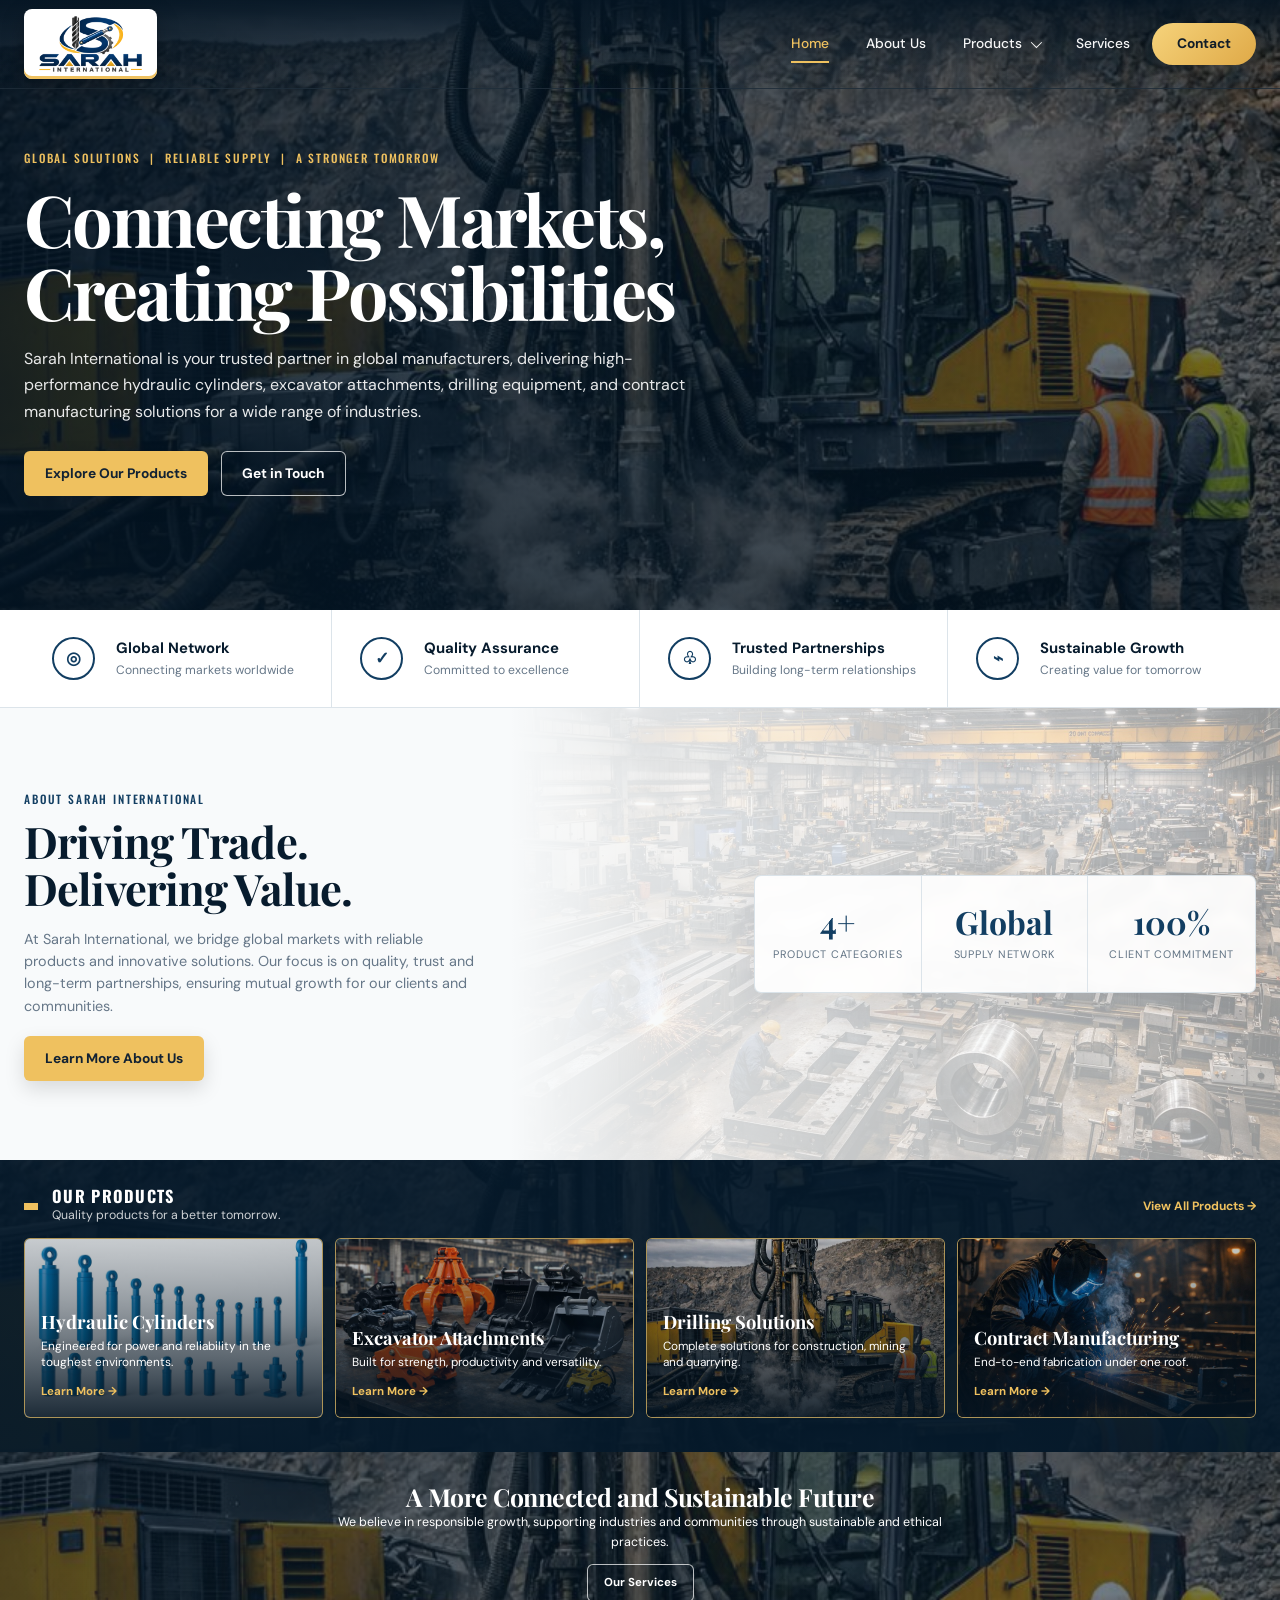
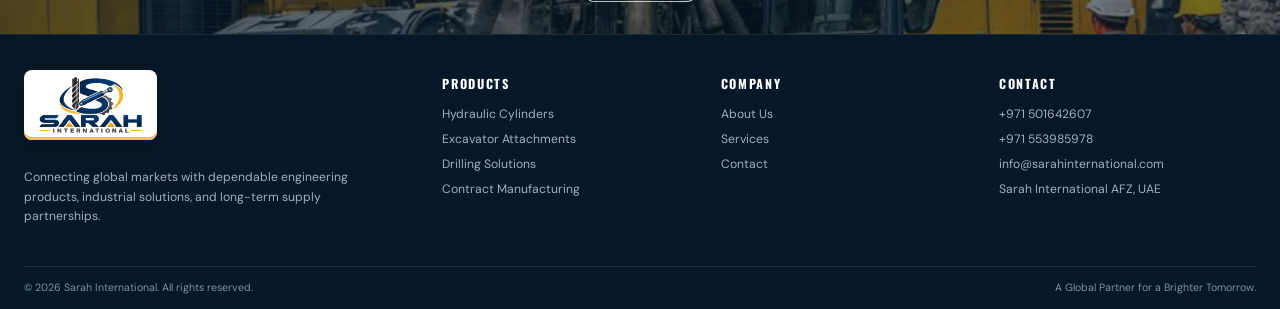
<file: index.html>
<!DOCTYPE html>
<html lang="en">
<head>
<meta charset="UTF-8">
<meta name="viewport" content="width=device-width, initial-scale=1.0">
<title>Sarah International | Global Industrial & Engineering Solutions</title>
<meta name="description" content="Sarah International connects global markets with dependable engineering products, industrial solutions, and reliable supply partnerships.">
<link rel="icon" href="images/favicon.png" type="image/png">
<link rel="stylesheet" href="css/styles.css">
</head>
<body class="page-home">
<header class="site-header">
  <div class="container">
    <a href="index.html" class="brand" aria-label="Sarah International home">
      <img class="brand-logo" src="images/logo.webp" width="720" height="392" alt="Sarah International">
    </a>
    <button class="nav-toggle" aria-label="Toggle navigation" aria-expanded="false"><span></span></button>
    <nav class="main-nav" aria-label="Primary">
      <ul>
        <li><a href="index.html" aria-current="page">Home</a></li>
        <li><a href="about.html">About Us</a></li>
        <li class="has-dropdown">
          <button type="button" class="products-link" aria-haspopup="true" aria-expanded="false">Products</button>
          <div class="products-dropdown" role="menu">
            <a href="hydraulic-cylinders.html" role="menuitem">Hydraulic Cylinders</a>
            <a href="excavator-attachments.html" role="menuitem">Excavator Attachments</a>
            <a href="drilling-solutions.html" role="menuitem">Drilling Solutions</a>
            <a href="contract-manufacturing.html" role="menuitem">Contract Manufacturing</a>
          </div>
        </li>
        <li><a href="services.html">Services</a></li>
        <li><a href="contact.html" class="nav-contact">Contact</a></li>
      </ul>
    </nav>
  </div>
</header>
<main>
  <section class="hero">
    <div class="hero-media">
      <img src="images/07_Surface_Drilling_Rig_Quarry.jpg" alt="Industrial drilling equipment operating at a quarry">
    </div>
    <div class="container hero-grid">
      <div class="hero-copy">
        <span class="hero-eyebrow">GLOBAL SOLUTIONS &nbsp;|&nbsp; RELIABLE SUPPLY &nbsp;|&nbsp; A STRONGER TOMORROW</span>
        <h1>Connecting Markets,<br>Creating Possibilities</h1>
        <p class="lede">Sarah International is your trusted partner in global manufacturers, delivering high-performance hydraulic cylinders, excavator attachments, drilling equipment, and contract manufacturing solutions for a wide range of industries.</p>
        <div class="hero-actions">
          <a href="#products" class="btn btn-primary">Explore Our Products</a>
          <a href="contact.html" class="btn btn-outline-light">Get in Touch</a>
        </div>
      </div>
    </div>
  </section>

  <section class="value-band">
    <div class="container value-grid">
      <div class="value-item reveal"><div class="value-icon">◎</div><div><h4>Global Network</h4><p>Connecting markets worldwide</p></div></div>
      <div class="value-item reveal"><div class="value-icon">✓</div><div><h4>Quality Assurance</h4><p>Committed to excellence</p></div></div>
      <div class="value-item reveal"><div class="value-icon">♧</div><div><h4>Trusted Partnerships</h4><p>Building long-term relationships</p></div></div>
      <div class="value-item reveal"><div class="value-icon">⌁</div><div><h4>Sustainable Growth</h4><p>Creating value for tomorrow</p></div></div>
    </div>
  </section>

  <section class="section about-home">
    <div class="container about-layout">
      <div class="about-copy reveal">
        <span class="kicker">About Sarah International</span>
        <h2>Driving Trade.<br>Delivering Value.</h2>
        <p>At Sarah International, we bridge global markets with reliable products and innovative solutions. Our focus is on quality, trust and long-term partnerships, ensuring mutual growth for our clients and communities.</p>
        <a class="btn btn-primary" href="about.html">Learn More About Us</a>
      </div>
      <div class="stats-card reveal">
        <div><strong>4+</strong><span>Product Categories</span></div>
        <div><strong>Global</strong><span>Supply Network</span></div>
        <div><strong>100%</strong><span>Client Commitment</span></div>
      </div>
    </div>
  </section>

  <section id="products" class="products-section">
    <div class="container">
      <div class="products-head">
        <div class="products-title"><div><h2>Our Products</h2><p>Quality products for a better tomorrow.</p></div></div>
        <a class="view-all" href="hydraulic-cylinders.html">View All Products <span aria-hidden="true">→</span></a>
      </div>
      <div class="product-card-grid">
        <article class="product-card">
          <img src="images/01_Hydraulic_Cylinders_Product_Range.jpg" alt="Hydraulic cylinders product range" loading="lazy">
          <div class="product-card-content"><h3>Hydraulic Cylinders</h3><p>Engineered for power and reliability in the toughest environments.</p><a href="hydraulic-cylinders.html">Learn More <span aria-hidden="true">→</span></a></div>
        </article>
        <article class="product-card">
          <img src="images/08_Excavator_Attachments_and_Buckets.jpg" alt="Excavator attachments and buckets" loading="lazy">
          <div class="product-card-content"><h3>Excavator Attachments</h3><p>Built for strength, productivity and versatility.</p><a href="excavator-attachments.html">Learn More <span aria-hidden="true">→</span></a></div>
        </article>
        <article class="product-card">
          <img src="images/07_Surface_Drilling_Rig_Quarry.jpg" alt="Surface drilling rig at a quarry" loading="lazy">
          <div class="product-card-content"><h3>Drilling Solutions</h3><p>Complete solutions for construction, mining and quarrying.</p><a href="drilling-solutions.html">Learn More <span aria-hidden="true">→</span></a></div>
        </article>
        <article class="product-card">
          <img src="images/09_Heavy_Fabrication_Welding.jpg" alt="Heavy fabrication and welding" loading="lazy">
          <div class="product-card-content"><h3>Contract Manufacturing</h3><p>End-to-end fabrication under one roof.</p><a href="contract-manufacturing.html">Learn More <span aria-hidden="true">→</span></a></div>
        </article>
      </div>
    </div>
  </section>

  <section class="cta-banner">
    <div class="container">
      <h2>A More Connected and Sustainable Future</h2>
      <p>We believe in responsible growth, supporting industries and communities through sustainable and ethical practices.</p>
      <a href="services.html" class="btn btn-outline-light">Our Services</a>
    </div>
  </section>
</main>
<footer class="site-footer">
  <div class="container">
    <div class="footer-grid">
      <div class="footer-brand">
        <a href="index.html" class="brand"><img class="brand-logo" src="images/logo.webp" width="720" height="392" alt="Sarah International"></a>
        <p>Connecting global markets with dependable engineering products, industrial solutions, and long-term supply partnerships.</p>
      </div>
      <div class="footer-col">
        <h5>Products</h5>
        <ul>
          <li><a href="hydraulic-cylinders.html">Hydraulic Cylinders</a></li>
          <li><a href="excavator-attachments.html">Excavator Attachments</a></li>
          <li><a href="drilling-solutions.html">Drilling Solutions</a></li>
          <li><a href="contract-manufacturing.html">Contract Manufacturing</a></li>
        </ul>
      </div>
      <div class="footer-col">
        <h5>Company</h5>
        <ul>
          <li><a href="about.html">About Us</a></li>
          <li><a href="services.html">Services</a></li>
          <li><a href="contact.html">Contact</a></li>
        </ul>
      </div>
      <div class="footer-col">
        <h5>Contact</h5>
        <ul>
          <li>+971 501642607</li>
          <li>+971 553985978</li>
          <li>info@sarahinternational.com</li>
          <li>Sarah International AFZ, UAE </li>
        </ul>
      </div>
    </div>
    <div class="footer-bottom">
      <span>&copy; <span id="year"></span> Sarah International. All rights reserved.</span>
      <span>A Global Partner for a Brighter Tomorrow.</span>
    </div>
  </div>
</footer>
<script src="js/main.js"></script>
</body>
</html>
</file>
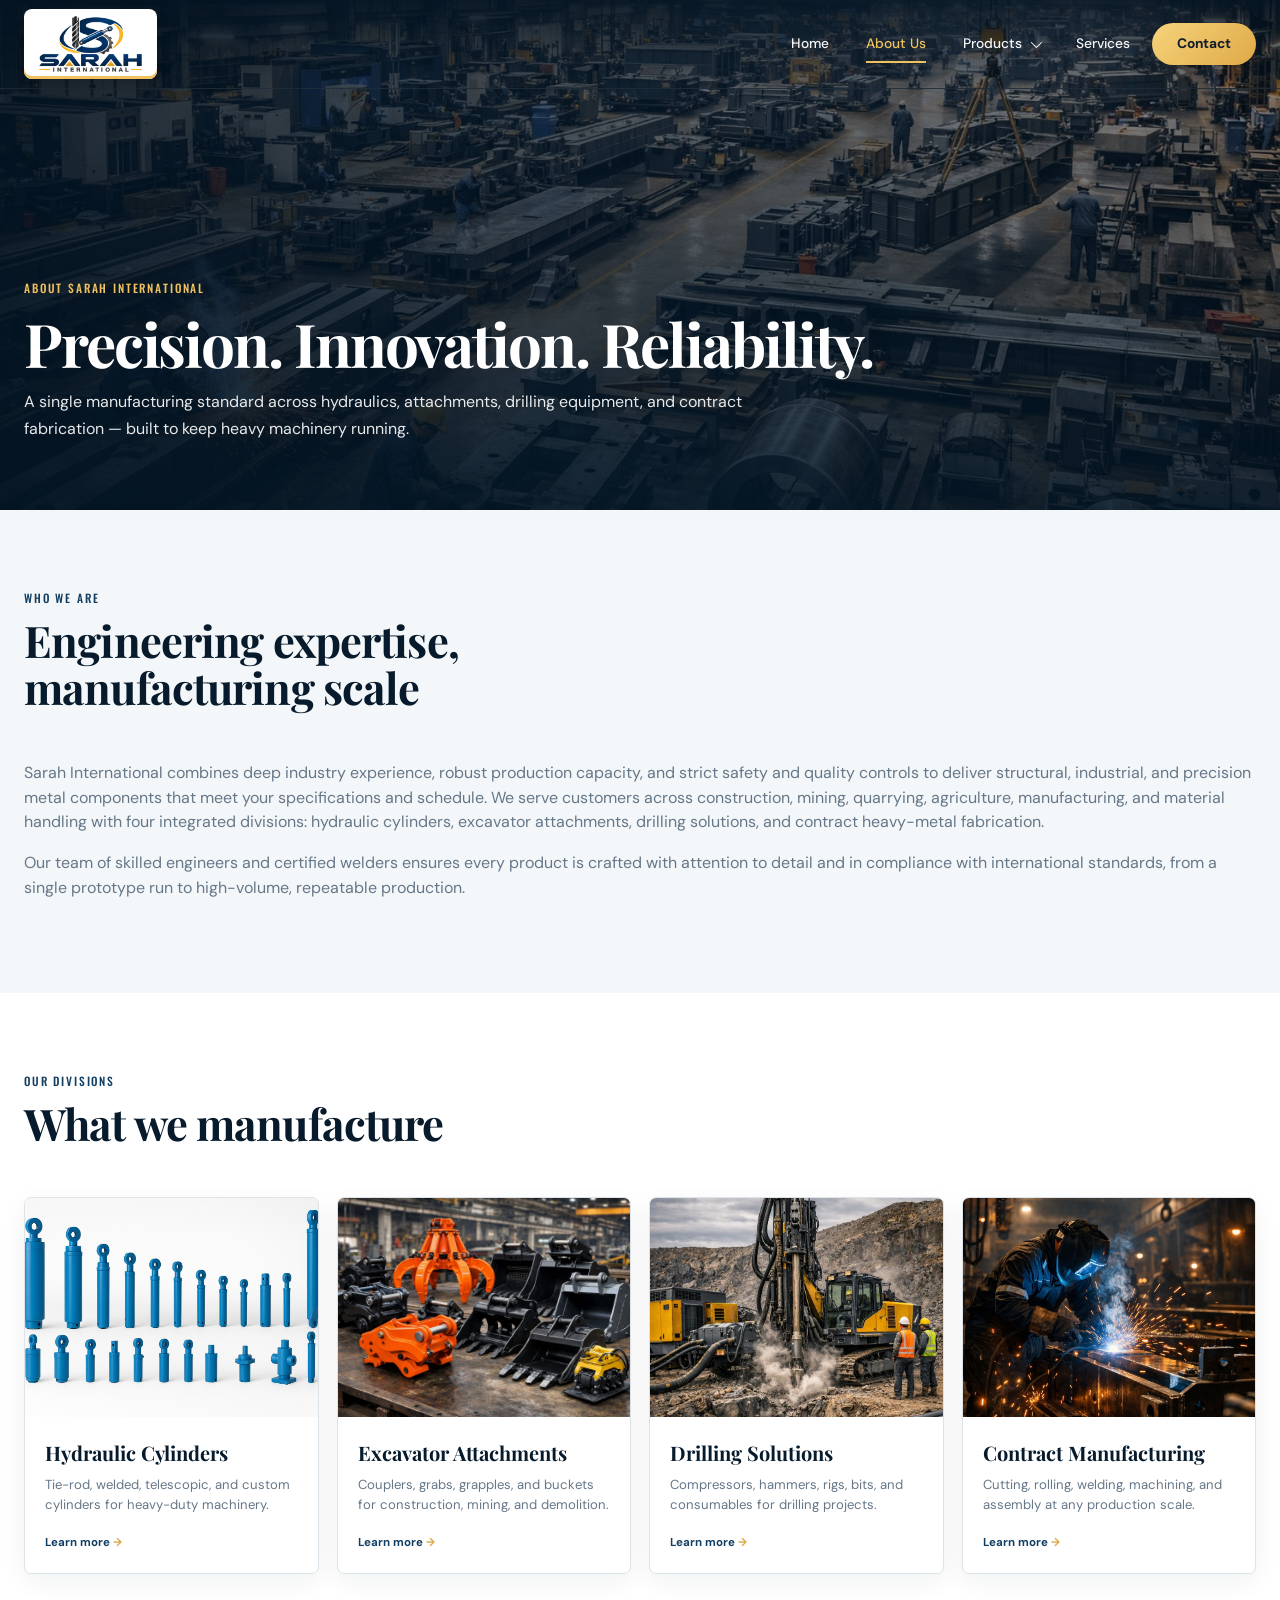
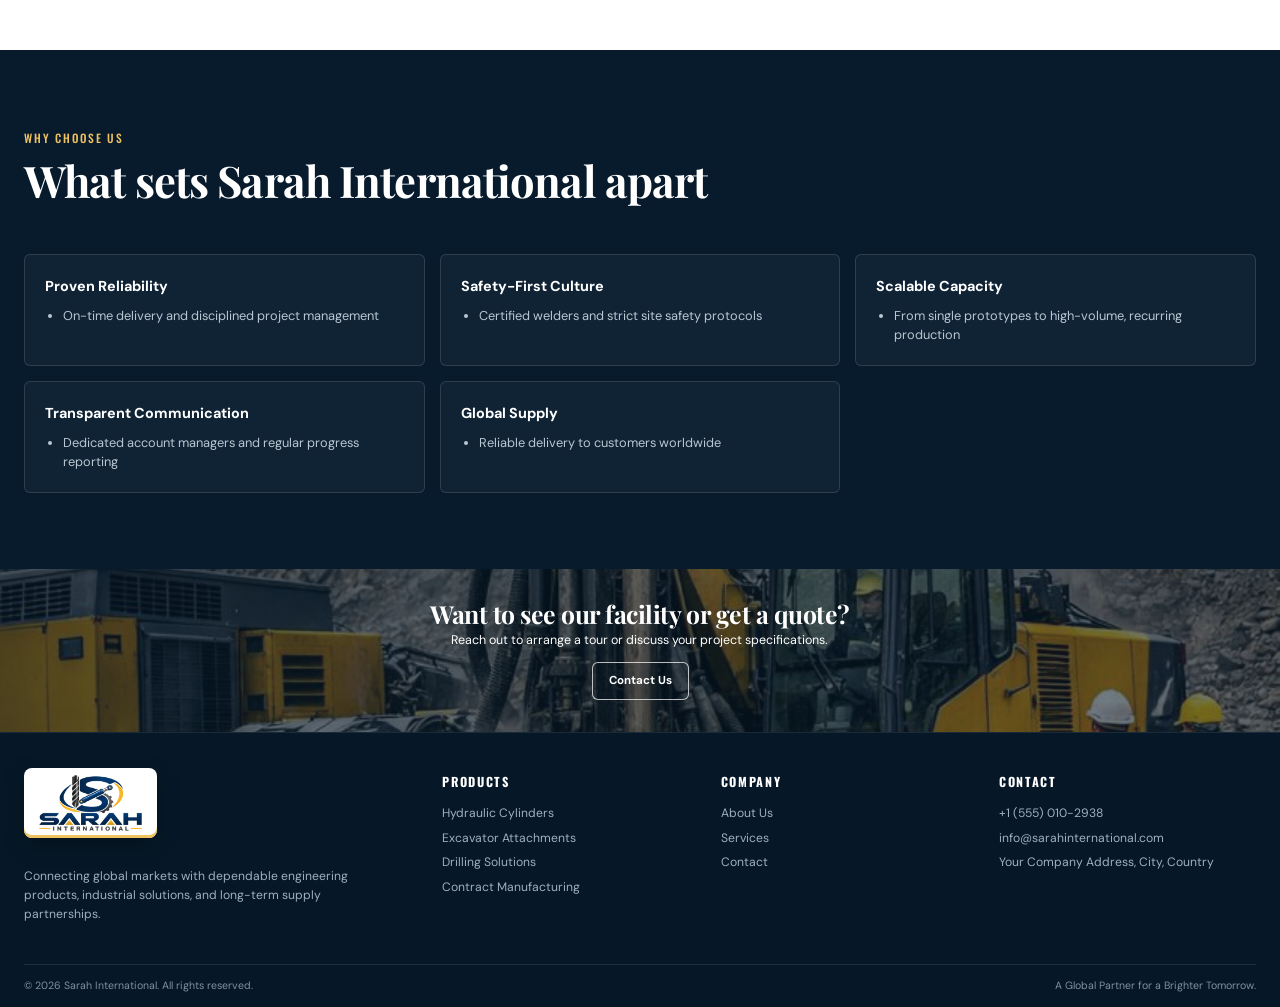
<file: about.html>
<!DOCTYPE html>
<html lang="en">
<head>
<meta charset="UTF-8">
<meta name="viewport" content="width=device-width, initial-scale=1.0">
<title>About Us | Sarah International</title>
<meta name="description" content="Sarah International is a heavy equipment manufacturer spanning hydraulic cylinders, excavator attachments, drilling solutions, and contract metal fabrication.">
<link rel="icon" href="images/favicon.png" type="image/png">
<link rel="stylesheet" href="css/styles.css">
</head>
<body class="page-about">

<header class="site-header">
  <div class="container">
    <a href="index.html" class="brand" aria-label="Sarah International home">
      <img class="brand-logo" src="images/logo.webp" width="720" height="392" alt="Sarah International">
    </a>
    <button class="nav-toggle" aria-label="Toggle navigation" aria-expanded="false"><span></span></button>
    <nav class="main-nav" aria-label="Primary">
      <ul>
        <li><a href="index.html">Home</a></li>
        <li><a href="about.html" aria-current="page">About Us</a></li>
        <li class="has-dropdown">
          <button type="button" class="products-link" aria-haspopup="true" aria-expanded="false">Products</button>
          <div class="products-dropdown" role="menu">
            <a href="hydraulic-cylinders.html" role="menuitem">Hydraulic Cylinders</a>
            <a href="excavator-attachments.html" role="menuitem">Excavator Attachments</a>
            <a href="drilling-solutions.html" role="menuitem">Drilling Solutions</a>
            <a href="contract-manufacturing.html" role="menuitem">Contract Manufacturing</a>
          </div>
        </li>
        <li><a href="services.html">Services</a></li>
        <li><a href="contact.html" class="nav-contact">Contact</a></li>
      </ul>
    </nav>
  </div>
</header>

<main>

  <section class="page-header">
    <div class="container">
      <span class="hero-eyebrow">About Sarah International</span>
      <h1>Precision. Innovation. Reliability.</h1>
      <p class="lede">A single manufacturing standard across hydraulics, attachments, drilling equipment, and contract fabrication &mdash; built to keep heavy machinery running.</p>
    </div>
  </section>

  <section class="section section-alt">
    <div class="container">
      <div class="section-head">
        <div>
          <span class="kicker">Who We Are</span>
          <h2>Engineering expertise, manufacturing scale</h2>
        </div>
      </div>
      <p>Sarah International combines deep industry experience, robust production capacity, and strict safety and quality controls to deliver structural, industrial, and precision metal components that meet your specifications and schedule. We serve customers across construction, mining, quarrying, agriculture, manufacturing, and material handling with four integrated divisions: hydraulic cylinders, excavator attachments, drilling solutions, and contract heavy-metal fabrication.</p>
      <p>Our team of skilled engineers and certified welders ensures every product is crafted with attention to detail and in compliance with international standards, from a single prototype run to high-volume, repeatable production.</p>
    </div>
  </section>

  <section class="section">
    <div class="container">
      <div class="section-head">
        <div>
          <span class="kicker">Our Divisions</span>
          <h2>What we manufacture</h2>
        </div>
      </div>
      <div class="card-grid">
        <article class="division-card">
          <div class="thumb"><img src="images/01_Hydraulic_Cylinders_Product_Range.jpg" alt="Hydraulic cylinders"></div>
          <div class="body">
            <h3>Hydraulic Cylinders</h3>
            <p>Tie-rod, welded, telescopic, and custom cylinders for heavy-duty machinery.</p>
            <a class="card-link" href="hydraulic-cylinders.html">Learn more</a>
          </div>
        </article>
        <article class="division-card">
          <div class="thumb"><img src="images/08_Excavator_Attachments_and_Buckets.jpg" alt="Excavator attachments"></div>
          <div class="body">
            <h3>Excavator Attachments</h3>
            <p>Couplers, grabs, grapples, and buckets for construction, mining, and demolition.</p>
            <a class="card-link" href="excavator-attachments.html">Learn more</a>
          </div>
        </article>
        <article class="division-card">
          <div class="thumb"><img src="images/07_Surface_Drilling_Rig_Quarry.jpg" alt="Drilling rig"></div>
          <div class="body">
            <h3>Drilling Solutions</h3>
            <p>Compressors, hammers, rigs, bits, and consumables for drilling projects.</p>
            <a class="card-link" href="drilling-solutions.html">Learn more</a>
          </div>
        </article>
        <article class="division-card">
          <div class="thumb"><img src="images/09_Heavy_Fabrication_Welding.jpg" alt="Fabrication shop floor"></div>
          <div class="body">
            <h3>Contract Manufacturing</h3>
            <p>Cutting, rolling, welding, machining, and assembly at any production scale.</p>
            <a class="card-link" href="contract-manufacturing.html">Learn more</a>
          </div>
        </article>
      </div>
    </div>
  </section>

  <section id="commitment" class="section section-dark">
    <div class="container">
      <div class="section-head">
        <div>
          <span class="kicker">Why Choose Us</span>
          <h2>What sets Sarah International apart</h2>
        </div>
      </div>
      <div class="bullet-grid">
        <div class="bullet-block">
          <h4>Proven Reliability</h4>
          <ul><li>On-time delivery and disciplined project management</li></ul>
        </div>
        <div class="bullet-block">
          <h4>Safety-First Culture</h4>
          <ul><li>Certified welders and strict site safety protocols</li></ul>
        </div>
        <div class="bullet-block">
          <h4>Scalable Capacity</h4>
          <ul><li>From single prototypes to high-volume, recurring production</li></ul>
        </div>
        <div class="bullet-block">
          <h4>Transparent Communication</h4>
          <ul><li>Dedicated account managers and regular progress reporting</li></ul>
        </div>
        <div class="bullet-block">
          <h4>Global Supply</h4>
          <ul><li>Reliable delivery to customers worldwide</li></ul>
        </div>
      </div>
    </div>
  </section>

  <section class="cta-banner">
    <div class="container">
      <div>
        <h2>Want to see our facility or get a quote?</h2>
        <p>Reach out to arrange a tour or discuss your project specifications.</p>
      </div>
      <a href="contact.html" class="btn btn-outline-light">Contact Us</a>
    </div>
  </section>

</main>

<footer class="site-footer">
  <div class="container">
    <div class="footer-grid">
      <div class="footer-brand">
        <a href="index.html" class="brand"><img class="brand-logo" src="images/logo.webp" width="720" height="392" alt="Sarah International"></a>
        <p>Connecting global markets with dependable engineering products, industrial solutions, and long-term supply partnerships.</p>
      </div>
      <div class="footer-col">
        <h5>Products</h5>
        <ul>
          <li><a href="hydraulic-cylinders.html">Hydraulic Cylinders</a></li>
          <li><a href="excavator-attachments.html">Excavator Attachments</a></li>
          <li><a href="drilling-solutions.html">Drilling Solutions</a></li>
          <li><a href="contract-manufacturing.html">Contract Manufacturing</a></li>
        </ul>
      </div>
      <div class="footer-col">
        <h5>Company</h5>
        <ul>
          <li><a href="about.html">About Us</a></li>
          <li><a href="services.html">Services</a></li>
          <li><a href="contact.html">Contact</a></li>
        </ul>
      </div>
      <div class="footer-col">
        <h5>Contact</h5>
        <ul>
          <li>+1 (555) 010-2938</li>
          <li>info@sarahinternational.com</li>
          <li>Your Company Address, City, Country</li>
        </ul>
      </div>
    </div>
    <div class="footer-bottom">
      <span>&copy; <span id="year"></span> Sarah International. All rights reserved.</span>
      <span>A Global Partner for a Brighter Tomorrow.</span>
    </div>
  </div>
</footer>
<script src="js/main.js"></script>
</body>
</html>
</file>
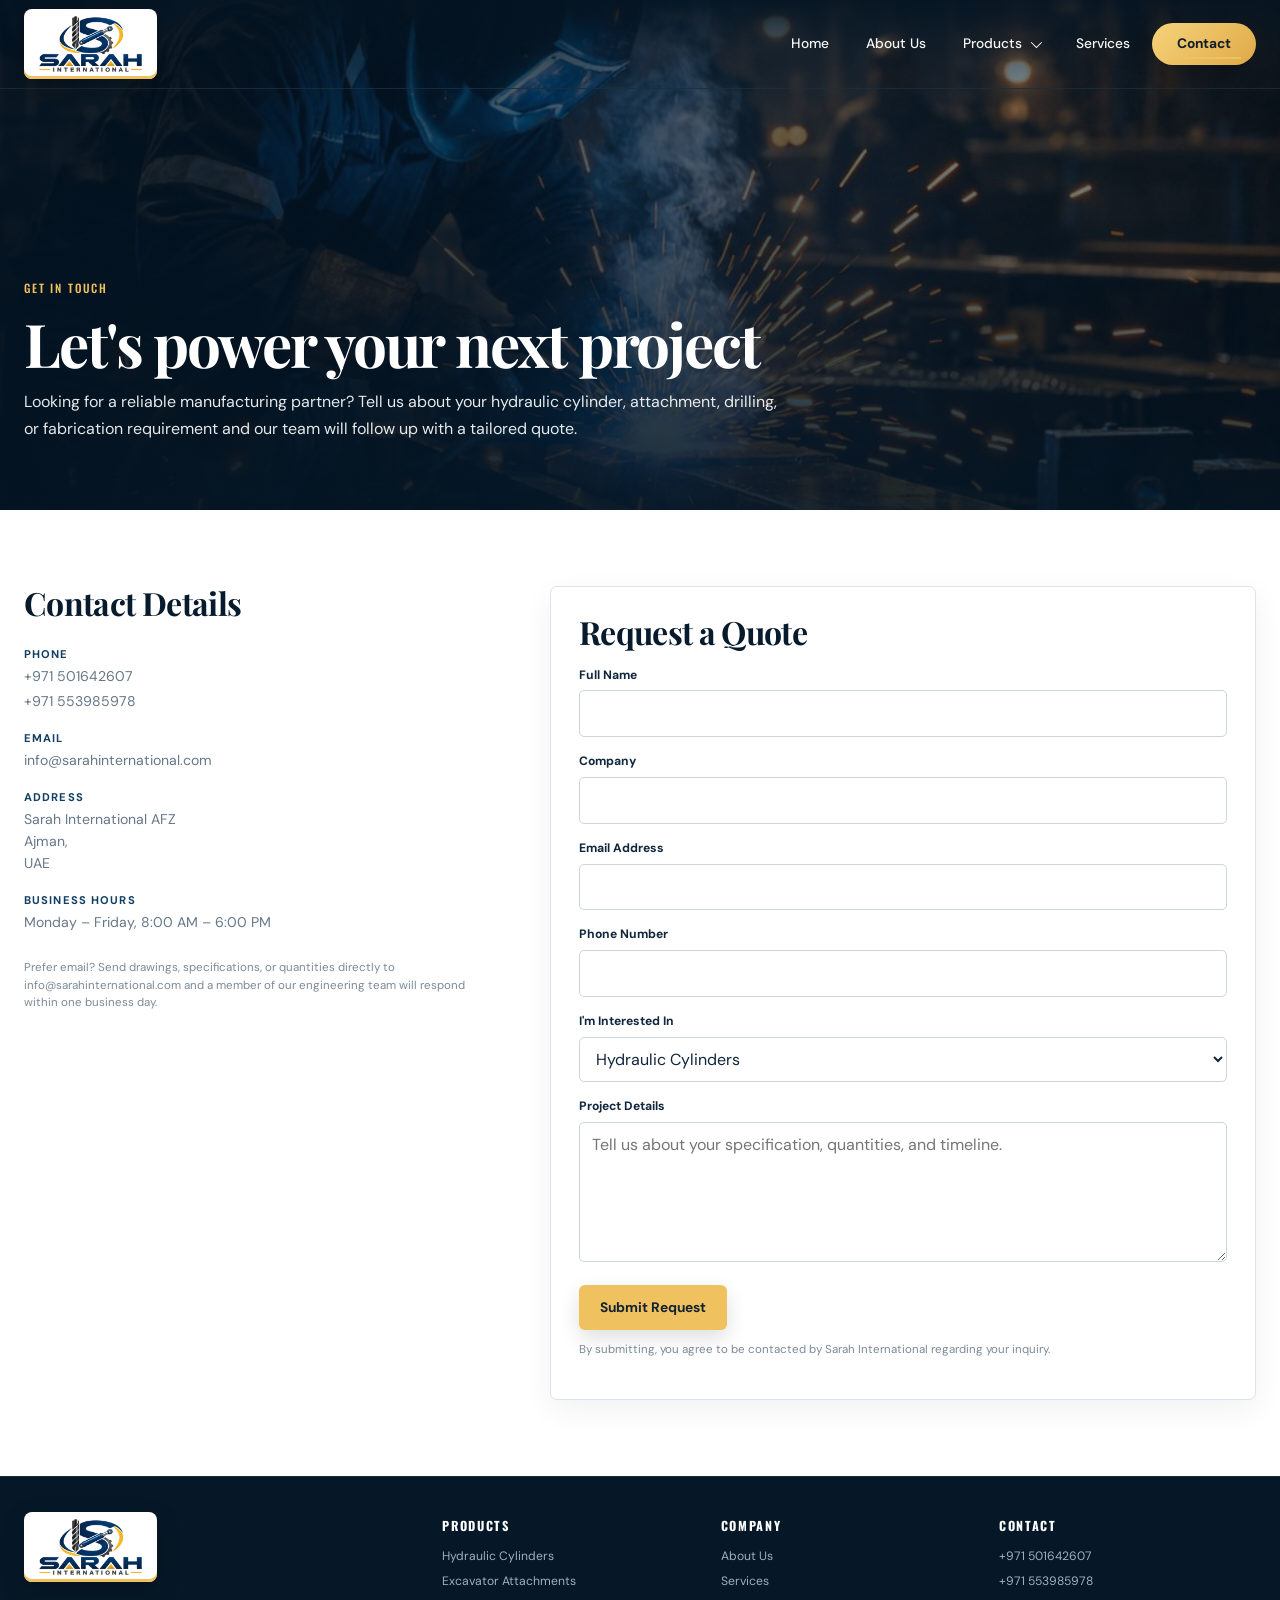
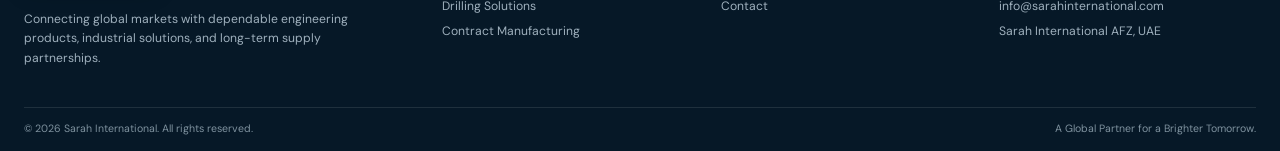
<file: contact.html>
<!DOCTYPE html>
<html lang="en">
<head>
<meta charset="UTF-8">
<meta name="viewport" content="width=device-width, initial-scale=1.0">
<title>Contact Us | Sarah International</title>
<meta name="description" content="Get a quote from Sarah International for hydraulic cylinders, excavator attachments, drilling solutions, or contract heavy-metal fabrication.">
<link rel="icon" href="images/favicon.png" type="image/png">
<link rel="stylesheet" href="css/styles.css">
</head>
<body class="page-contact">

<header class="site-header">
  <div class="container">
    <a href="index.html" class="brand" aria-label="Sarah International home">
      <img class="brand-logo" src="images/logo.webp" width="720" height="392" alt="Sarah International">
    </a>
    <button class="nav-toggle" aria-label="Toggle navigation" aria-expanded="false"><span></span></button>
    <nav class="main-nav" aria-label="Primary">
      <ul>
        <li><a href="index.html">Home</a></li>
        <li><a href="about.html">About Us</a></li>
        <li class="has-dropdown">
          <button type="button" class="products-link" aria-haspopup="true" aria-expanded="false">Products</button>
          <div class="products-dropdown" role="menu">
            <a href="hydraulic-cylinders.html" role="menuitem">Hydraulic Cylinders</a>
            <a href="excavator-attachments.html" role="menuitem">Excavator Attachments</a>
            <a href="drilling-solutions.html" role="menuitem">Drilling Solutions</a>
            <a href="contract-manufacturing.html" role="menuitem">Contract Manufacturing</a>
          </div>
        </li>
        <li><a href="services.html">Services</a></li>
        <li><a href="contact.html" class="nav-contact" aria-current="page">Contact</a></li>
      </ul>
    </nav>
  </div>
</header>

<main>

  <section class="page-header">
    <div class="container">
      <span class="hero-eyebrow">Get In Touch</span>
      <h1>Let's power your next project</h1>
      <p class="lede">Looking for a reliable manufacturing partner? Tell us about your hydraulic cylinder, attachment, drilling, or fabrication requirement and our team will follow up with a tailored quote.</p>
    </div>
  </section>

  <section class="section">
    <div class="container">
      <div class="contact-grid">

        <div class="contact-info">
          <h2>Contact Details</h2>
          <dl>
            <dt>Phone</dt>
            <dd>+971 501642607</dd>
            <dd>+971 553985978</dd>

            <dt>Email</dt>
            <dd>info@sarahinternational.com</dd>

            <dt>Address</dt>
            <dd>Sarah International AFZ<br>Ajman,<br>UAE</dd>

            <dt>Business Hours</dt>
            <dd>Monday &ndash; Friday, 8:00 AM &ndash; 6:00 PM</dd>
          </dl>
          <p class="form-note">Prefer email? Send drawings, specifications, or quantities directly to info@sarahinternational.com and a member of our engineering team will respond within one business day.</p>
        </div>

        <div class="contact-form">
          <h2>Request a Quote</h2>
          <!--
            This is a static form for GitHub Pages (no backend included).
            Wire it up to a form service such as Formspree, Getform, or
            Netlify Forms by setting the `action` attribute, or replace
            the <form> with your own backend endpoint.
          -->
          <form action="https://formspree.io/f/your-form-id" method="POST">
            <div class="form-field">
              <label for="name">Full Name</label>
              <input type="text" id="name" name="name" required>
            </div>
            <div class="form-field">
              <label for="company">Company</label>
              <input type="text" id="company" name="company">
            </div>
            <div class="form-field">
              <label for="email">Email Address</label>
              <input type="email" id="email" name="email" required>
            </div>
            <div class="form-field">
              <label for="phone">Phone Number</label>
              <input type="tel" id="phone" name="phone">
            </div>
            <div class="form-field">
              <label for="division">I'm Interested In</label>
              <select id="division" name="division">
                <option value="Hydraulic Cylinders">Hydraulic Cylinders</option>
                <option value="Excavator Attachments">Excavator Attachments</option>
                <option value="Drilling Solutions">Drilling Solutions</option>
                <option value="Contract Manufacturing">Contract Manufacturing</option>
                <option value="Other">Other / Not Sure</option>
              </select>
            </div>
            <div class="form-field">
              <label for="message">Project Details</label>
              <textarea id="message" name="message" placeholder="Tell us about your specification, quantities, and timeline." required></textarea>
            </div>
            <button type="submit" class="btn btn-primary">Submit Request</button>
            <p class="form-note">By submitting, you agree to be contacted by Sarah International regarding your inquiry.</p>
          </form>
        </div>

      </div>
    </div>
  </section>

</main>

<footer class="site-footer">
  <div class="container">
    <div class="footer-grid">
      <div class="footer-brand">
        <a href="index.html" class="brand"><img class="brand-logo" src="images/logo.webp" width="720" height="392" alt="Sarah International"></a>
        <p>Connecting global markets with dependable engineering products, industrial solutions, and long-term supply partnerships.</p>
      </div>
      <div class="footer-col">
        <h5>Products</h5>
        <ul>
          <li><a href="hydraulic-cylinders.html">Hydraulic Cylinders</a></li>
          <li><a href="excavator-attachments.html">Excavator Attachments</a></li>
          <li><a href="drilling-solutions.html">Drilling Solutions</a></li>
          <li><a href="contract-manufacturing.html">Contract Manufacturing</a></li>
        </ul>
      </div>
      <div class="footer-col">
        <h5>Company</h5>
        <ul>
          <li><a href="about.html">About Us</a></li>
          <li><a href="services.html">Services</a></li>
          <li><a href="contact.html">Contact</a></li>
        </ul>
      </div>
      <div class="footer-col">
        <h5>Contact</h5>
        <ul>
          <li>+971 501642607</li>
          <li>+971 553985978</li>
          <li>info@sarahinternational.com</li>
          <li>Sarah International AFZ, UAE </li>
        </ul>
      </div>
    </div>
    <div class="footer-bottom">
      <span>&copy; <span id="year"></span> Sarah International. All rights reserved.</span>
      <span>A Global Partner for a Brighter Tomorrow.</span>
    </div>
  </div>
</footer>
<script src="js/main.js"></script>
</body>
</html>
</file>
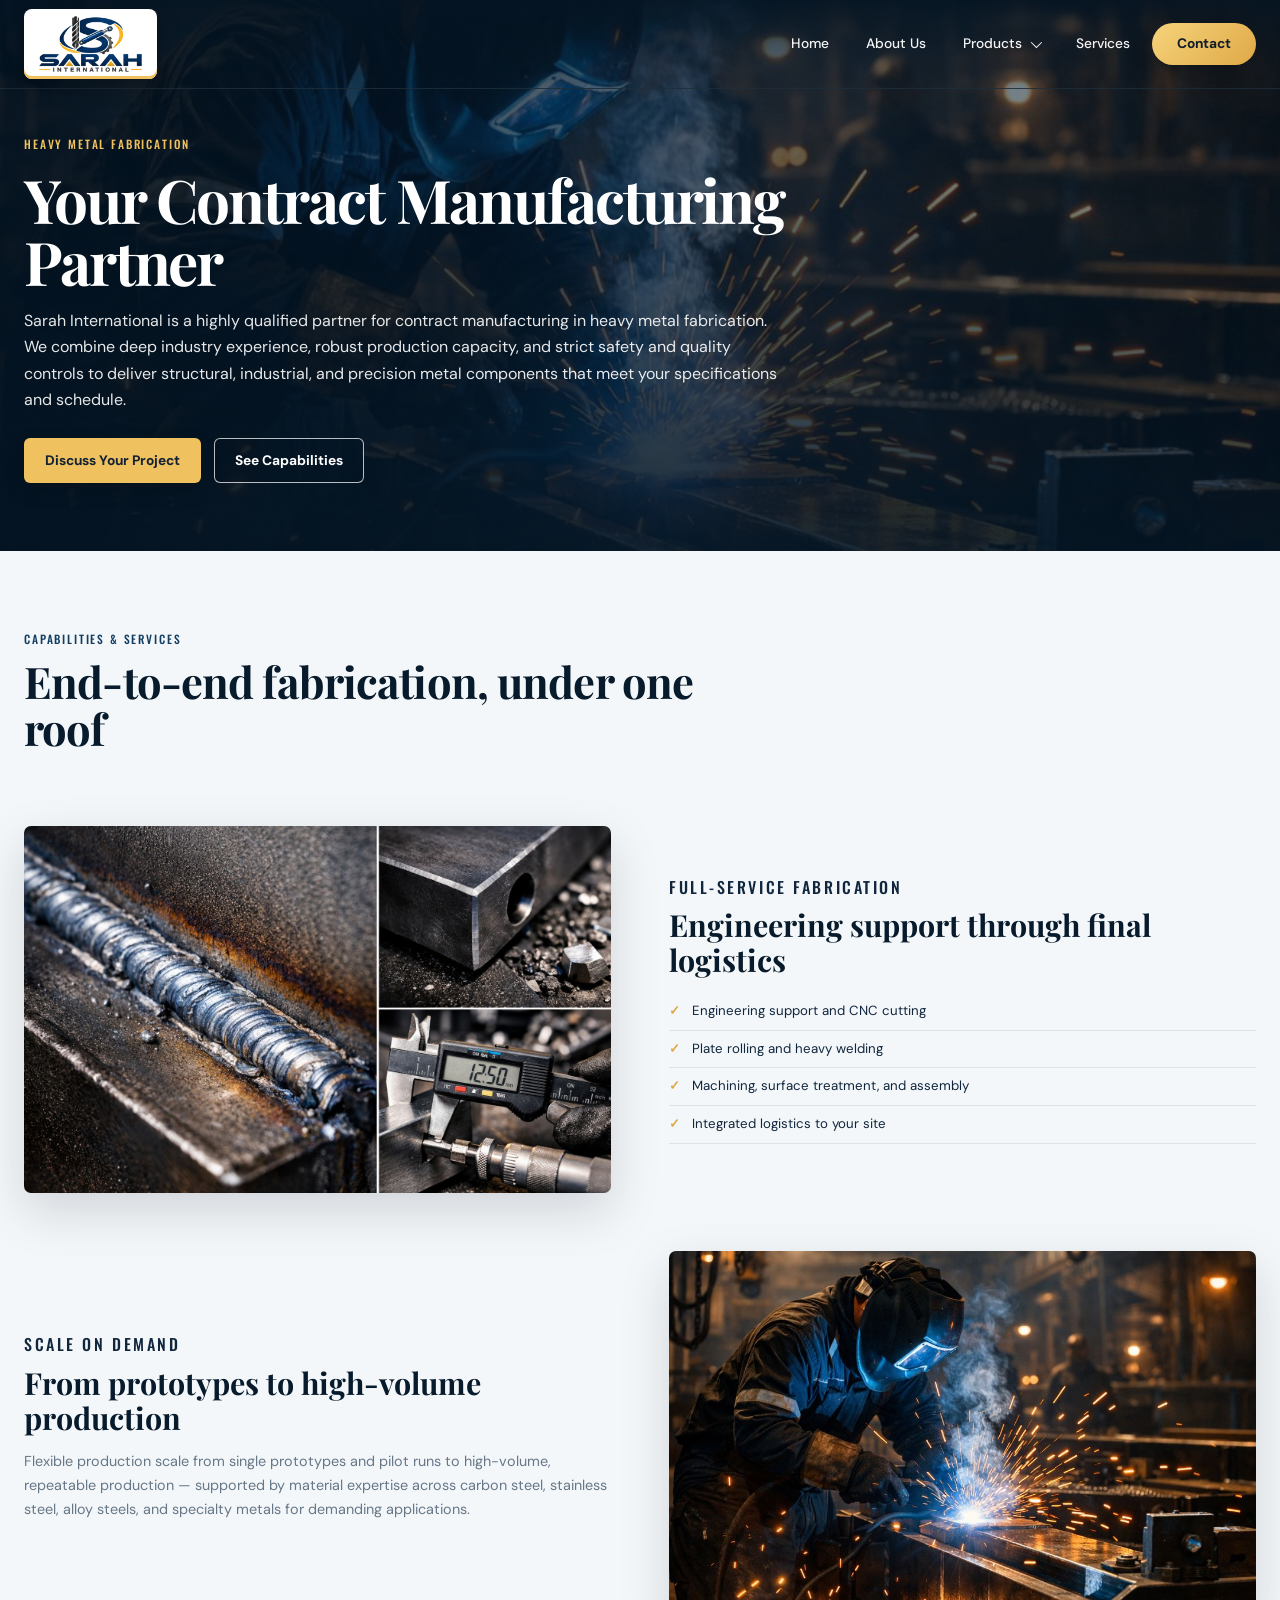
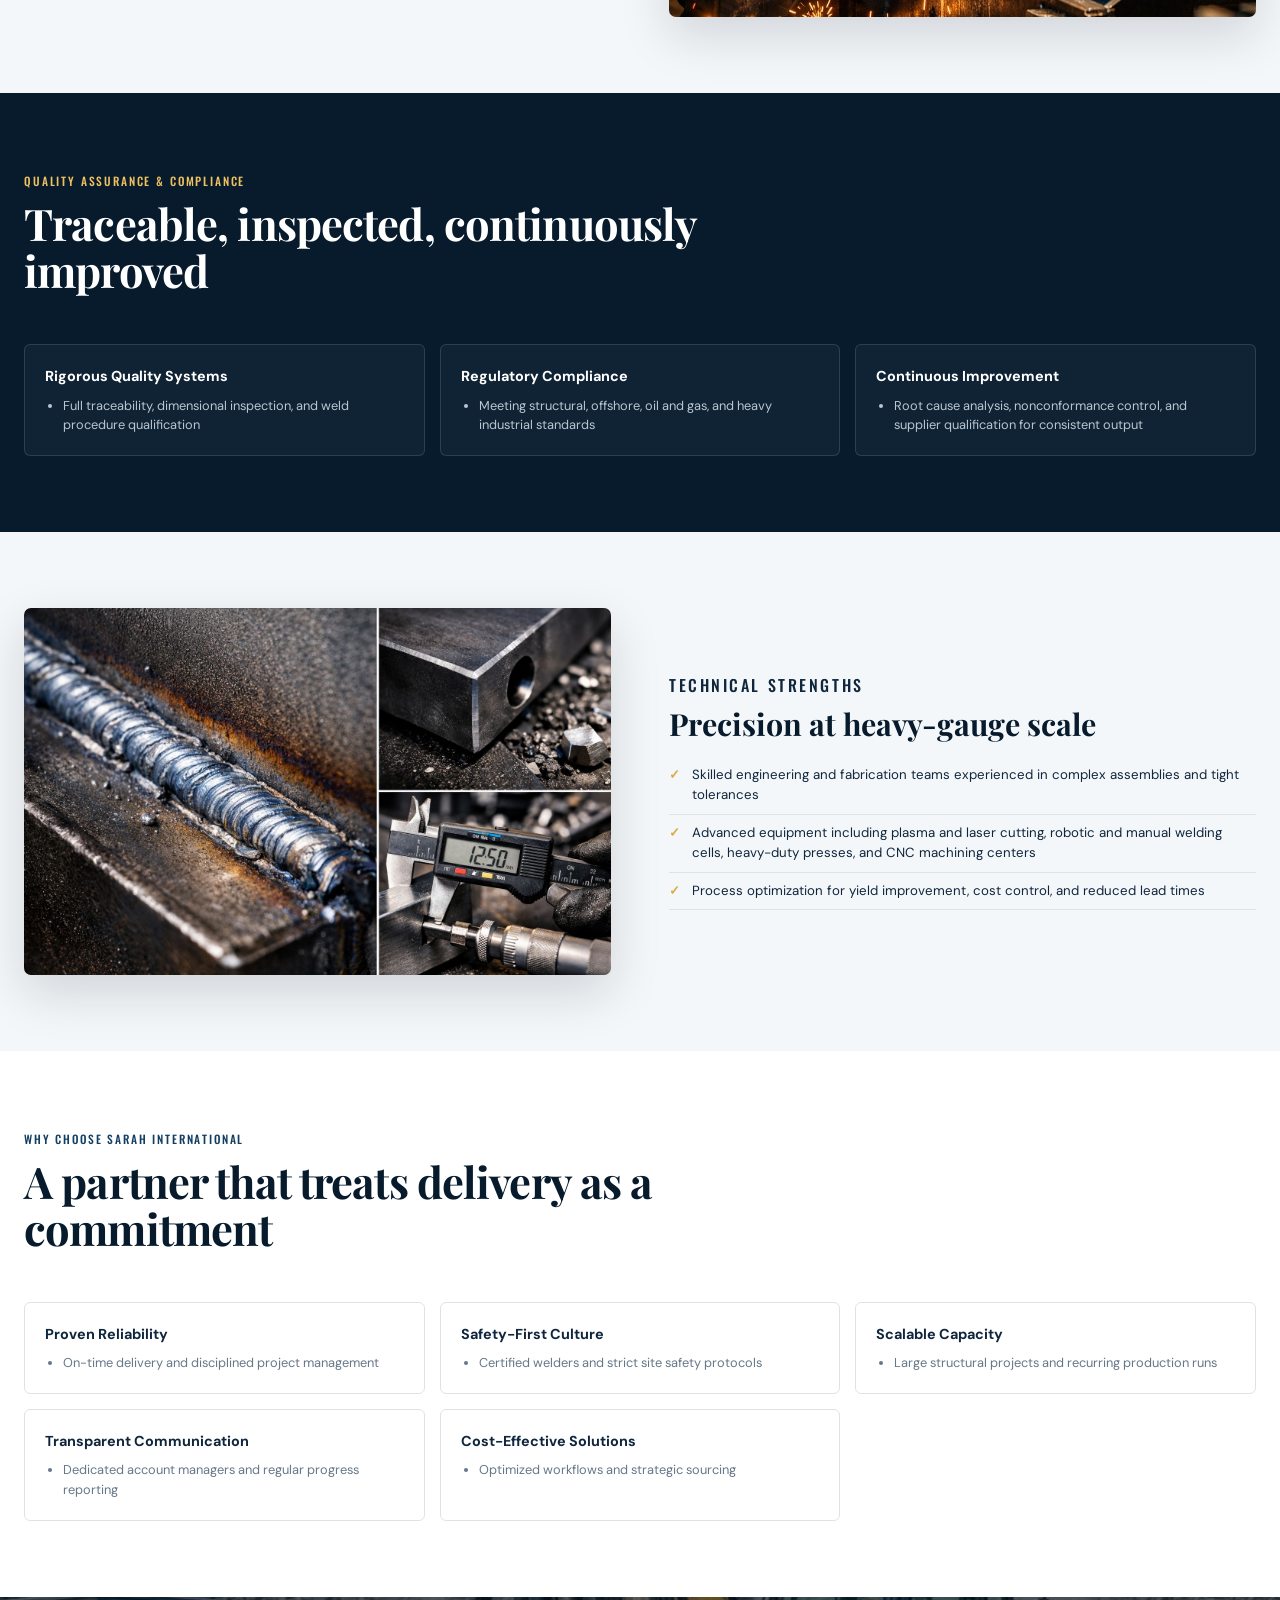
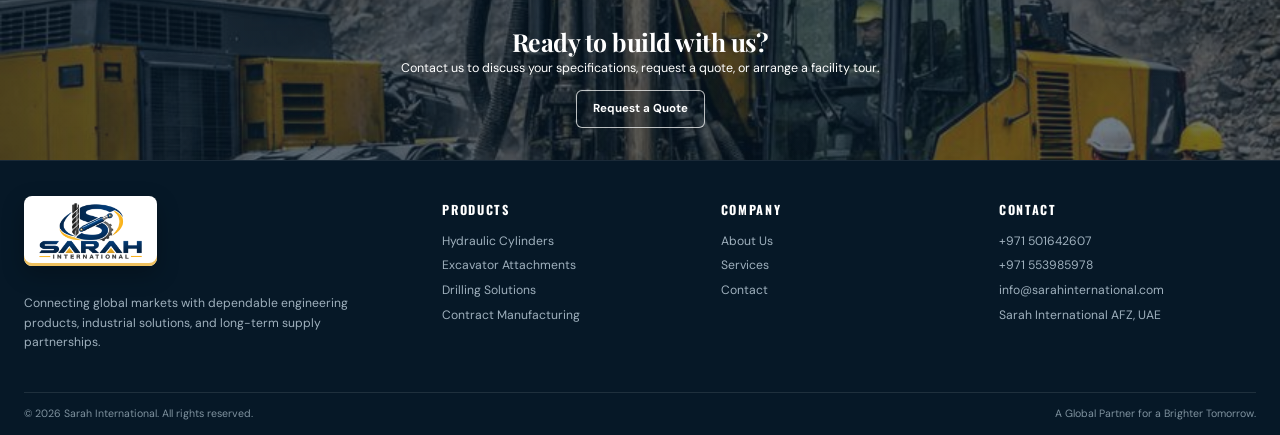
<file: contract-manufacturing.html>
<!DOCTYPE html>
<html lang="en">
<head>
<meta charset="UTF-8">
<meta name="viewport" content="width=device-width, initial-scale=1.0">
<title>Contract Manufacturing | Sarah International</title>
<meta name="description" content="Contract manufacturing partner for heavy metal fabrication — CNC cutting, plate rolling, heavy welding, machining, surface treatment, assembly, and logistics.">
<link rel="icon" href="images/favicon.png" type="image/png">
<link rel="stylesheet" href="css/styles.css">
</head>
<body class="page-contract">

<header class="site-header">
  <div class="container">
    <a href="index.html" class="brand" aria-label="Sarah International home">
      <img class="brand-logo" src="images/logo.webp" width="720" height="392" alt="Sarah International">
    </a>
    <button class="nav-toggle" aria-label="Toggle navigation" aria-expanded="false"><span></span></button>
    <nav class="main-nav" aria-label="Primary">
      <ul>
        <li><a href="index.html">Home</a></li>
        <li><a href="about.html">About Us</a></li>
        <li class="has-dropdown">
          <button type="button" class="products-link" aria-haspopup="true" aria-expanded="false">Products</button>
          <div class="products-dropdown" role="menu">
            <a href="hydraulic-cylinders.html" role="menuitem">Hydraulic Cylinders</a>
            <a href="excavator-attachments.html" role="menuitem">Excavator Attachments</a>
            <a href="drilling-solutions.html" role="menuitem">Drilling Solutions</a>
            <a href="contract-manufacturing.html" role="menuitem">Contract Manufacturing</a>
          </div>
        </li>
        <li><a href="services.html">Services</a></li>
        <li><a href="contact.html" class="nav-contact">Contact</a></li>
      </ul>
    </nav>
  </div>
</header>

<main>

  <section class="page-header">
    <div class="container">
      <span class="hero-eyebrow">Heavy Metal Fabrication</span>
      <h1>Your Contract Manufacturing Partner</h1>
      <p class="lede">Sarah International is a highly qualified partner for contract manufacturing in heavy metal fabrication. We combine deep industry experience, robust production capacity, and strict safety and quality controls to deliver structural, industrial, and precision metal components that meet your specifications and schedule.</p>
      <div class="hero-actions">
        <a href="contact.html" class="btn btn-primary">Discuss Your Project</a>
        <a href="#capabilities" class="btn btn-outline-light">See Capabilities</a>
      </div>
    </div>
  </section>

  <section id="capabilities" class="section section-alt">
    <div class="container">
      <div class="section-head">
        <div>
          <span class="kicker">Capabilities &amp; Services</span>
          <h2>End-to-end fabrication, under one roof</h2>
        </div>
      </div>

      <div class="feature-row">
        <div class="row-media">
          <img src="images/05_Welding_and_Dimensional_Inspection.jpg" alt="Welder fabricating a heavy steel assembly with visible sparks">
        </div>
        <div class="row-copy">
          <span class="cap">Full-Service Fabrication</span>
          <h3>Engineering support through final logistics</h3>
          <ul class="spec-list">
            <li>Engineering support and CNC cutting</li>
            <li>Plate rolling and heavy welding</li>
            <li>Machining, surface treatment, and assembly</li>
            <li>Integrated logistics to your site</li>
          </ul>
        </div>
      </div>

      <div class="feature-row reverse">
        <div class="row-media">
          <img src="images/09_Heavy_Fabrication_Welding.jpg" alt="Fabrication shop floor with large steel components staged for production">
        </div>
        <div class="row-copy">
          <span class="cap">Scale on Demand</span>
          <h3>From prototypes to high-volume production</h3>
          <p>Flexible production scale from single prototypes and pilot runs to high-volume, repeatable production &mdash; supported by material expertise across carbon steel, stainless steel, alloy steels, and specialty metals for demanding applications.</p>
        </div>
      </div>
    </div>
  </section>

  <section class="section section-dark">
    <div class="container">
      <div class="section-head">
        <div>
          <span class="kicker">Quality Assurance &amp; Compliance</span>
          <h2>Traceable, inspected, continuously improved</h2>
        </div>
      </div>
      <div class="bullet-grid">
        <div class="bullet-block">
          <h4>Rigorous Quality Systems</h4>
          <ul><li>Full traceability, dimensional inspection, and weld procedure qualification</li></ul>
        </div>
        <div class="bullet-block">
          <h4>Regulatory Compliance</h4>
          <ul><li>Meeting structural, offshore, oil and gas, and heavy industrial standards</li></ul>
        </div>
        <div class="bullet-block">
          <h4>Continuous Improvement</h4>
          <ul><li>Root cause analysis, nonconformance control, and supplier qualification for consistent output</li></ul>
        </div>
      </div>
    </div>
  </section>

  <section class="section section-alt">
    <div class="container">
      <div class="feature-row" style="border-top:none;padding-top:0;">
        <div class="row-media">
          <img src="images/05_Welding_and_Dimensional_Inspection.jpg" alt="Weld seam, precision-cut steel corner, and caliper measurement of steel thickness">
        </div>
        <div class="row-copy">
          <span class="cap">Technical Strengths</span>
          <h3>Precision at heavy-gauge scale</h3>
          <ul class="spec-list">
            <li>Skilled engineering and fabrication teams experienced in complex assemblies and tight tolerances</li>
            <li>Advanced equipment including plasma and laser cutting, robotic and manual welding cells, heavy-duty presses, and CNC machining centers</li>
            <li>Process optimization for yield improvement, cost control, and reduced lead times</li>
          </ul>
        </div>
      </div>
    </div>
  </section>

  <section class="section">
    <div class="container">
      <div class="section-head">
        <div>
          <span class="kicker">Why Choose Sarah International</span>
          <h2>A partner that treats delivery as a commitment</h2>
        </div>
      </div>
      <div class="bullet-grid">
        <div class="bullet-block">
          <h4>Proven Reliability</h4>
          <ul><li>On-time delivery and disciplined project management</li></ul>
        </div>
        <div class="bullet-block">
          <h4>Safety-First Culture</h4>
          <ul><li>Certified welders and strict site safety protocols</li></ul>
        </div>
        <div class="bullet-block">
          <h4>Scalable Capacity</h4>
          <ul><li>Large structural projects and recurring production runs</li></ul>
        </div>
        <div class="bullet-block">
          <h4>Transparent Communication</h4>
          <ul><li>Dedicated account managers and regular progress reporting</li></ul>
        </div>
        <div class="bullet-block">
          <h4>Cost-Effective Solutions</h4>
          <ul><li>Optimized workflows and strategic sourcing</li></ul>
        </div>
      </div>
    </div>
  </section>

  <section class="cta-banner">
    <div class="container">
      <div>
        <h2>Ready to build with us?</h2>
        <p>Contact us to discuss your specifications, request a quote, or arrange a facility tour.</p>
      </div>
      <a href="contact.html" class="btn btn-outline-light">Request a Quote</a>
    </div>
  </section>

</main>

<footer class="site-footer">
  <div class="container">
    <div class="footer-grid">
      <div class="footer-brand">
        <a href="index.html" class="brand"><img class="brand-logo" src="images/logo.webp" width="720" height="392" alt="Sarah International"></a>
        <p>Connecting global markets with dependable engineering products, industrial solutions, and long-term supply partnerships.</p>
      </div>
      <div class="footer-col">
        <h5>Products</h5>
        <ul>
          <li><a href="hydraulic-cylinders.html">Hydraulic Cylinders</a></li>
          <li><a href="excavator-attachments.html">Excavator Attachments</a></li>
          <li><a href="drilling-solutions.html">Drilling Solutions</a></li>
          <li><a href="contract-manufacturing.html">Contract Manufacturing</a></li>
        </ul>
      </div>
      <div class="footer-col">
        <h5>Company</h5>
        <ul>
          <li><a href="about.html">About Us</a></li>
          <li><a href="services.html">Services</a></li>
          <li><a href="contact.html">Contact</a></li>
        </ul>
      </div>
      <div class="footer-col">
        <h5>Contact</h5>
        <ul>
          <li>+971 501642607</li>
          <li>+971 553985978</li>
          <li>info@sarahinternational.com</li>
          <li>Sarah International AFZ, UAE </li>
        </ul>
      </div>
    </div>
    <div class="footer-bottom">
      <span>&copy; <span id="year"></span> Sarah International. All rights reserved.</span>
      <span>A Global Partner for a Brighter Tomorrow.</span>
    </div>
  </div>
</footer>
<script src="js/main.js"></script>
</body>
</html>
</file>
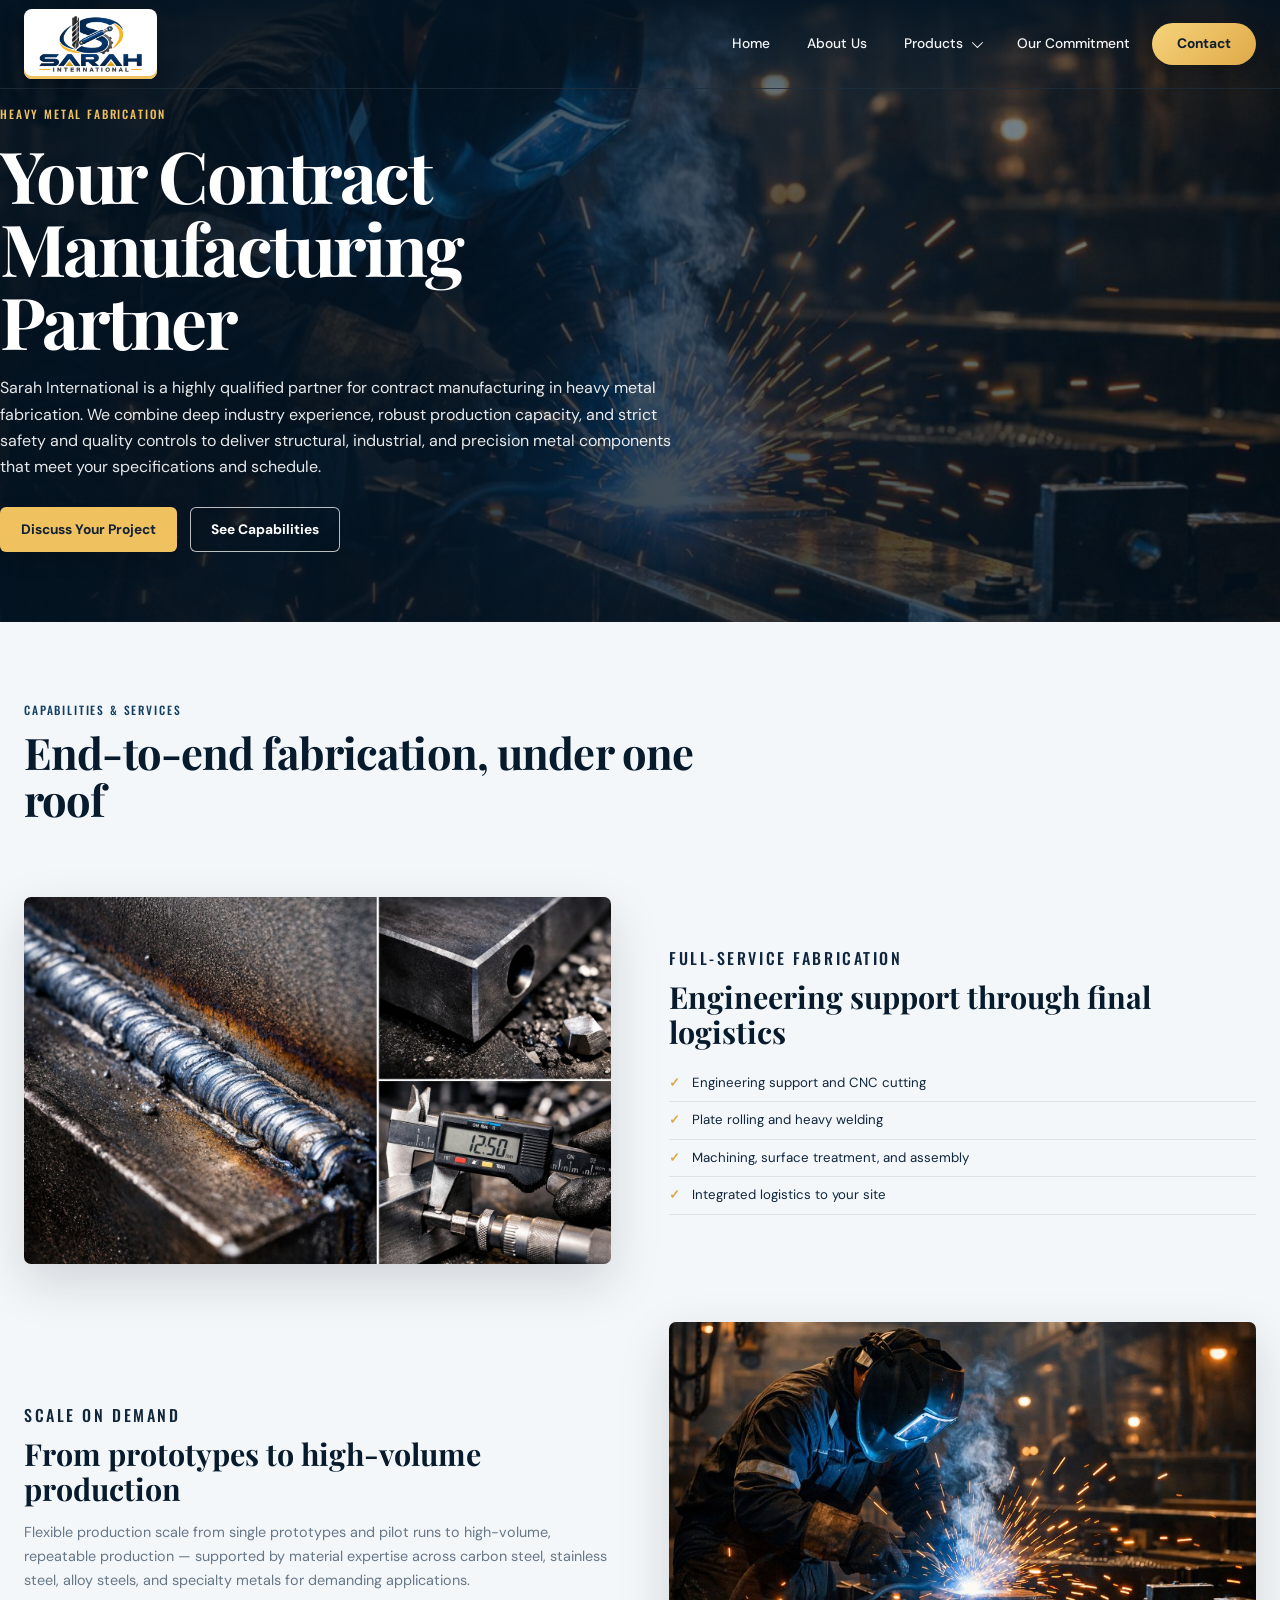
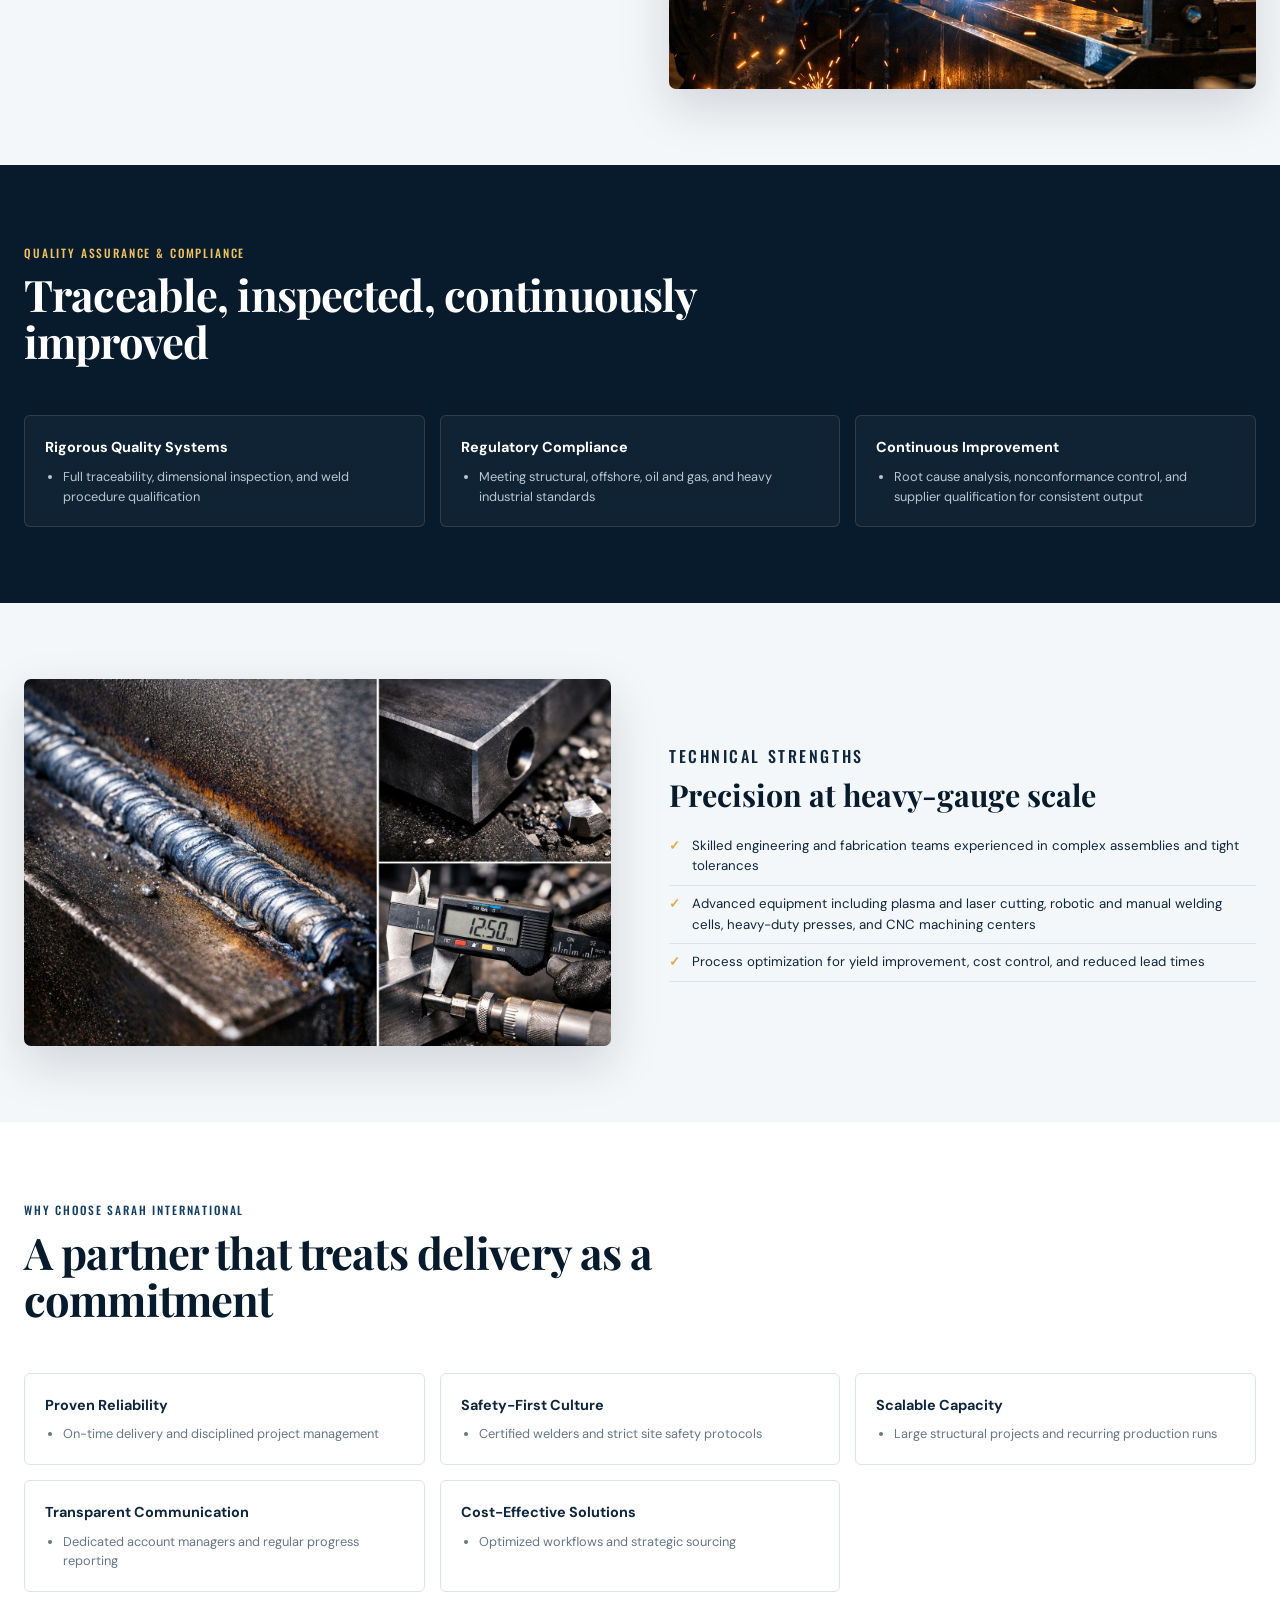
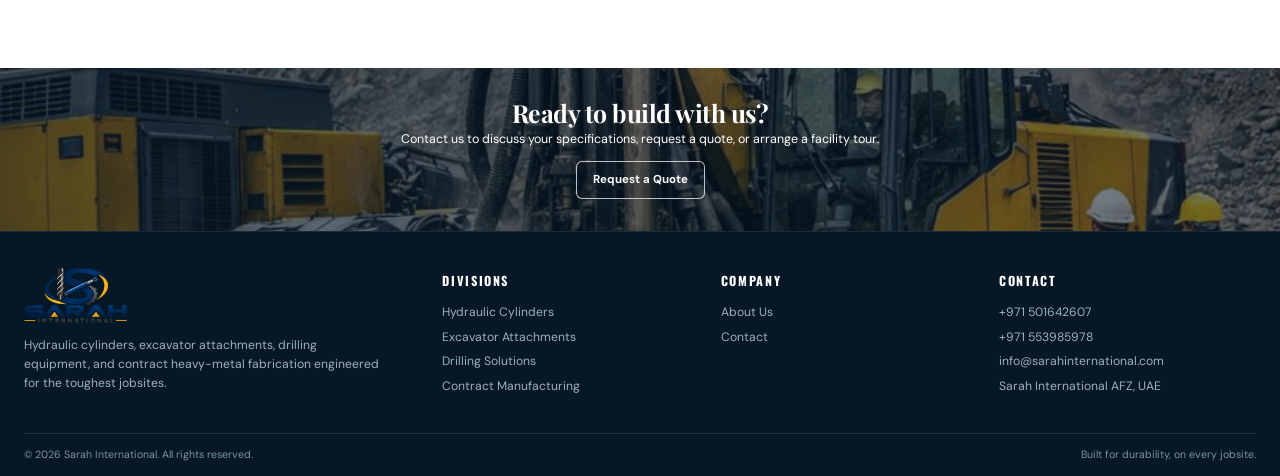
<file: contract-manufacturing_2.html>
<!DOCTYPE html>
<html lang="en">
<head>
<meta charset="UTF-8">
<meta name="viewport" content="width=device-width, initial-scale=1.0">
<title>Contract Manufacturing | Sarah International</title>
<meta name="description" content="Contract manufacturing partner for heavy metal fabrication — CNC cutting, plate rolling, heavy welding, machining, surface treatment, assembly, and logistics.">
<link rel="icon" href="images/favicon.png" type="image/png">
<link rel="stylesheet" href="css/styles.css">
</head>
<body>

<header class="site-header">
  <div class="container">
    <a href="index.html" class="brand" aria-label="Sarah International home">
      <img class="brand-logo" src="images/logo.webp" width="720" height="392" alt="Sarah International">
    </a>
    <button class="nav-toggle" aria-label="Toggle navigation" aria-expanded="false"><span></span></button>
    <nav class="main-nav" aria-label="Primary">
      <ul>
        <li><a href="index.html">Home</a></li>
        <li><a href="about.html">About Us</a></li>
        <li class="has-dropdown">
          <a href="#" class="products-link" aria-haspopup="true">Products</a>
          <div class="products-dropdown">
            <a href="hydraulic-cylinders.html">Hydraulic Cylinders</a>
            <a href="excavator-attachments.html">Excavator Attachments</a>
            <a href="drilling-solutions.html">Drilling Solutions</a>
            <a href="contract-manufacturing.html">Contract Manufacturing</a>
          </div>
        </li>
        <li><a href="about.html#commitment">Our Commitment</a></li>
        <li><a href="contact.html" class="nav-contact">Contact</a></li>
      </ul>
    </nav>
  </div>
</header>

<main>

  <section class="hero">
    <div class="hero-grid">
      <div class="hero-copy">
        <span class="hero-eyebrow">Heavy Metal Fabrication</span>
        <h1>Your Contract Manufacturing Partner</h1>
        <p class="lede">Sarah International is a highly qualified partner for contract manufacturing in heavy metal fabrication. We combine deep industry experience, robust production capacity, and strict safety and quality controls to deliver structural, industrial, and precision metal components that meet your specifications and schedule.</p>
        <div class="hero-actions">
          <a href="contact.html" class="btn btn-primary">Discuss Your Project</a>
          <a href="#capabilities" class="btn btn-outline-light">See Capabilities</a>
        </div>
      </div>
      <div class="hero-media">
        <img src="images/09_Heavy_Fabrication_Welding.jpg" alt="Wide view of a heavy metal fabrication shop floor with cranes and steel structures">
        <div class="frame-marks"><i></i></div>
      </div>
    </div>
  </section>

  <section id="capabilities" class="section section-alt">
    <div class="container">
      <div class="section-head">
        <div>
          <span class="kicker">Capabilities &amp; Services</span>
          <h2>End-to-end fabrication, under one roof</h2>
        </div>
      </div>

      <div class="feature-row">
        <div class="row-media">
          <img src="images/05_Welding_and_Dimensional_Inspection.jpg" alt="Welder fabricating a heavy steel assembly with visible sparks">
        </div>
        <div class="row-copy">
          <span class="cap">Full-Service Fabrication</span>
          <h3>Engineering support through final logistics</h3>
          <ul class="spec-list">
            <li>Engineering support and CNC cutting</li>
            <li>Plate rolling and heavy welding</li>
            <li>Machining, surface treatment, and assembly</li>
            <li>Integrated logistics to your site</li>
          </ul>
        </div>
      </div>

      <div class="feature-row reverse">
        <div class="row-media">
          <img src="images/09_Heavy_Fabrication_Welding.jpg" alt="Fabrication shop floor with large steel components staged for production">
        </div>
        <div class="row-copy">
          <span class="cap">Scale on Demand</span>
          <h3>From prototypes to high-volume production</h3>
          <p>Flexible production scale from single prototypes and pilot runs to high-volume, repeatable production &mdash; supported by material expertise across carbon steel, stainless steel, alloy steels, and specialty metals for demanding applications.</p>
        </div>
      </div>
    </div>
  </section>

  <section class="section section-dark">
    <div class="container">
      <div class="section-head">
        <div>
          <span class="kicker">Quality Assurance &amp; Compliance</span>
          <h2>Traceable, inspected, continuously improved</h2>
        </div>
      </div>
      <div class="bullet-grid">
        <div class="bullet-block">
          <h4>Rigorous Quality Systems</h4>
          <ul><li>Full traceability, dimensional inspection, and weld procedure qualification</li></ul>
        </div>
        <div class="bullet-block">
          <h4>Regulatory Compliance</h4>
          <ul><li>Meeting structural, offshore, oil and gas, and heavy industrial standards</li></ul>
        </div>
        <div class="bullet-block">
          <h4>Continuous Improvement</h4>
          <ul><li>Root cause analysis, nonconformance control, and supplier qualification for consistent output</li></ul>
        </div>
      </div>
    </div>
  </section>

  <section class="section section-alt">
    <div class="container">
      <div class="feature-row" style="border-top:none;padding-top:0;">
        <div class="row-media">
          <img src="images/05_Welding_and_Dimensional_Inspection.jpg" alt="Weld seam, precision-cut steel corner, and caliper measurement of steel thickness">
        </div>
        <div class="row-copy">
          <span class="cap">Technical Strengths</span>
          <h3>Precision at heavy-gauge scale</h3>
          <ul class="spec-list">
            <li>Skilled engineering and fabrication teams experienced in complex assemblies and tight tolerances</li>
            <li>Advanced equipment including plasma and laser cutting, robotic and manual welding cells, heavy-duty presses, and CNC machining centers</li>
            <li>Process optimization for yield improvement, cost control, and reduced lead times</li>
          </ul>
        </div>
      </div>
    </div>
  </section>

  <section class="section">
    <div class="container">
      <div class="section-head">
        <div>
          <span class="kicker">Why Choose Sarah International</span>
          <h2>A partner that treats delivery as a commitment</h2>
        </div>
      </div>
      <div class="bullet-grid">
        <div class="bullet-block">
          <h4>Proven Reliability</h4>
          <ul><li>On-time delivery and disciplined project management</li></ul>
        </div>
        <div class="bullet-block">
          <h4>Safety-First Culture</h4>
          <ul><li>Certified welders and strict site safety protocols</li></ul>
        </div>
        <div class="bullet-block">
          <h4>Scalable Capacity</h4>
          <ul><li>Large structural projects and recurring production runs</li></ul>
        </div>
        <div class="bullet-block">
          <h4>Transparent Communication</h4>
          <ul><li>Dedicated account managers and regular progress reporting</li></ul>
        </div>
        <div class="bullet-block">
          <h4>Cost-Effective Solutions</h4>
          <ul><li>Optimized workflows and strategic sourcing</li></ul>
        </div>
      </div>
    </div>
  </section>

  <section class="cta-banner">
    <div class="container">
      <div>
        <h2>Ready to build with us?</h2>
        <p>Contact us to discuss your specifications, request a quote, or arrange a facility tour.</p>
      </div>
      <a href="contact.html" class="btn btn-outline-light">Request a Quote</a>
    </div>
  </section>

</main>

<footer class="site-footer">
  <div class="container">
    <div class="footer-grid">
      <div class="footer-brand">
        <img class="brand-logo" src="images/logo.webp" width="720" height="392" alt="Sarah International">
        <p>Hydraulic cylinders, excavator attachments, drilling equipment, and contract heavy-metal fabrication engineered for the toughest jobsites.</p>
      </div>
      <div class="footer-col">
        <h5>Divisions</h5>
        <ul>
          <li><a href="hydraulic-cylinders.html">Hydraulic Cylinders</a></li>
          <li><a href="excavator-attachments.html">Excavator Attachments</a></li>
          <li><a href="drilling-solutions.html">Drilling Solutions</a></li>
          <li><a href="contract-manufacturing.html">Contract Manufacturing</a></li>
        </ul>
      </div>
      <div class="footer-col">
        <h5>Company</h5>
        <ul>
          <li><a href="about.html">About Us</a></li>
          <li><a href="contact.html">Contact</a></li>
        </ul>
      </div>
      <div class="footer-col">
        <h5>Contact</h5>
        <ul>
          <li>+971 501642607</li>
          <li>+971 553985978</li>
          <li>info@sarahinternational.com</li>
          <li>Sarah International AFZ, UAE </li>
        </ul>
      </div>
    </div>
    <div class="footer-bottom">
      <span>&copy; <span id="year"></span> Sarah International. All rights reserved.</span>
      <span>Built for durability, on every jobsite.</span>
    </div>
  </div>
</footer>

<script src="js/main.js"></script>
</body>
</html>
</file>
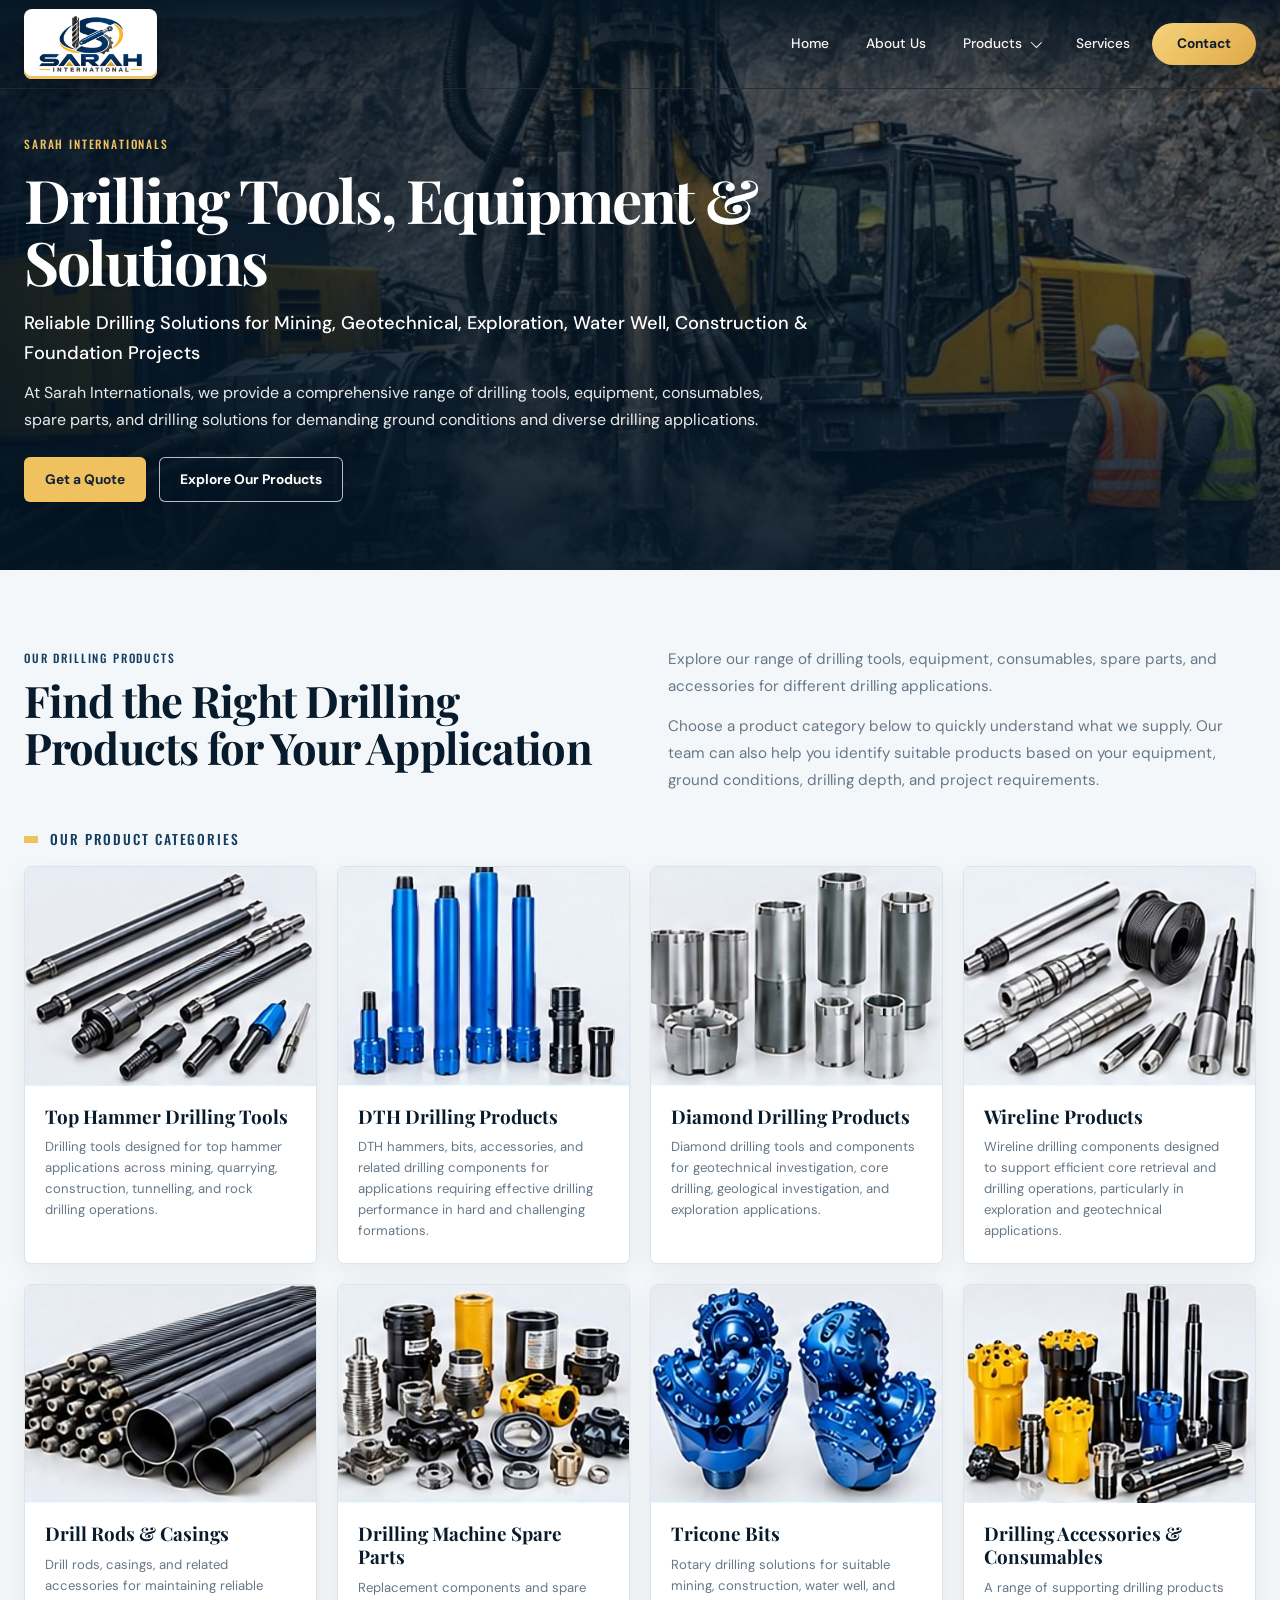
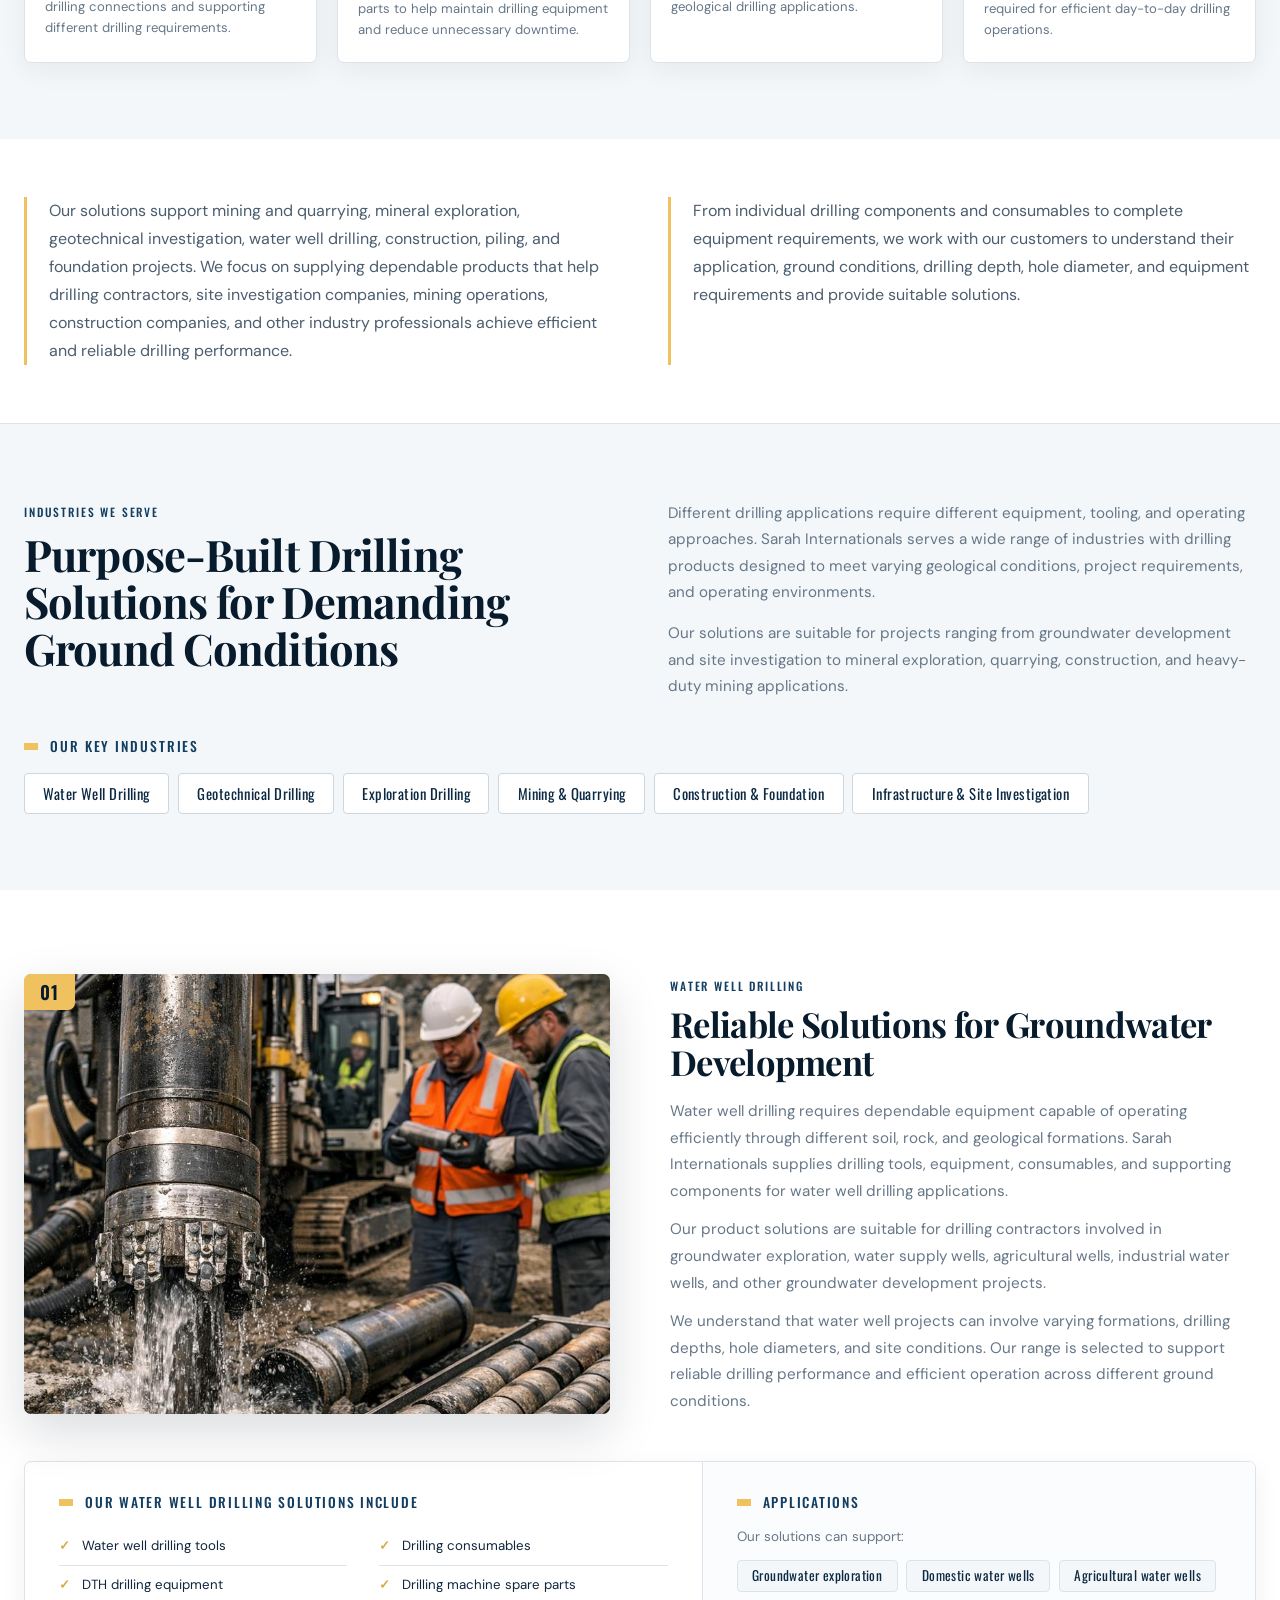
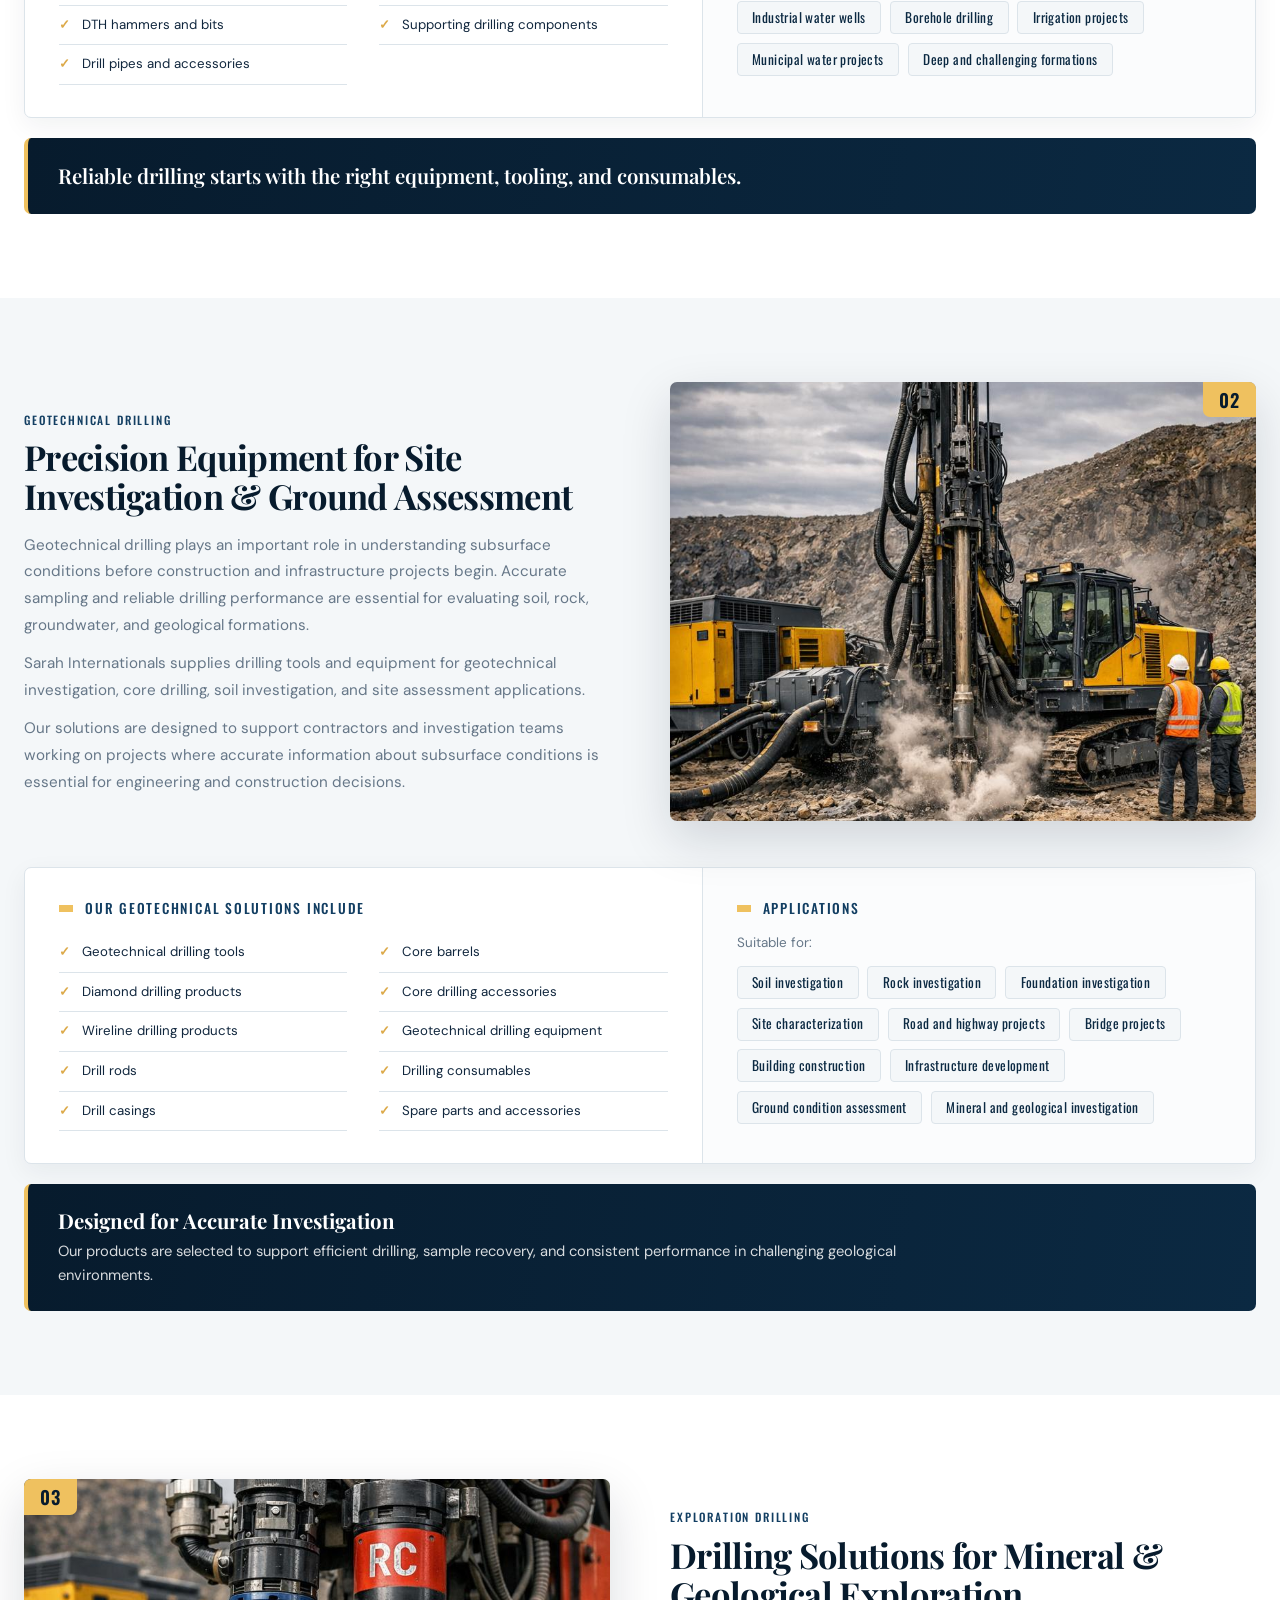
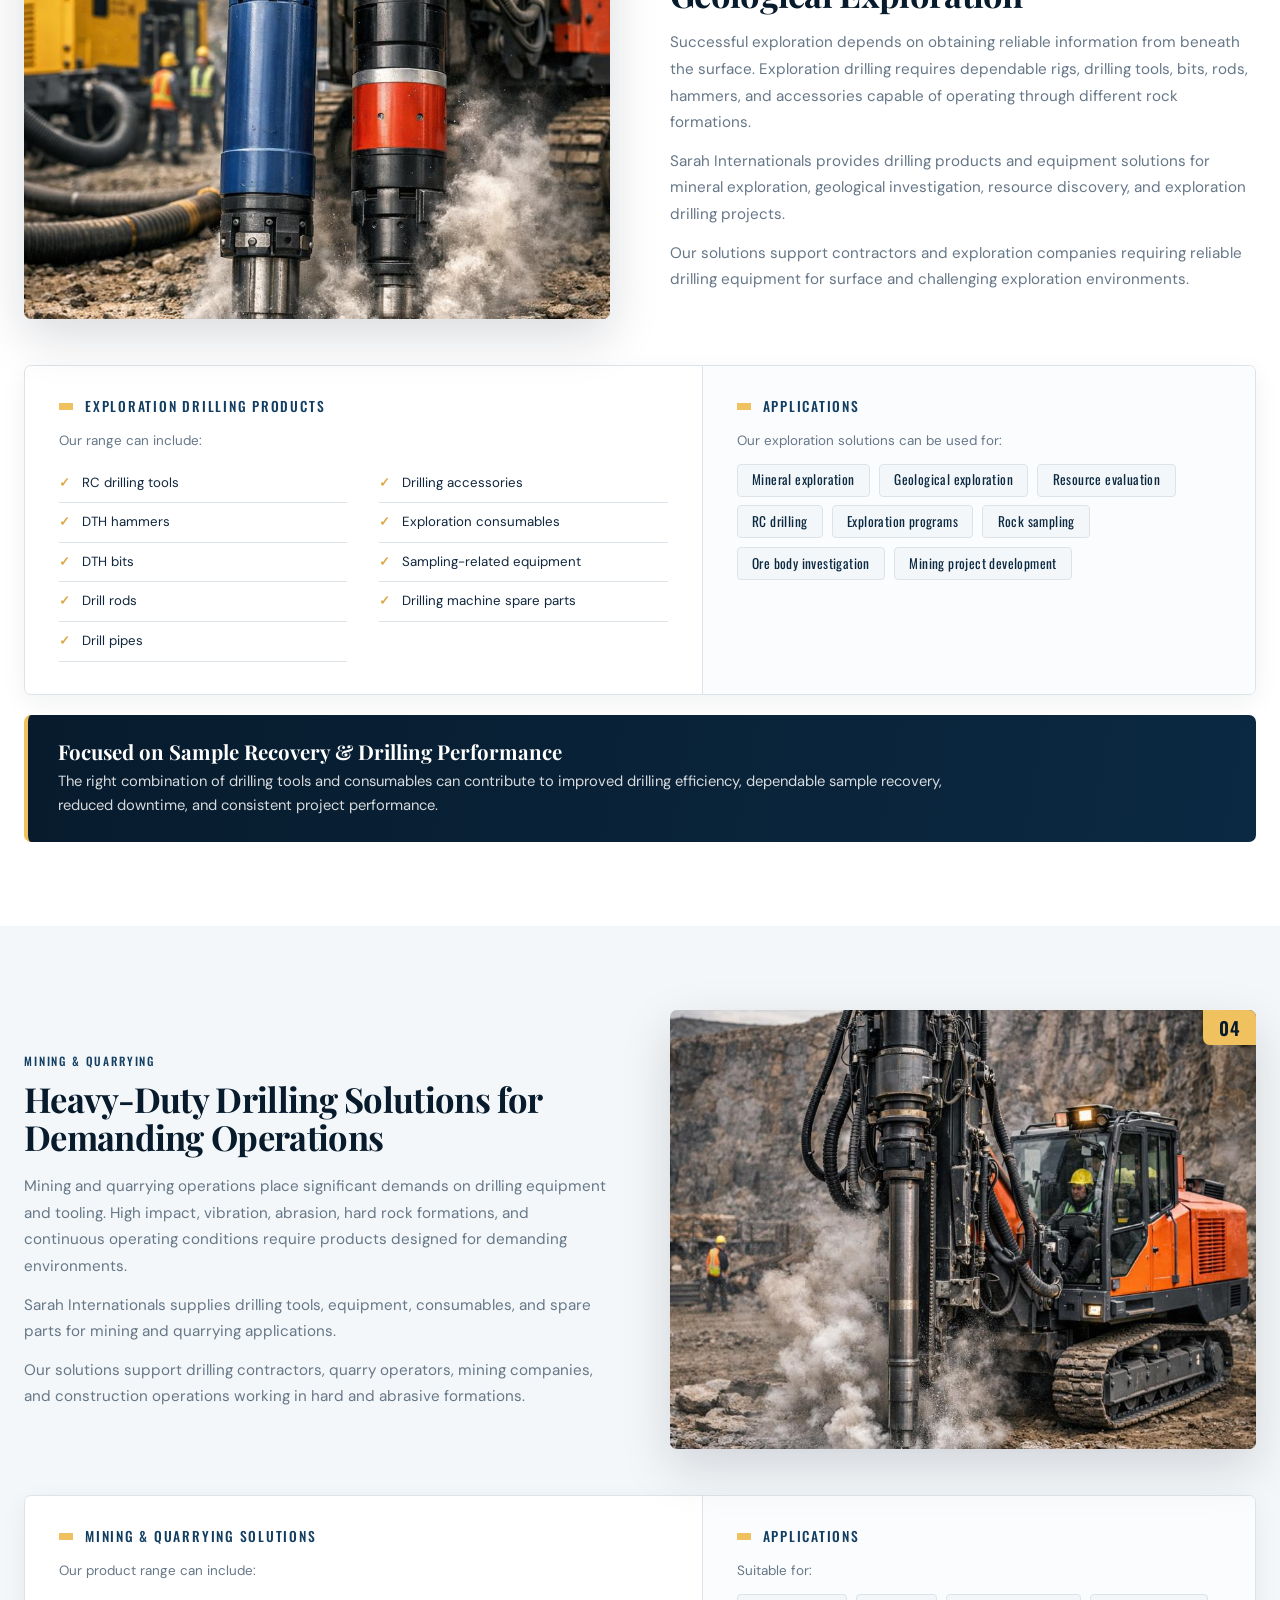
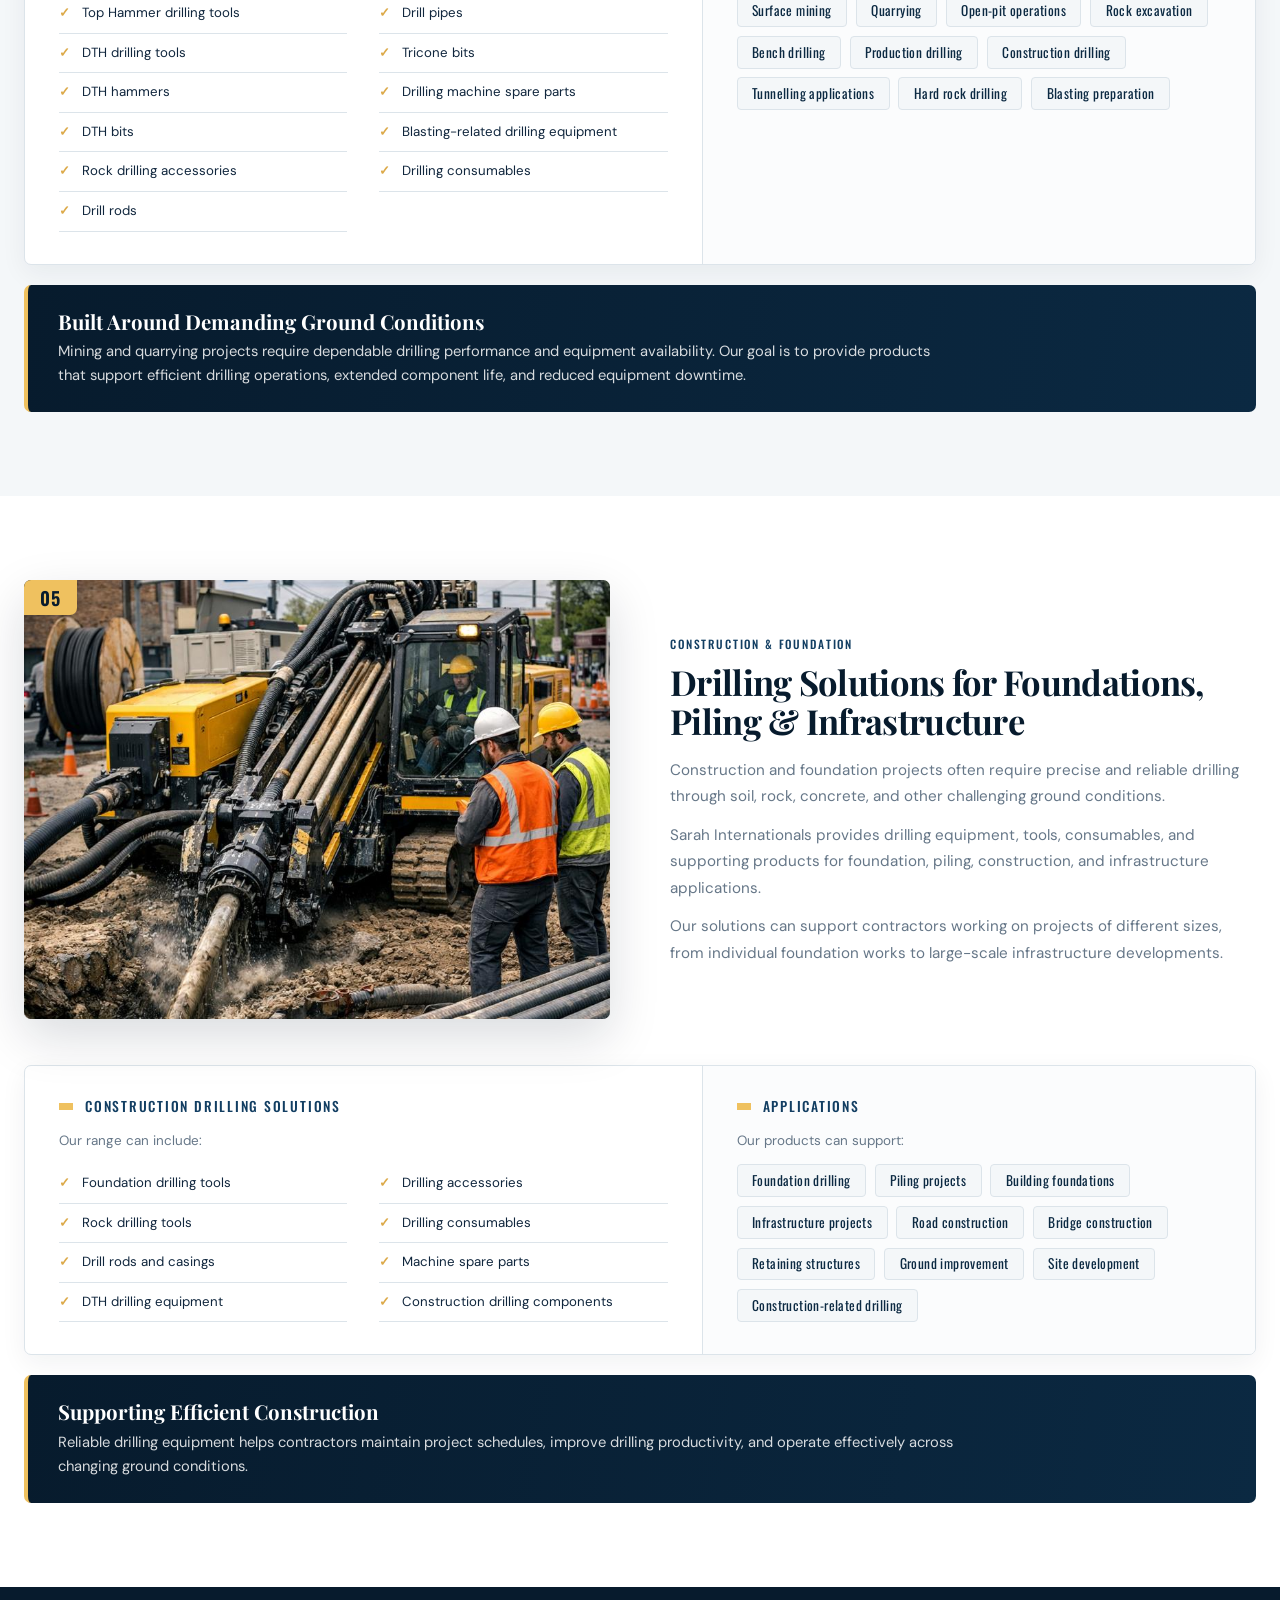
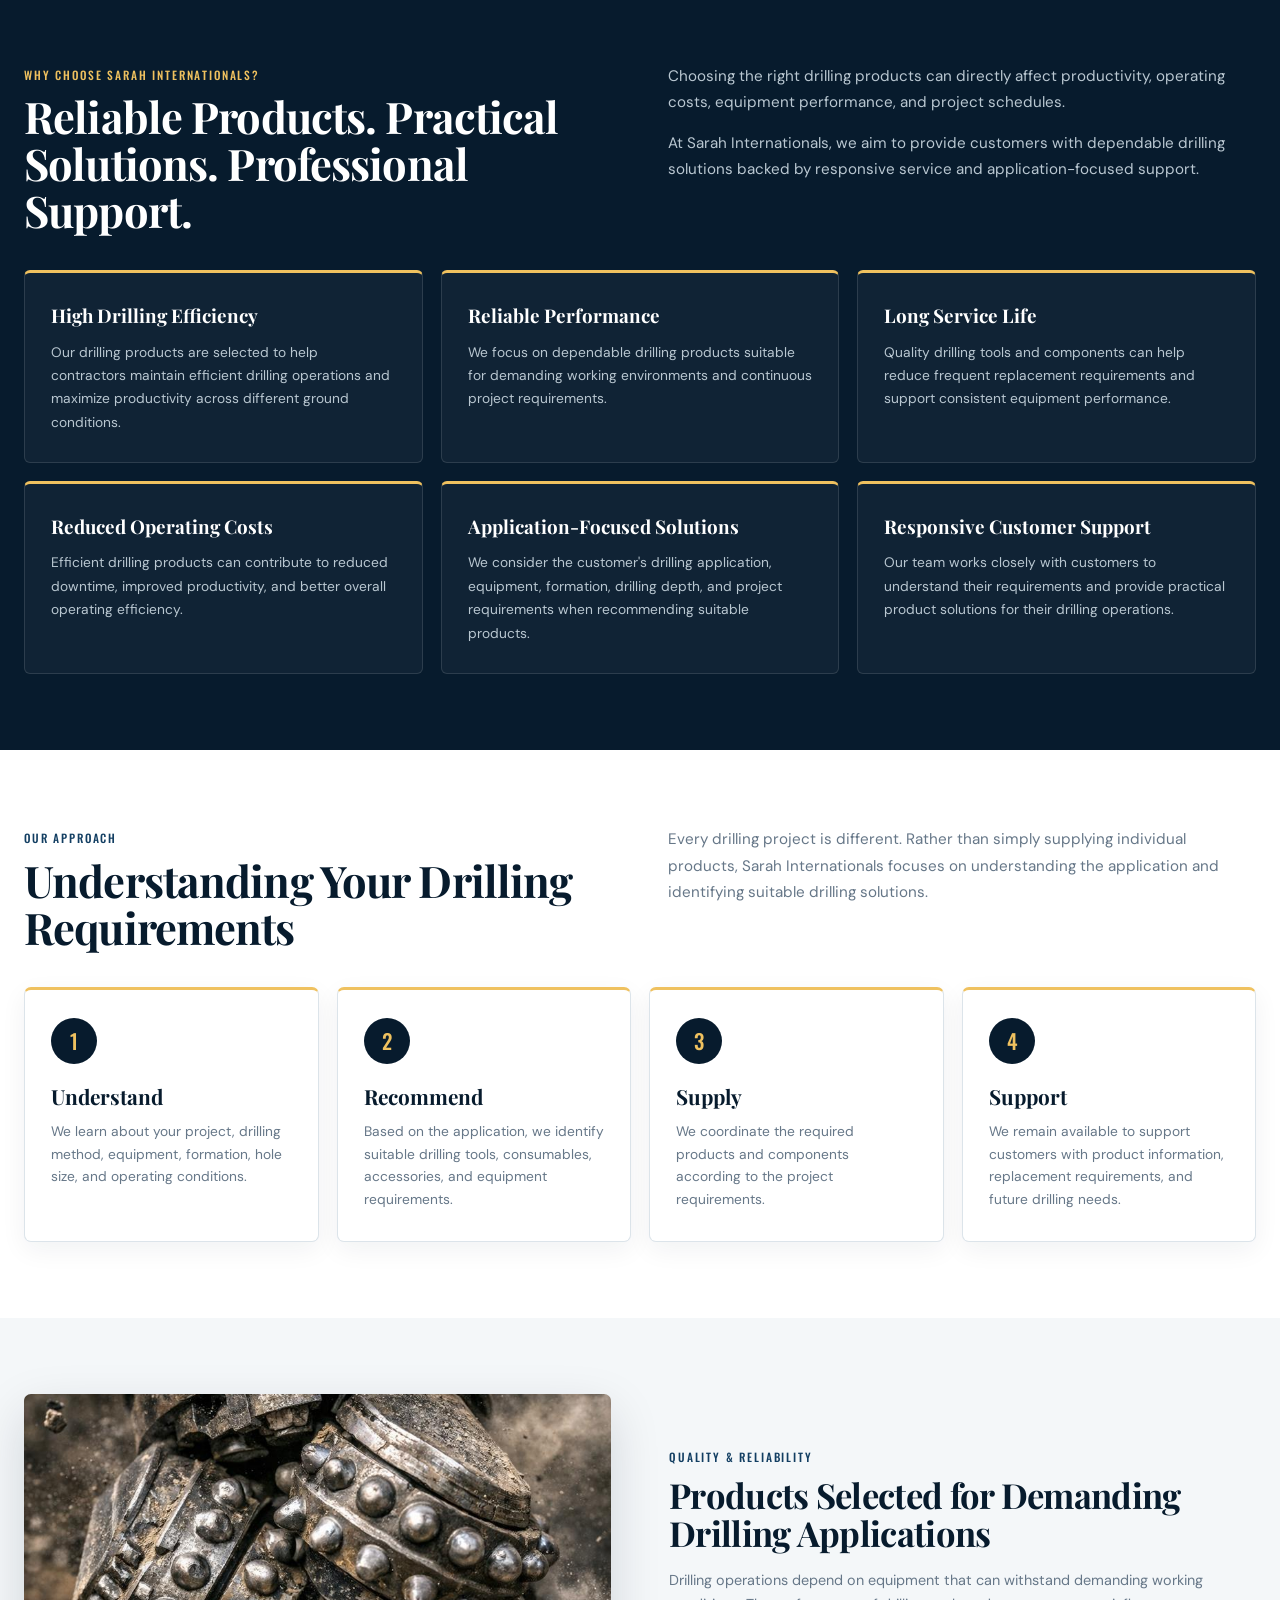
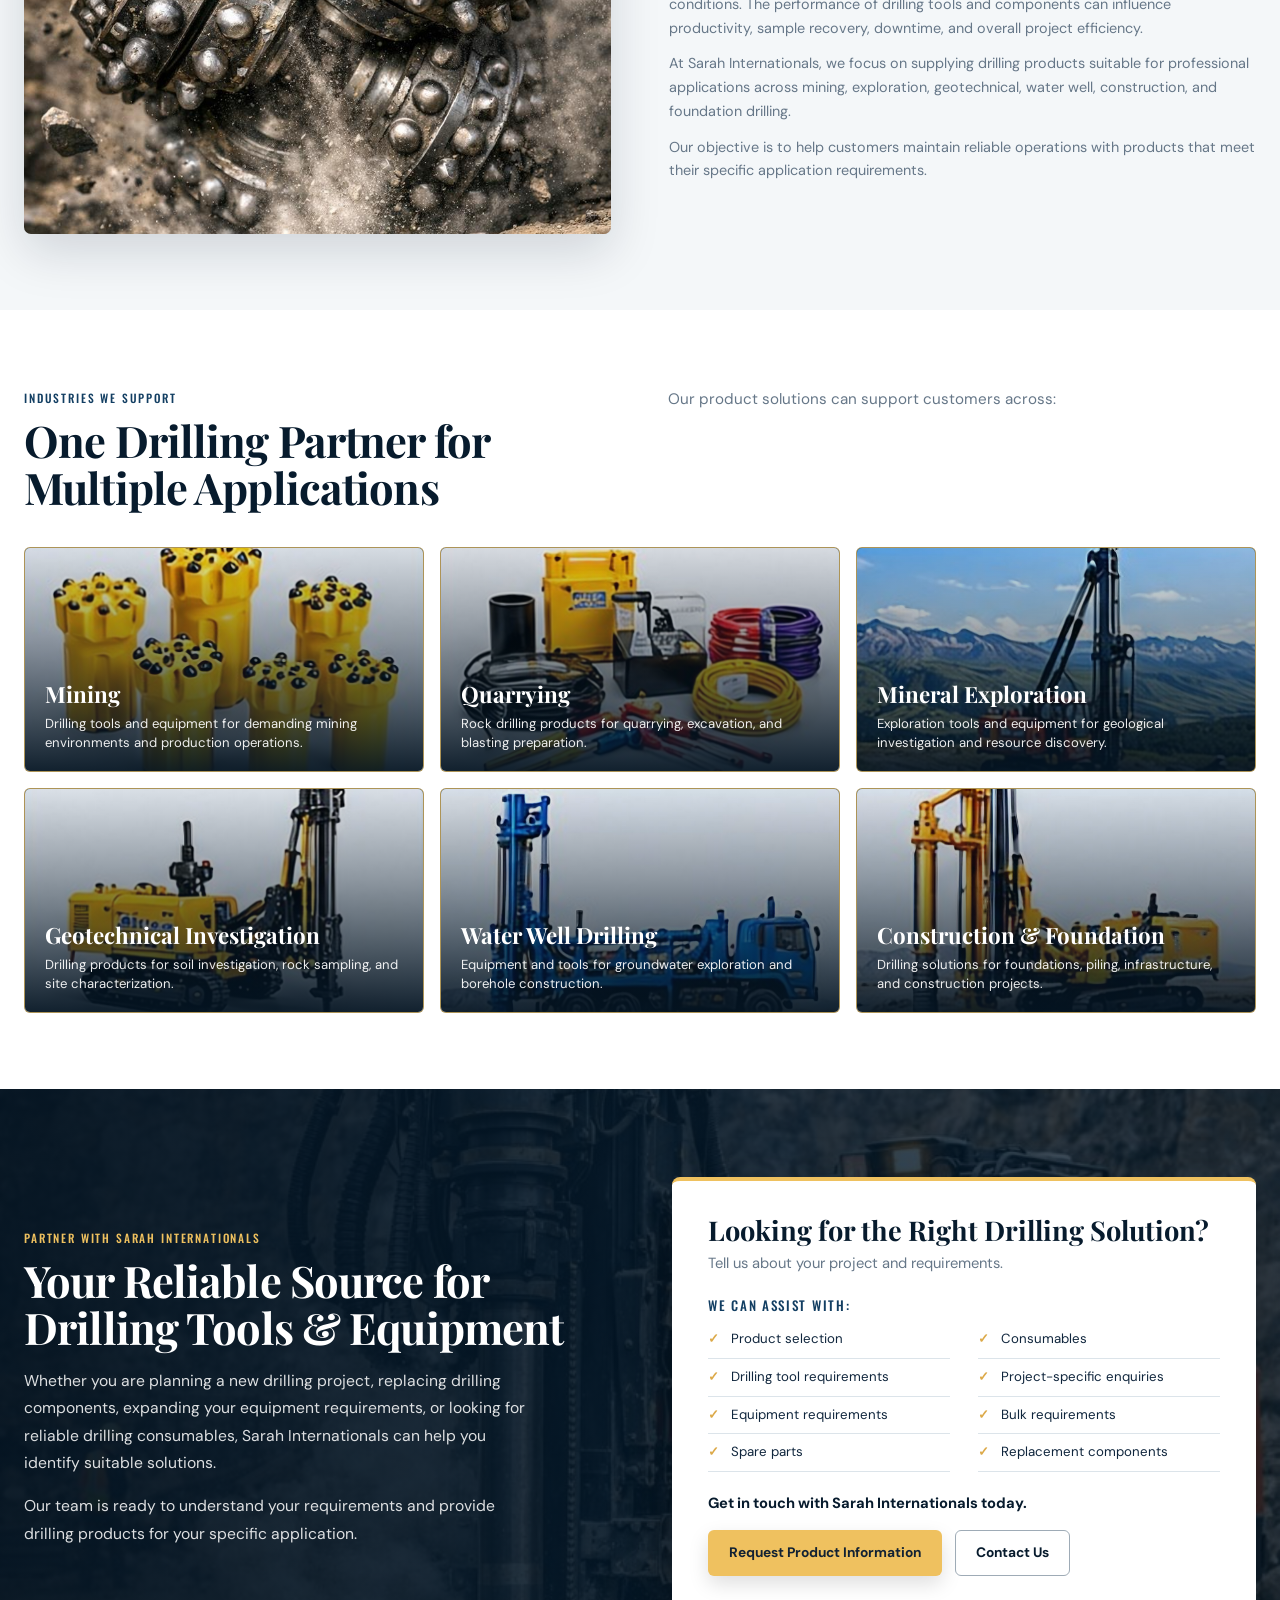
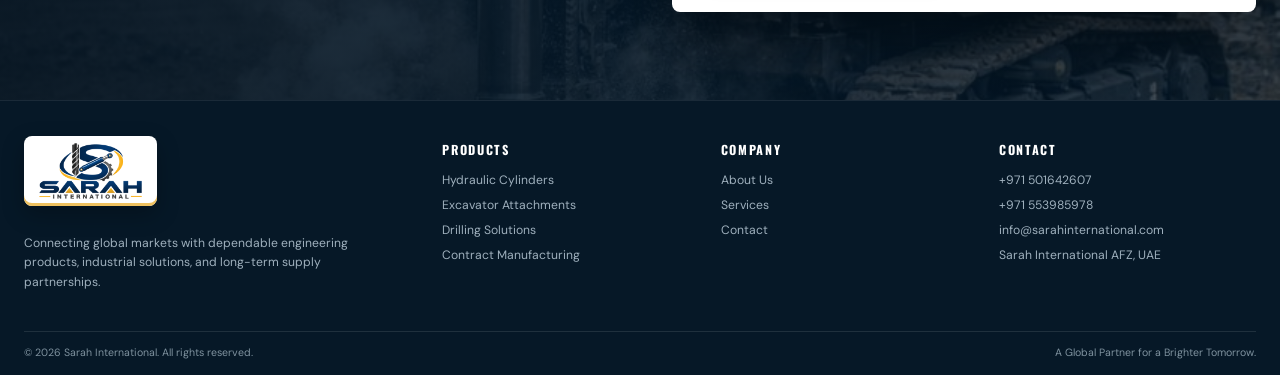
<file: drilling-solutions.html>
<!DOCTYPE html>
<html lang="en">
<head>
<meta charset="UTF-8">
<meta name="viewport" content="width=device-width, initial-scale=1.0">
<title>Drilling Tools, Equipment &amp; Solutions | Sarah International</title>
<meta name="description" content="Drilling tools, equipment, consumables, spare parts and drilling solutions for mining, quarrying, exploration, geotechnical, water well, construction and foundation projects.">
<link rel="icon" href="images/favicon.png" type="image/png">
<link rel="stylesheet" href="css/styles.css">
</head>
<body class="page-drilling">

<header class="site-header">
  <div class="container">
    <a href="index.html" class="brand" aria-label="Sarah International home">
      <img class="brand-logo" src="images/logo.webp" width="720" height="392" alt="Sarah International">
    </a>
    <button class="nav-toggle" aria-label="Toggle navigation" aria-expanded="false"><span></span></button>
    <nav class="main-nav" aria-label="Primary">
      <ul>
        <li><a href="index.html">Home</a></li>
        <li><a href="about.html">About Us</a></li>
        <li class="has-dropdown">
          <button type="button" class="products-link" aria-haspopup="true" aria-expanded="false">Products</button>
          <div class="products-dropdown" role="menu">
            <a href="hydraulic-cylinders.html" role="menuitem">Hydraulic Cylinders</a>
            <a href="excavator-attachments.html" role="menuitem">Excavator Attachments</a>
            <a href="drilling-solutions.html" role="menuitem">Drilling Solutions</a>
            <a href="contract-manufacturing.html" role="menuitem">Contract Manufacturing</a>
          </div>
        </li>
        <li><a href="services.html">Services</a></li>
        <li><a href="contact.html" class="nav-contact">Contact</a></li>
      </ul>
    </nav>
  </div>
</header>

<main>

  <!-- HERO -->
  <section class="page-header">
    <div class="container">
      <span class="hero-eyebrow">Sarah Internationals</span>
      <h1>Drilling Tools, Equipment &amp; Solutions</h1>
      <p class="lede lede-strong">Reliable Drilling Solutions for Mining, Geotechnical, Exploration, Water Well, Construction &amp; Foundation Projects</p>
      <p class="lede">At Sarah Internationals, we provide a comprehensive range of drilling tools, equipment, consumables, spare parts, and drilling solutions for demanding ground conditions and diverse drilling applications.</p>
      <div class="hero-actions">
        <a href="contact.html" class="btn btn-primary">Get a Quote</a>
        <a href="#product-categories" class="btn btn-outline-light">Explore Our Products</a>
      </div>
    </div>
  </section>

  <!-- OUR DRILLING SOLUTIONS / PRODUCT CATEGORIES -->
  <section class="section section-alt" id="product-categories">
    <div class="container">
      <div class="split-head">
        <div>
          <span class="kicker">Our Drilling Products</span>
          <h2>Find the Right Drilling Products for Your Application</h2>
        </div>
        <div class="split-copy">
          <p>Explore our range of drilling tools, equipment, consumables, spare parts, and accessories for different drilling applications.</p>
          <p>Choose a product category below to quickly understand what we supply. Our team can also help you identify suitable products based on your equipment, ground conditions, drilling depth, and project requirements.</p>
        </div>
      </div>
      <h3 class="label-accent">Our Product Categories</h3>
      <div class="card-grid category-grid">
        <article class="division-card category-card">
          <div class="thumb"><img src="images/drilling/cat-top-hammer-tools.jpg" alt="Top hammer drill rods, shank adapters and couplings" width="800" height="555" loading="lazy"></div>
          <div class="body">
            <h3>Top Hammer Drilling Tools</h3>
            <p>Drilling tools designed for top hammer applications across mining, quarrying, construction, tunnelling, and rock drilling operations.</p>
          </div>
        </article>
        <article class="division-card category-card">
          <div class="thumb"><img src="images/drilling/cat-dth-drilling.jpg" alt="Blue DTH hammers, bits and drilling components" width="800" height="555" loading="lazy"></div>
          <div class="body">
            <h3>DTH Drilling Products</h3>
            <p>DTH hammers, bits, accessories, and related drilling components for applications requiring effective drilling performance in hard and challenging formations.</p>
          </div>
        </article>
        <article class="division-card category-card">
          <div class="thumb"><img src="images/drilling/cat-diamond-drilling.jpg" alt="Diamond core drilling bits and reaming shells" width="800" height="555" loading="lazy"></div>
          <div class="body">
            <h3>Diamond Drilling Products</h3>
            <p>Diamond drilling tools and components for geotechnical investigation, core drilling, geological investigation, and exploration applications.</p>
          </div>
        </article>
        <article class="division-card category-card">
          <div class="thumb"><img src="images/drilling/cat-wireline.jpg" alt="Wireline drilling components, overshot and wireline spool" width="800" height="555" loading="lazy"></div>
          <div class="body">
            <h3>Wireline Products</h3>
            <p>Wireline drilling components designed to support efficient core retrieval and drilling operations, particularly in exploration and geotechnical applications.</p>
          </div>
        </article>
        <article class="division-card category-card">
          <div class="thumb"><img src="images/drilling/cat-rods-casings.jpg" alt="Bundles of drill rods and steel casing pipes" width="800" height="555" loading="lazy"></div>
          <div class="body">
            <h3>Drill Rods &amp; Casings</h3>
            <p>Drill rods, casings, and related accessories for maintaining reliable drilling connections and supporting different drilling requirements.</p>
          </div>
        </article>
        <article class="division-card category-card">
          <div class="thumb"><img src="images/drilling/cat-spare-parts.jpg" alt="Assorted drilling machine spare parts and components" width="800" height="555" loading="lazy"></div>
          <div class="body">
            <h3>Drilling Machine Spare Parts</h3>
            <p>Replacement components and spare parts to help maintain drilling equipment and reduce unnecessary downtime.</p>
          </div>
        </article>
        <article class="division-card category-card">
          <div class="thumb"><img src="images/drilling/cat-tricone-bits.jpg" alt="Blue tricone rotary drill bits" width="800" height="555" loading="lazy"></div>
          <div class="body">
            <h3>Tricone Bits</h3>
            <p>Rotary drilling solutions for suitable mining, construction, water well, and geological drilling applications.</p>
          </div>
        </article>
        <article class="division-card category-card">
          <div class="thumb"><img src="images/drilling/cat-accessories-consumables.jpg" alt="Button bits, rods, adapters and other drilling consumables" width="800" height="555" loading="lazy"></div>
          <div class="body">
            <h3>Drilling Accessories &amp; Consumables</h3>
            <p>A range of supporting drilling products required for efficient day-to-day drilling operations.</p>
          </div>
        </article>
      </div>
    </div>
  </section>


  <!-- INTRO -->
  <section class="intro-band">
    <div class="container intro-cols">
      <p>Our solutions support mining and quarrying, mineral exploration, geotechnical investigation, water well drilling, construction, piling, and foundation projects. We focus on supplying dependable products that help drilling contractors, site investigation companies, mining operations, construction companies, and other industry professionals achieve efficient and reliable drilling performance.</p>
      <p>From individual drilling components and consumables to complete equipment requirements, we work with our customers to understand their application, ground conditions, drilling depth, hole diameter, and equipment requirements and provide suitable solutions.</p>
    </div>
  </section>

  <!-- INDUSTRIES WE SERVE -->
  <section class="section section-alt" id="industries">
    <div class="container">
      <div class="split-head">
        <div>
          <span class="kicker">Industries We Serve</span>
          <h2>Purpose-Built Drilling Solutions for Demanding Ground Conditions</h2>
        </div>
        <div class="split-copy">
          <p>Different drilling applications require different equipment, tooling, and operating approaches. Sarah Internationals serves a wide range of industries with drilling products designed to meet varying geological conditions, project requirements, and operating environments.</p>
          <p>Our solutions are suitable for projects ranging from groundwater development and site investigation to mineral exploration, quarrying, construction, and heavy-duty mining applications.</p>
        </div>
      </div>
      <h3 class="label-accent">Our Key Industries</h3>
      <ul class="chip-row chip-row-lg">
        <li><a class="chip" href="#water-well">Water Well Drilling</a></li>
        <li><a class="chip" href="#geotechnical">Geotechnical Drilling</a></li>
        <li><a class="chip" href="#exploration">Exploration Drilling</a></li>
        <li><a class="chip" href="#mining-quarrying">Mining &amp; Quarrying</a></li>
        <li><a class="chip" href="#construction-foundation">Construction &amp; Foundation</a></li>
        <li><a class="chip" href="#geotechnical">Infrastructure &amp; Site Investigation</a></li>
      </ul>
    </div>
  </section>

  <!-- 01 WATER WELL -->
  <section class="section industry" id="water-well">
    <div class="container">
      <div class="industry-top">
        <figure class="industry-media">
          <img src="images/11_Drilling_Bit_and_Rod_Handling.jpg" alt="Drilling crew handling a drill bit and rods with water flush at a borehole" style="object-position:50% 34%" loading="lazy">
          <span class="industry-badge">01</span>
        </figure>
        <div class="industry-copy">
          <span class="kicker">Water Well Drilling</span>
          <h2 class="h2-md">Reliable Solutions for Groundwater Development</h2>
          <p>Water well drilling requires dependable equipment capable of operating efficiently through different soil, rock, and geological formations. Sarah Internationals supplies drilling tools, equipment, consumables, and supporting components for water well drilling applications.</p>
          <p>Our product solutions are suitable for drilling contractors involved in groundwater exploration, water supply wells, agricultural wells, industrial water wells, and other groundwater development projects.</p>
          <p>We understand that water well projects can involve varying formations, drilling depths, hole diameters, and site conditions. Our range is selected to support reliable drilling performance and efficient operation across different ground conditions.</p>
        </div>
      </div>
      <div class="industry-detail">
        <div class="detail-col">
          <h4>Our Water Well Drilling Solutions Include</h4>
          <ul class="spec-list">
            <li>Water well drilling tools</li>
            <li>DTH drilling equipment</li>
            <li>DTH hammers and bits</li>
            <li>Drill pipes and accessories</li>
            <li>Drilling consumables</li>
            <li>Drilling machine spare parts</li>
            <li>Supporting drilling components</li>
          </ul>
        </div>
        <div class="detail-col">
          <h4>Applications</h4>
          <p class="detail-intro">Our solutions can support:</p>
          <ul class="chip-row">
            <li class="chip">Groundwater exploration</li>
            <li class="chip">Domestic water wells</li>
            <li class="chip">Agricultural water wells</li>
            <li class="chip">Industrial water wells</li>
            <li class="chip">Borehole drilling</li>
            <li class="chip">Irrigation projects</li>
            <li class="chip">Municipal water projects</li>
            <li class="chip">Deep and challenging formations</li>
          </ul>
        </div>
      </div>
      <div class="industry-note note-single">
        <p>Reliable drilling starts with the right equipment, tooling, and consumables.</p>
      </div>
    </div>
  </section>

  <!-- 02 GEOTECHNICAL -->
  <section class="section section-alt industry reverse" id="geotechnical">
    <div class="container">
      <div class="industry-top">
        <figure class="industry-media">
          <img src="images/07_Surface_Drilling_Rig_Quarry.jpg" alt="Mobile drilling rig with crew and racked drill rods on a site investigation" style="object-position:50% 42%" loading="lazy">
          <span class="industry-badge">02</span>
        </figure>
        <div class="industry-copy">
          <span class="kicker">Geotechnical Drilling</span>
          <h2 class="h2-md">Precision Equipment for Site Investigation &amp; Ground Assessment</h2>
          <p>Geotechnical drilling plays an important role in understanding subsurface conditions before construction and infrastructure projects begin. Accurate sampling and reliable drilling performance are essential for evaluating soil, rock, groundwater, and geological formations.</p>
          <p>Sarah Internationals supplies drilling tools and equipment for geotechnical investigation, core drilling, soil investigation, and site assessment applications.</p>
          <p>Our solutions are designed to support contractors and investigation teams working on projects where accurate information about subsurface conditions is essential for engineering and construction decisions.</p>
        </div>
      </div>
      <div class="industry-detail">
        <div class="detail-col">
          <h4>Our Geotechnical Solutions Include</h4>
          <ul class="spec-list">
            <li>Geotechnical drilling tools</li>
            <li>Diamond drilling products</li>
            <li>Wireline drilling products</li>
            <li>Drill rods</li>
            <li>Drill casings</li>
            <li>Core barrels</li>
            <li>Core drilling accessories</li>
            <li>Geotechnical drilling equipment</li>
            <li>Drilling consumables</li>
            <li>Spare parts and accessories</li>
          </ul>
        </div>
        <div class="detail-col">
          <h4>Applications</h4>
          <p class="detail-intro">Suitable for:</p>
          <ul class="chip-row">
            <li class="chip">Soil investigation</li>
            <li class="chip">Rock investigation</li>
            <li class="chip">Foundation investigation</li>
            <li class="chip">Site characterization</li>
            <li class="chip">Road and highway projects</li>
            <li class="chip">Bridge projects</li>
            <li class="chip">Building construction</li>
            <li class="chip">Infrastructure development</li>
            <li class="chip">Ground condition assessment</li>
            <li class="chip">Mineral and geological investigation</li>
          </ul>
        </div>
      </div>
      <div class="industry-note">
        <div>
          <strong>Designed for Accurate Investigation</strong>
          <p>Our products are selected to support efficient drilling, sample recovery, and consistent performance in challenging geological environments.</p>
        </div>
      </div>
    </div>
  </section>

  <!-- 03 EXPLORATION -->
  <section class="section industry" id="exploration">
    <div class="container">
      <div class="industry-top">
        <figure class="industry-media">
          <img src="images/10_Dual_Drilling_Hammers.jpg" alt="DTH and reverse circulation hammers mounted on an exploration drill rig" style="object-position:50% 40%" loading="lazy">
          <span class="industry-badge">03</span>
        </figure>
        <div class="industry-copy">
          <span class="kicker">Exploration Drilling</span>
          <h2 class="h2-md">Drilling Solutions for Mineral &amp; Geological Exploration</h2>
          <p>Successful exploration depends on obtaining reliable information from beneath the surface. Exploration drilling requires dependable rigs, drilling tools, bits, rods, hammers, and accessories capable of operating through different rock formations.</p>
          <p>Sarah Internationals provides drilling products and equipment solutions for mineral exploration, geological investigation, resource discovery, and exploration drilling projects.</p>
          <p>Our solutions support contractors and exploration companies requiring reliable drilling equipment for surface and challenging exploration environments.</p>
        </div>
      </div>
      <div class="industry-detail">
        <div class="detail-col">
          <h4>Exploration Drilling Products</h4>
          <p class="detail-intro">Our range can include:</p>
          <ul class="spec-list">
            <li>RC drilling tools</li>
            <li>DTH hammers</li>
            <li>DTH bits</li>
            <li>Drill rods</li>
            <li>Drill pipes</li>
            <li>Drilling accessories</li>
            <li>Exploration consumables</li>
            <li>Sampling-related equipment</li>
            <li>Drilling machine spare parts</li>
          </ul>
        </div>
        <div class="detail-col">
          <h4>Applications</h4>
          <p class="detail-intro">Our exploration solutions can be used for:</p>
          <ul class="chip-row">
            <li class="chip">Mineral exploration</li>
            <li class="chip">Geological exploration</li>
            <li class="chip">Resource evaluation</li>
            <li class="chip">RC drilling</li>
            <li class="chip">Exploration programs</li>
            <li class="chip">Rock sampling</li>
            <li class="chip">Ore body investigation</li>
            <li class="chip">Mining project development</li>
          </ul>
        </div>
      </div>
      <div class="industry-note">
        <div>
          <strong>Focused on Sample Recovery &amp; Drilling Performance</strong>
          <p>The right combination of drilling tools and consumables can contribute to improved drilling efficiency, dependable sample recovery, reduced downtime, and consistent project performance.</p>
        </div>
      </div>
    </div>
  </section>

  <!-- 04 MINING & QUARRYING -->
  <section class="section section-alt industry reverse" id="mining-quarrying">
    <div class="container">
      <div class="industry-top">
        <figure class="industry-media">
          <img src="images/02_Quarry_Drilling_Rig.jpg" alt="Surface drilling rig operating in a hard rock quarry" style="object-position:50% 38%" loading="lazy">
          <span class="industry-badge">04</span>
        </figure>
        <div class="industry-copy">
          <span class="kicker">Mining &amp; Quarrying</span>
          <h2 class="h2-md">Heavy-Duty Drilling Solutions for Demanding Operations</h2>
          <p>Mining and quarrying operations place significant demands on drilling equipment and tooling. High impact, vibration, abrasion, hard rock formations, and continuous operating conditions require products designed for demanding environments.</p>
          <p>Sarah Internationals supplies drilling tools, equipment, consumables, and spare parts for mining and quarrying applications.</p>
          <p>Our solutions support drilling contractors, quarry operators, mining companies, and construction operations working in hard and abrasive formations.</p>
        </div>
      </div>
      <div class="industry-detail">
        <div class="detail-col">
          <h4>Mining &amp; Quarrying Solutions</h4>
          <p class="detail-intro">Our product range can include:</p>
          <ul class="spec-list">
            <li>Top Hammer drilling tools</li>
            <li>DTH drilling tools</li>
            <li>DTH hammers</li>
            <li>DTH bits</li>
            <li>Rock drilling accessories</li>
            <li>Drill rods</li>
            <li>Drill pipes</li>
            <li>Tricone bits</li>
            <li>Drilling machine spare parts</li>
            <li>Blasting-related drilling equipment</li>
            <li>Drilling consumables</li>
          </ul>
        </div>
        <div class="detail-col">
          <h4>Applications</h4>
          <p class="detail-intro">Suitable for:</p>
          <ul class="chip-row">
            <li class="chip">Surface mining</li>
            <li class="chip">Quarrying</li>
            <li class="chip">Open-pit operations</li>
            <li class="chip">Rock excavation</li>
            <li class="chip">Bench drilling</li>
            <li class="chip">Production drilling</li>
            <li class="chip">Construction drilling</li>
            <li class="chip">Tunnelling applications</li>
            <li class="chip">Hard rock drilling</li>
            <li class="chip">Blasting preparation</li>
          </ul>
        </div>
      </div>
      <div class="industry-note">
        <div>
          <strong>Built Around Demanding Ground Conditions</strong>
          <p>Mining and quarrying projects require dependable drilling performance and equipment availability. Our goal is to provide products that support efficient drilling operations, extended component life, and reduced equipment downtime.</p>
        </div>
      </div>
    </div>
  </section>

  <!-- 05 CONSTRUCTION & FOUNDATION -->
  <section class="section industry" id="construction-foundation">
    <div class="container">
      <div class="industry-top">
        <figure class="industry-media">
          <img src="images/12_Horizontal_Directional_Drilling_Machine.jpg" alt="Drilling machine and crew working on an urban infrastructure site" style="object-position:50% 45%" loading="lazy">
          <span class="industry-badge">05</span>
        </figure>
        <div class="industry-copy">
          <span class="kicker">Construction &amp; Foundation</span>
          <h2 class="h2-md">Drilling Solutions for Foundations, Piling &amp; Infrastructure</h2>
          <p>Construction and foundation projects often require precise and reliable drilling through soil, rock, concrete, and other challenging ground conditions.</p>
          <p>Sarah Internationals provides drilling equipment, tools, consumables, and supporting products for foundation, piling, construction, and infrastructure applications.</p>
          <p>Our solutions can support contractors working on projects of different sizes, from individual foundation works to large-scale infrastructure developments.</p>
        </div>
      </div>
      <div class="industry-detail">
        <div class="detail-col">
          <h4>Construction Drilling Solutions</h4>
          <p class="detail-intro">Our range can include:</p>
          <ul class="spec-list">
            <li>Foundation drilling tools</li>
            <li>Rock drilling tools</li>
            <li>Drill rods and casings</li>
            <li>DTH drilling equipment</li>
            <li>Drilling accessories</li>
            <li>Drilling consumables</li>
            <li>Machine spare parts</li>
            <li>Construction drilling components</li>
          </ul>
        </div>
        <div class="detail-col">
          <h4>Applications</h4>
          <p class="detail-intro">Our products can support:</p>
          <ul class="chip-row">
            <li class="chip">Foundation drilling</li>
            <li class="chip">Piling projects</li>
            <li class="chip">Building foundations</li>
            <li class="chip">Infrastructure projects</li>
            <li class="chip">Road construction</li>
            <li class="chip">Bridge construction</li>
            <li class="chip">Retaining structures</li>
            <li class="chip">Ground improvement</li>
            <li class="chip">Site development</li>
            <li class="chip">Construction-related drilling</li>
          </ul>
        </div>
      </div>
      <div class="industry-note">
        <div>
          <strong>Supporting Efficient Construction</strong>
          <p>Reliable drilling equipment helps contractors maintain project schedules, improve drilling productivity, and operate effectively across changing ground conditions.</p>
        </div>
      </div>
    </div>
  </section>

  <!-- WHY CHOOSE -->
  <section class="section section-dark" id="why-choose">
    <div class="container">
      <div class="split-head">
        <div>
          <span class="kicker">Why Choose Sarah Internationals?</span>
          <h2>Reliable Products. Practical Solutions. Professional Support.</h2>
        </div>
        <div class="split-copy on-dark">
          <p>Choosing the right drilling products can directly affect productivity, operating costs, equipment performance, and project schedules.</p>
          <p>At Sarah Internationals, we aim to provide customers with dependable drilling solutions backed by responsive service and application-focused support.</p>
        </div>
      </div>
      <div class="bullet-grid benefit-grid">
        <div class="bullet-block">
          <h4>High Drilling Efficiency</h4>
          <p>Our drilling products are selected to help contractors maintain efficient drilling operations and maximize productivity across different ground conditions.</p>
        </div>
        <div class="bullet-block">
          <h4>Reliable Performance</h4>
          <p>We focus on dependable drilling products suitable for demanding working environments and continuous project requirements.</p>
        </div>
        <div class="bullet-block">
          <h4>Long Service Life</h4>
          <p>Quality drilling tools and components can help reduce frequent replacement requirements and support consistent equipment performance.</p>
        </div>
        <div class="bullet-block">
          <h4>Reduced Operating Costs</h4>
          <p>Efficient drilling products can contribute to reduced downtime, improved productivity, and better overall operating efficiency.</p>
        </div>
        <div class="bullet-block">
          <h4>Application-Focused Solutions</h4>
          <p>We consider the customer's drilling application, equipment, formation, drilling depth, and project requirements when recommending suitable products.</p>
        </div>
        <div class="bullet-block">
          <h4>Responsive Customer Support</h4>
          <p>Our team works closely with customers to understand their requirements and provide practical product solutions for their drilling operations.</p>
        </div>
      </div>
    </div>
  </section>

  <!-- OUR APPROACH -->
  <section class="section" id="approach">
    <div class="container">
      <div class="split-head">
        <div>
          <span class="kicker">Our Approach</span>
          <h2>Understanding Your Drilling Requirements</h2>
        </div>
        <div class="split-copy">
          <p>Every drilling project is different. Rather than simply supplying individual products, Sarah Internationals focuses on understanding the application and identifying suitable drilling solutions.</p>
        </div>
      </div>
      <ol class="approach-grid">
        <li class="approach-step">
          <span class="step-no">1</span>
          <h4>Understand</h4>
          <p>We learn about your project, drilling method, equipment, formation, hole size, and operating conditions.</p>
        </li>
        <li class="approach-step">
          <span class="step-no">2</span>
          <h4>Recommend</h4>
          <p>Based on the application, we identify suitable drilling tools, consumables, accessories, and equipment requirements.</p>
        </li>
        <li class="approach-step">
          <span class="step-no">3</span>
          <h4>Supply</h4>
          <p>We coordinate the required products and components according to the project requirements.</p>
        </li>
        <li class="approach-step">
          <span class="step-no">4</span>
          <h4>Support</h4>
          <p>We remain available to support customers with product information, replacement requirements, and future drilling needs.</p>
        </li>
      </ol>
    </div>
  </section>

  <!-- QUALITY & RELIABILITY -->
  <section class="section section-alt" id="quality">
    <div class="container">
      <div class="feature-row">
        <div class="row-media">
          <img src="images/03_Tricone_Roller_Cone_Drill_Bit.jpg" alt="Close-up of a tricone drill bit cutting through rock" style="object-position:50% 42%" loading="lazy">
        </div>
        <div class="row-copy">
          <span class="kicker">Quality &amp; Reliability</span>
          <h2 class="h2-md">Products Selected for Demanding Drilling Applications</h2>
          <p>Drilling operations depend on equipment that can withstand demanding working conditions. The performance of drilling tools and components can influence productivity, sample recovery, downtime, and overall project efficiency.</p>
          <p>At Sarah Internationals, we focus on supplying drilling products suitable for professional applications across mining, exploration, geotechnical, water well, construction, and foundation drilling.</p>
          <p>Our objective is to help customers maintain reliable operations with products that meet their specific application requirements.</p>
        </div>
      </div>
    </div>
  </section>

  <!-- INDUSTRIES WE SUPPORT -->
  <section class="section" id="industries-support">
    <div class="container">
      <div class="split-head">
        <div>
          <span class="kicker">Industries We Support</span>
          <h2>One Drilling Partner for Multiple Applications</h2>
        </div>
        <div class="split-copy">
          <p>Our product solutions can support customers across:</p>
        </div>
      </div>
      <div class="support-grid">
        <article class="product-card">
          <img src="images/drilling/ind-mining.jpg" alt="Yellow top hammer button bits for mining" width="800" height="555" loading="lazy">
          <div class="product-card-content">
            <h3>Mining</h3>
            <p>Drilling tools and equipment for demanding mining environments and production operations.</p>
          </div>
        </article>
        <article class="product-card">
          <img src="images/drilling/ind-quarrying.jpg" alt="Blasting and rock drilling equipment for quarrying" width="800" height="555" loading="lazy">
          <div class="product-card-content">
            <h3>Quarrying</h3>
            <p>Rock drilling products for quarrying, excavation, and blasting preparation.</p>
          </div>
        </article>
        <article class="product-card">
          <img src="images/drilling/ind-exploration.jpg" alt="Exploration drill rig in mountainous terrain" width="800" height="555" loading="lazy">
          <div class="product-card-content">
            <h3>Mineral Exploration</h3>
            <p>Exploration tools and equipment for geological investigation and resource discovery.</p>
          </div>
        </article>
        <article class="product-card">
          <img src="images/drilling/ind-geotechnical.jpg" alt="Tracked geotechnical drilling rig" width="800" height="555" loading="lazy">
          <div class="product-card-content">
            <h3>Geotechnical Investigation</h3>
            <p>Drilling products for soil investigation, rock sampling, and site characterization.</p>
          </div>
        </article>
        <article class="product-card">
          <img src="images/drilling/ind-water-well.jpg" alt="Truck-mounted water well drilling rig" width="800" height="555" loading="lazy">
          <div class="product-card-content">
            <h3>Water Well Drilling</h3>
            <p>Equipment and tools for groundwater exploration and borehole construction.</p>
          </div>
        </article>
        <article class="product-card">
          <img src="images/drilling/ind-construction.jpg" alt="Foundation drilling rig on a construction site" width="800" height="555" loading="lazy">
          <div class="product-card-content">
            <h3>Construction &amp; Foundation</h3>
            <p>Drilling solutions for foundations, piling, infrastructure, and construction projects.</p>
          </div>
        </article>
      </div>
    </div>
  </section>

  <!-- PARTNER / CTA -->
  <section class="partner" id="enquire">
    <div class="container partner-grid">
      <div class="partner-copy">
        <span class="kicker">Partner With Sarah Internationals</span>
        <h2>Your Reliable Source for Drilling Tools &amp; Equipment</h2>
        <p>Whether you are planning a new drilling project, replacing drilling components, expanding your equipment requirements, or looking for reliable drilling consumables, Sarah Internationals can help you identify suitable solutions.</p>
        <p>Our team is ready to understand your requirements and provide drilling products for your specific application.</p>
      </div>
      <div class="enquiry-card">
        <h3>Looking for the Right Drilling Solution?</h3>
        <p class="enquiry-lead">Tell us about your project and requirements.</p>
        <h4 class="enquiry-sub">We can assist with:</h4>
        <ul class="spec-list">
          <li>Product selection</li>
          <li>Drilling tool requirements</li>
          <li>Equipment requirements</li>
          <li>Spare parts</li>
          <li>Consumables</li>
          <li>Project-specific enquiries</li>
          <li>Bulk requirements</li>
          <li>Replacement components</li>
        </ul>
        <p class="enquiry-close">Get in touch with Sarah Internationals today.</p>
        <div class="hero-actions">
          <a href="contact.html" class="btn btn-primary">Request Product Information</a>
          <a href="contact.html" class="btn btn-outline-dark">Contact Us</a>
        </div>
      </div>
    </div>
  </section>

</main>



<footer class="site-footer">
  <div class="container">
    <div class="footer-grid">
      <div class="footer-brand">
        <a href="index.html" class="brand"><img class="brand-logo" src="images/logo.webp" width="720" height="392" alt="Sarah International"></a>
        <p>Connecting global markets with dependable engineering products, industrial solutions, and long-term supply partnerships.</p>
      </div>
      <div class="footer-col">
        <h5>Products</h5>
        <ul>
          <li><a href="hydraulic-cylinders.html">Hydraulic Cylinders</a></li>
          <li><a href="excavator-attachments.html">Excavator Attachments</a></li>
          <li><a href="drilling-solutions.html">Drilling Solutions</a></li>
          <li><a href="contract-manufacturing.html">Contract Manufacturing</a></li>
        </ul>
      </div>
      <div class="footer-col">
        <h5>Company</h5>
        <ul>
          <li><a href="about.html">About Us</a></li>
          <li><a href="services.html">Services</a></li>
          <li><a href="contact.html">Contact</a></li>
        </ul>
      </div>
      <div class="footer-col">
        <h5>Contact</h5>
        <ul>
          <li>+971 501642607</li>
          <li>+971 553985978</li>
          <li>info@sarahinternational.com</li>
          <li>Sarah International AFZ, UAE </li>
        </ul>
      </div>
    </div>
    <div class="footer-bottom">
      <span>&copy; <span id="year"></span> Sarah International. All rights reserved.</span>
      <span>A Global Partner for a Brighter Tomorrow.</span>
    </div>
  </div>
</footer>
<script src="js/main.js"></script>
</body>
</html>
</file>
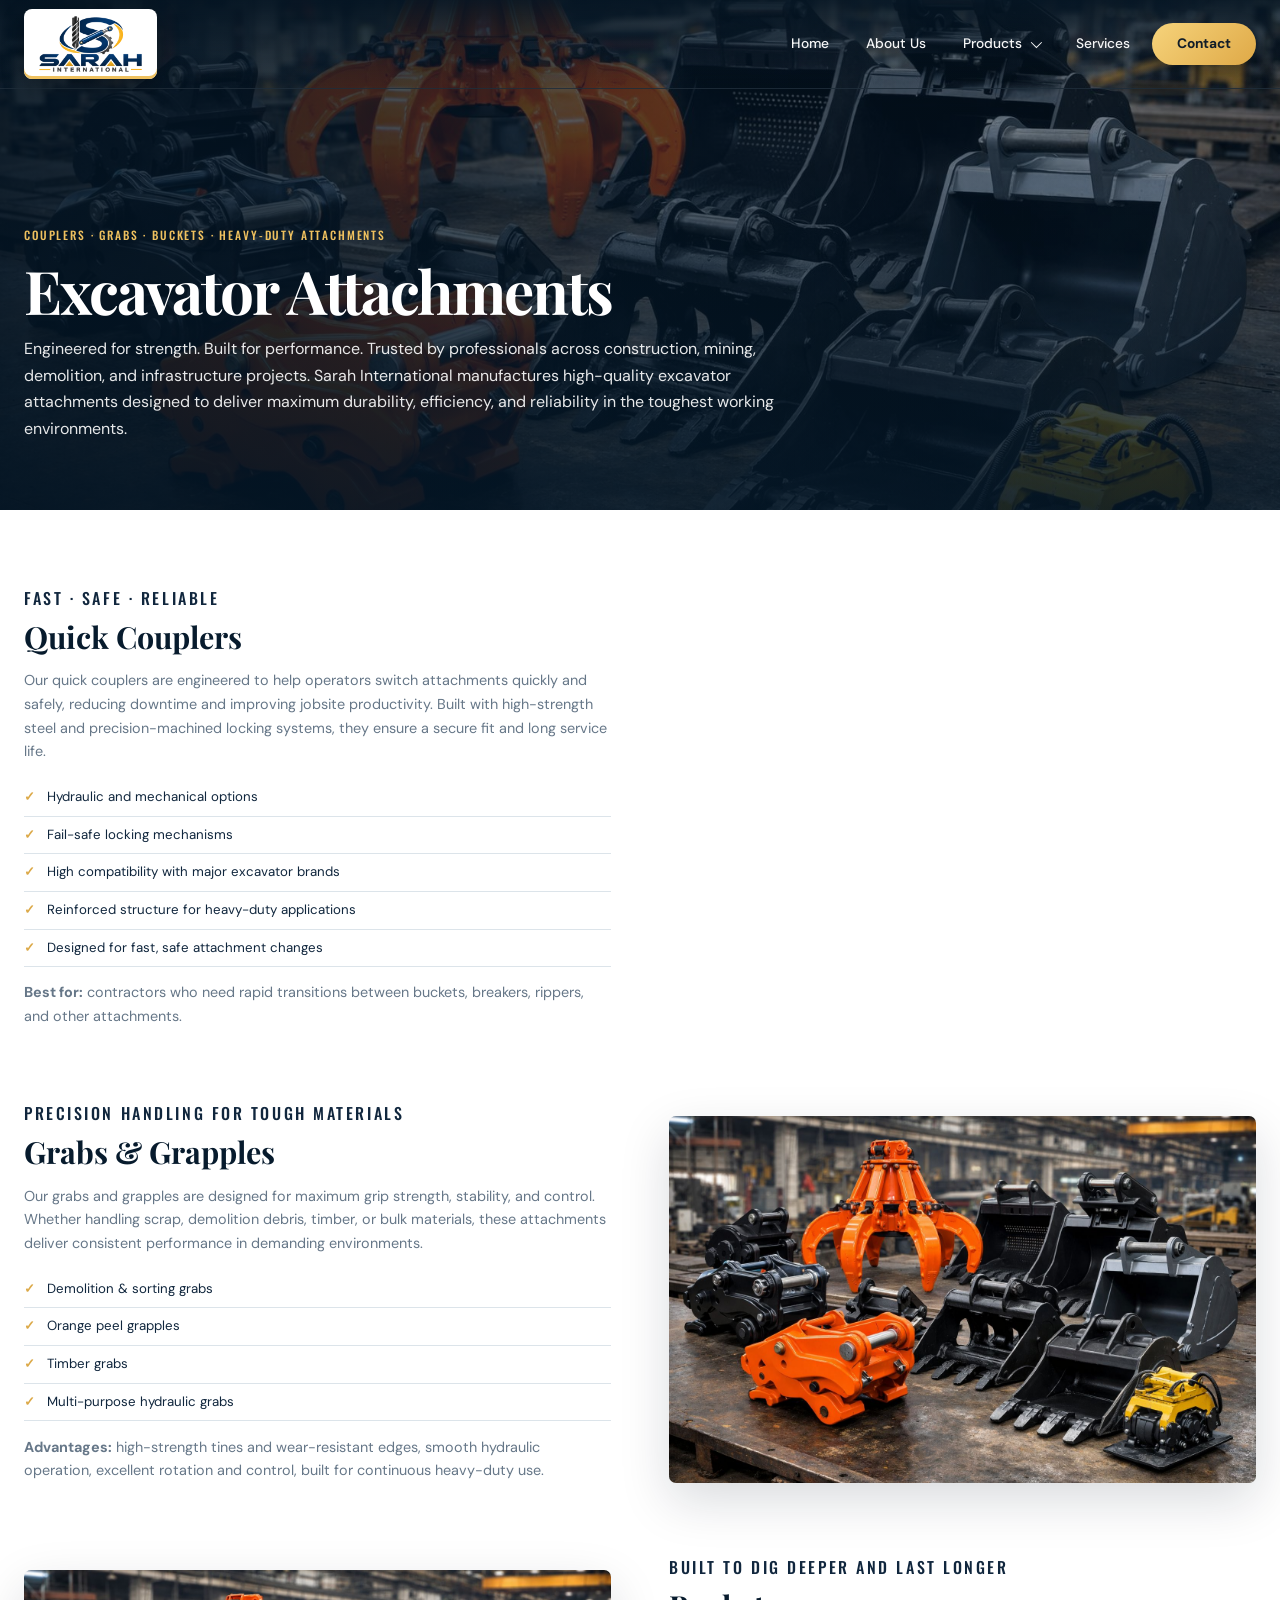
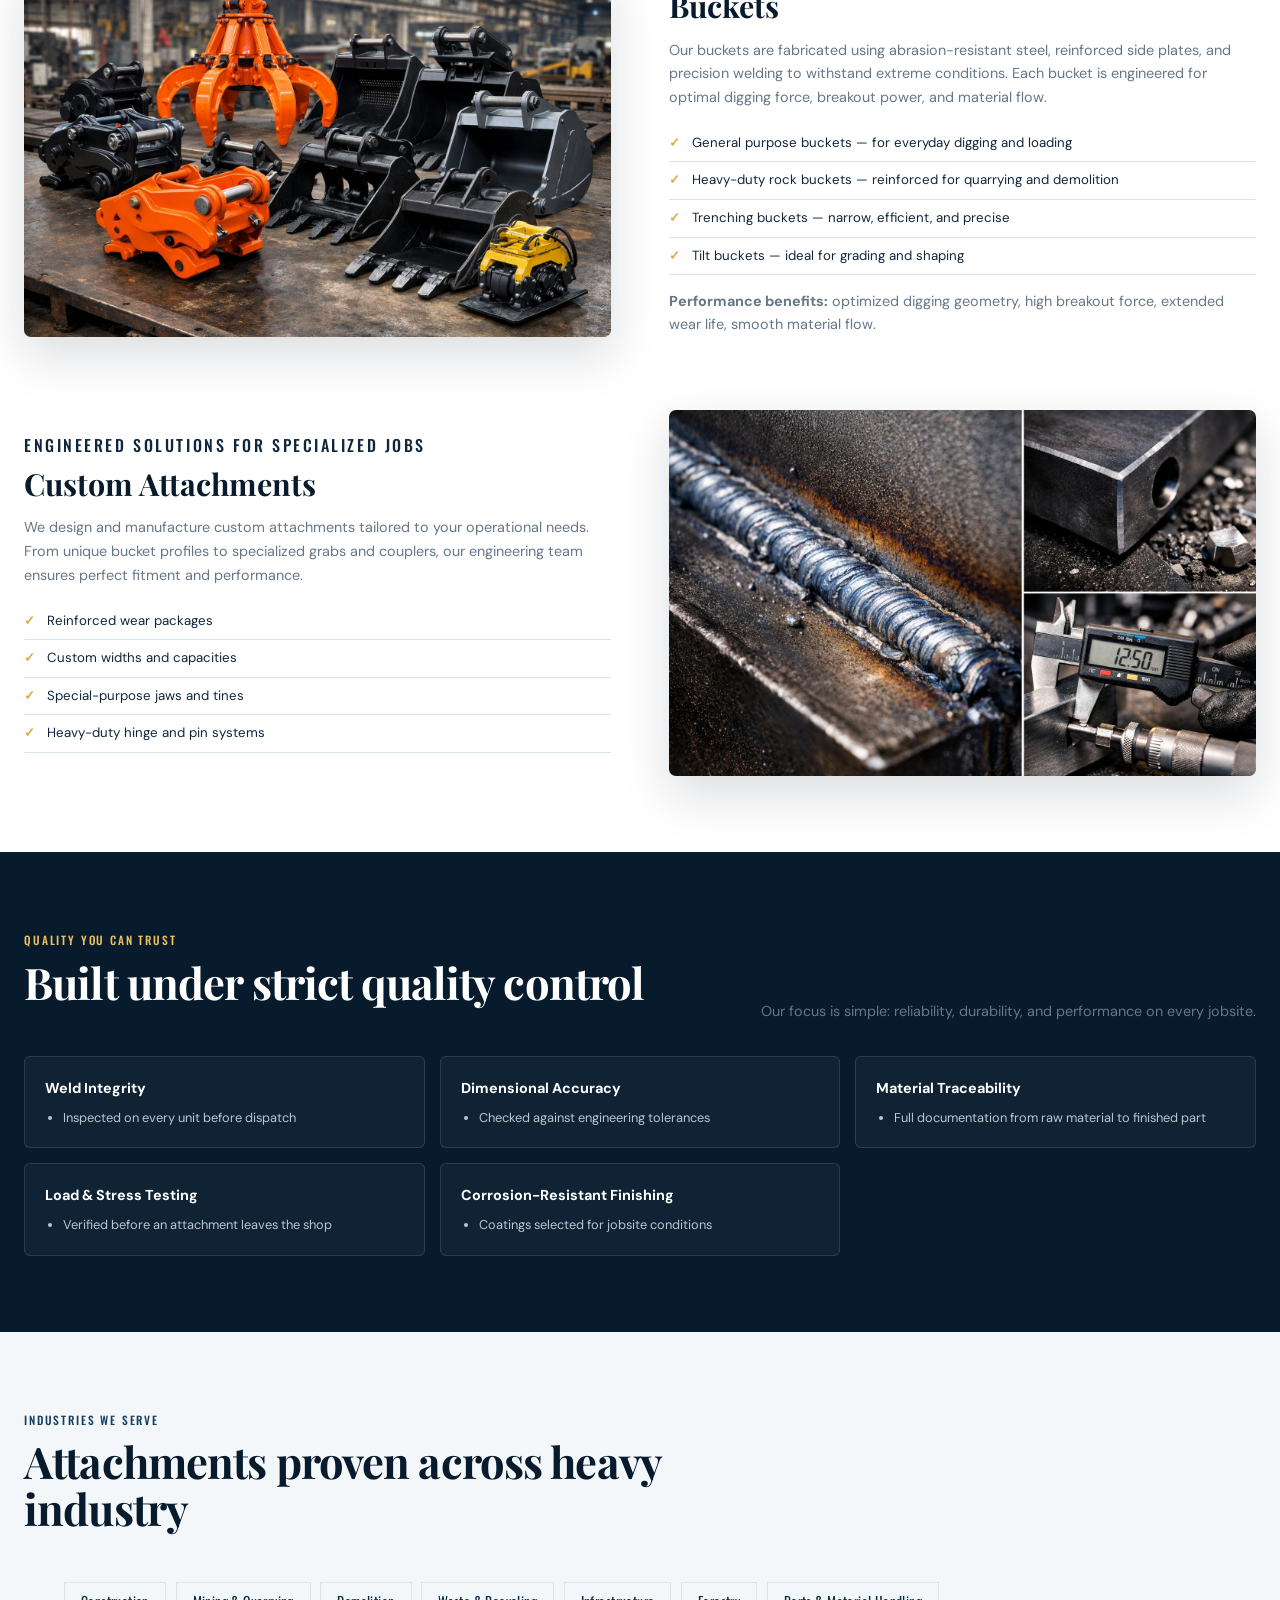
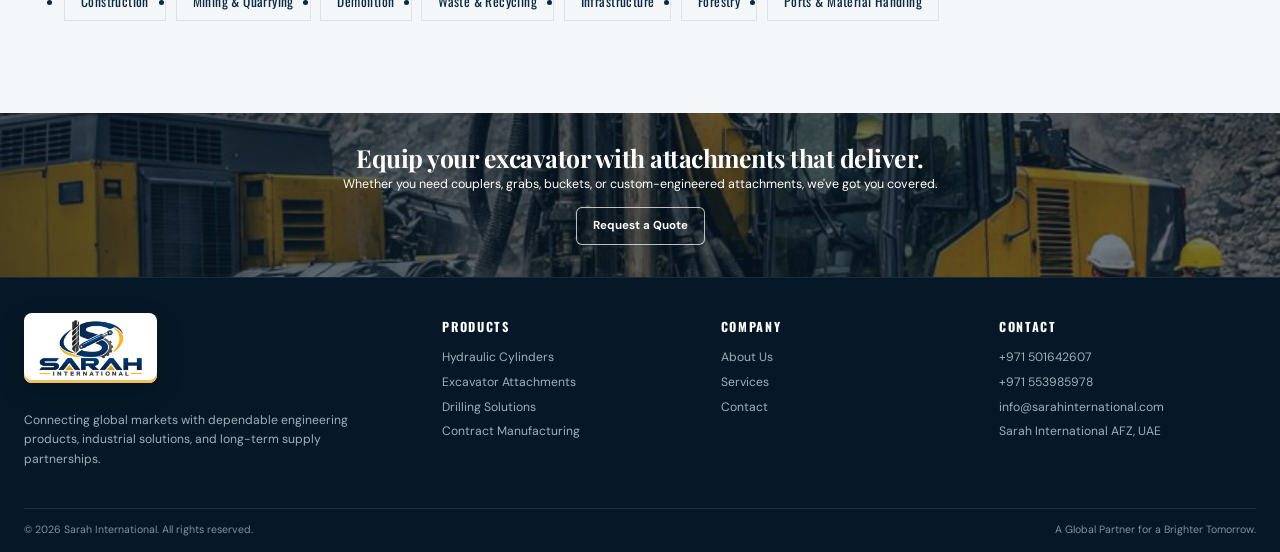
<file: excavator-attachments.html>
<!DOCTYPE html>
<html lang="en">
<head>
<meta charset="UTF-8">
<meta name="viewport" content="width=device-width, initial-scale=1.0">
<title>Excavator Attachments | Sarah International</title>
<meta name="description" content="Quick couplers, grabs, grapples, buckets, and custom excavator attachments engineered for construction, mining, demolition, and infrastructure projects.">
<link rel="icon" href="images/favicon.png" type="image/png">
<link rel="stylesheet" href="css/styles.css">
</head>
<body class="page-excavator">

<header class="site-header">
  <div class="container">
    <a href="index.html" class="brand" aria-label="Sarah International home">
      <img class="brand-logo" src="images/logo.webp" width="720" height="392" alt="Sarah International">
    </a>
    <button class="nav-toggle" aria-label="Toggle navigation" aria-expanded="false"><span></span></button>
    <nav class="main-nav" aria-label="Primary">
      <ul>
        <li><a href="index.html">Home</a></li>
        <li><a href="about.html">About Us</a></li>
        <li class="has-dropdown">
          <button type="button" class="products-link" aria-haspopup="true" aria-expanded="false">Products</button>
          <div class="products-dropdown" role="menu">
            <a href="hydraulic-cylinders.html" role="menuitem">Hydraulic Cylinders</a>
            <a href="excavator-attachments.html" role="menuitem">Excavator Attachments</a>
            <a href="drilling-solutions.html" role="menuitem">Drilling Solutions</a>
            <a href="contract-manufacturing.html" role="menuitem">Contract Manufacturing</a>
          </div>
        </li>
        <li><a href="services.html">Services</a></li>
        <li><a href="contact.html" class="nav-contact">Contact</a></li>
      </ul>
    </nav>
  </div>
</header>

<main>

  <section class="page-header">
    <div class="container">
      <span class="hero-eyebrow">Couplers &middot; Grabs &middot; Buckets &middot; Heavy-Duty Attachments</span>
      <h1>Excavator Attachments</h1>
      <p class="lede">Engineered for strength. Built for performance. Trusted by professionals across construction, mining, demolition, and infrastructure projects. Sarah International manufactures high-quality excavator attachments designed to deliver maximum durability, efficiency, and reliability in the toughest working environments.</p>
    </div>
  </section>

  <section class="section">
    <div class="container">

      <div class="feature-row">
        <div class="row-copy">
          <span class="cap">Fast &middot; Safe &middot; Reliable</span>
          <h3>Quick Couplers</h3>
          <p>Our quick couplers are engineered to help operators switch attachments quickly and safely, reducing downtime and improving jobsite productivity. Built with high-strength steel and precision-machined locking systems, they ensure a secure fit and long service life.</p>
          <ul class="spec-list">
            <li>Hydraulic and mechanical options</li>
            <li>Fail-safe locking mechanisms</li>
            <li>High compatibility with major excavator brands</li>
            <li>Reinforced structure for heavy-duty applications</li>
            <li>Designed for fast, safe attachment changes</li>
          </ul>
          <p class="text-muted"><strong>Best for:</strong> contractors who need rapid transitions between buckets, breakers, rippers, and other attachments.</p>
        </div>
      </div>

      <div class="feature-row reverse">
        <div class="row-media">
          <img src="images/08_Excavator_Attachments_and_Buckets.jpg" alt="Orange demolition grapple attachment">
        </div>
        <div class="row-copy">
          <span class="cap">Precision Handling for Tough Materials</span>
          <h3>Grabs &amp; Grapples</h3>
          <p>Our grabs and grapples are designed for maximum grip strength, stability, and control. Whether handling scrap, demolition debris, timber, or bulk materials, these attachments deliver consistent performance in demanding environments.</p>
          <ul class="spec-list">
            <li>Demolition &amp; sorting grabs</li>
            <li>Orange peel grapples</li>
            <li>Timber grabs</li>
            <li>Multi-purpose hydraulic grabs</li>
          </ul>
          <p class="text-muted"><strong>Advantages:</strong> high-strength tines and wear-resistant edges, smooth hydraulic operation, excellent rotation and control, built for continuous heavy-duty use.</p>
        </div>
      </div>

      <div class="feature-row">
        <div class="row-media">
          <img src="images/08_Excavator_Attachments_and_Buckets.jpg" alt="Heavy-duty excavator buckets on a factory floor">
        </div>
        <div class="row-copy">
          <span class="cap">Built to Dig Deeper and Last Longer</span>
          <h3>Buckets</h3>
          <p>Our buckets are fabricated using abrasion-resistant steel, reinforced side plates, and precision welding to withstand extreme conditions. Each bucket is engineered for optimal digging force, breakout power, and material flow.</p>
          <ul class="spec-list">
            <li>General purpose buckets &mdash; for everyday digging and loading</li>
            <li>Heavy-duty rock buckets &mdash; reinforced for quarrying and demolition</li>
            <li>Trenching buckets &mdash; narrow, efficient, and precise</li>
            <li>Tilt buckets &mdash; ideal for grading and shaping</li>
          </ul>
          <p class="text-muted"><strong>Performance benefits:</strong> optimized digging geometry, high breakout force, extended wear life, smooth material flow.</p>
        </div>
      </div>

      <div class="feature-row reverse">
        <div class="row-media">
          <img src="images/05_Welding_and_Dimensional_Inspection.jpg" alt="Fabrication of a custom excavator attachment">
        </div>
        <div class="row-copy">
          <span class="cap">Engineered Solutions for Specialized Jobs</span>
          <h3>Custom Attachments</h3>
          <p>We design and manufacture custom attachments tailored to your operational needs. From unique bucket profiles to specialized grabs and couplers, our engineering team ensures perfect fitment and performance.</p>
          <ul class="spec-list">
            <li>Reinforced wear packages</li>
            <li>Custom widths and capacities</li>
            <li>Special-purpose jaws and tines</li>
            <li>Heavy-duty hinge and pin systems</li>
          </ul>
        </div>
      </div>

    </div>
  </section>

  <section class="section section-dark">
    <div class="container">
      <div class="section-head">
        <div>
          <span class="kicker">Quality You Can Trust</span>
          <h2>Built under strict quality control</h2>
        </div>
        <p>Our focus is simple: reliability, durability, and performance on every jobsite.</p>
      </div>
      <div class="bullet-grid">
        <div class="bullet-block">
          <h4>Weld Integrity</h4>
          <ul><li>Inspected on every unit before dispatch</li></ul>
        </div>
        <div class="bullet-block">
          <h4>Dimensional Accuracy</h4>
          <ul><li>Checked against engineering tolerances</li></ul>
        </div>
        <div class="bullet-block">
          <h4>Material Traceability</h4>
          <ul><li>Full documentation from raw material to finished part</li></ul>
        </div>
        <div class="bullet-block">
          <h4>Load &amp; Stress Testing</h4>
          <ul><li>Verified before an attachment leaves the shop</li></ul>
        </div>
        <div class="bullet-block">
          <h4>Corrosion-Resistant Finishing</h4>
          <ul><li>Coatings selected for jobsite conditions</li></ul>
        </div>
      </div>
    </div>
  </section>

  <section class="section section-alt">
    <div class="container">
      <div class="section-head">
        <div>
          <span class="kicker">Industries We Serve</span>
          <h2>Attachments proven across heavy industry</h2>
        </div>
      </div>
      <ul class="tag-row">
        <li>Construction</li>
        <li>Mining &amp; Quarrying</li>
        <li>Demolition</li>
        <li>Waste &amp; Recycling</li>
        <li>Infrastructure</li>
        <li>Forestry</li>
        <li>Ports &amp; Material Handling</li>
      </ul>
    </div>
  </section>

  <section class="cta-banner">
    <div class="container">
      <div>
        <h2>Equip your excavator with attachments that deliver.</h2>
        <p>Whether you need couplers, grabs, buckets, or custom-engineered attachments, we've got you covered.</p>
      </div>
      <a href="contact.html" class="btn btn-outline-light">Request a Quote</a>
    </div>
  </section>

</main>

<footer class="site-footer">
  <div class="container">
    <div class="footer-grid">
      <div class="footer-brand">
        <a href="index.html" class="brand"><img class="brand-logo" src="images/logo.webp" width="720" height="392" alt="Sarah International"></a>
        <p>Connecting global markets with dependable engineering products, industrial solutions, and long-term supply partnerships.</p>
      </div>
      <div class="footer-col">
        <h5>Products</h5>
        <ul>
          <li><a href="hydraulic-cylinders.html">Hydraulic Cylinders</a></li>
          <li><a href="excavator-attachments.html">Excavator Attachments</a></li>
          <li><a href="drilling-solutions.html">Drilling Solutions</a></li>
          <li><a href="contract-manufacturing.html">Contract Manufacturing</a></li>
        </ul>
      </div>
      <div class="footer-col">
        <h5>Company</h5>
        <ul>
          <li><a href="about.html">About Us</a></li>
          <li><a href="services.html">Services</a></li>
          <li><a href="contact.html">Contact</a></li>
        </ul>
      </div>
      <div class="footer-col">
        <h5>Contact</h5>
        <ul>
          <li>+971 501642607</li>
          <li>+971 553985978</li>
          <li>info@sarahinternational.com</li>
          <li>Sarah International AFZ, UAE </li>
        </ul>
      </div>
    </div>
    <div class="footer-bottom">
      <span>&copy; <span id="year"></span> Sarah International. All rights reserved.</span>
      <span>A Global Partner for a Brighter Tomorrow.</span>
    </div>
  </div>
</footer>
<script src="js/main.js"></script>
</body>
</html>
</file>
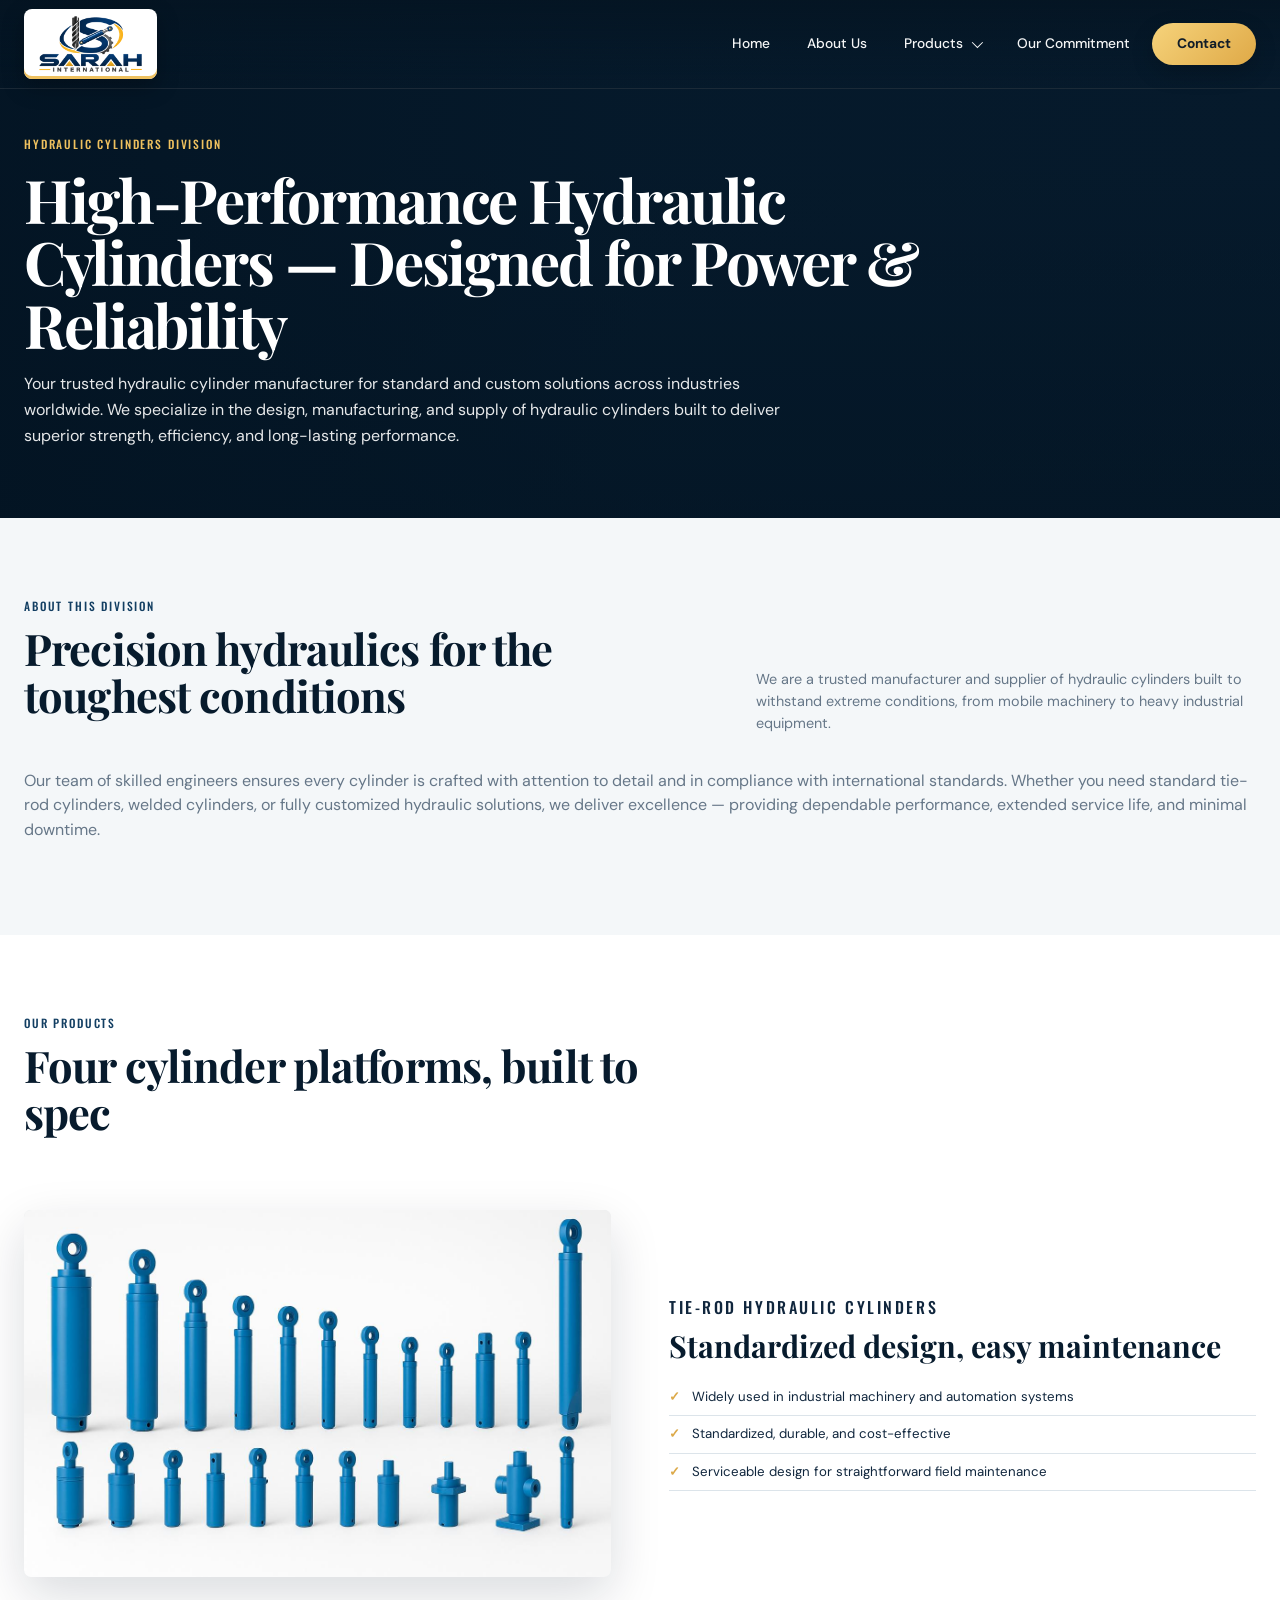
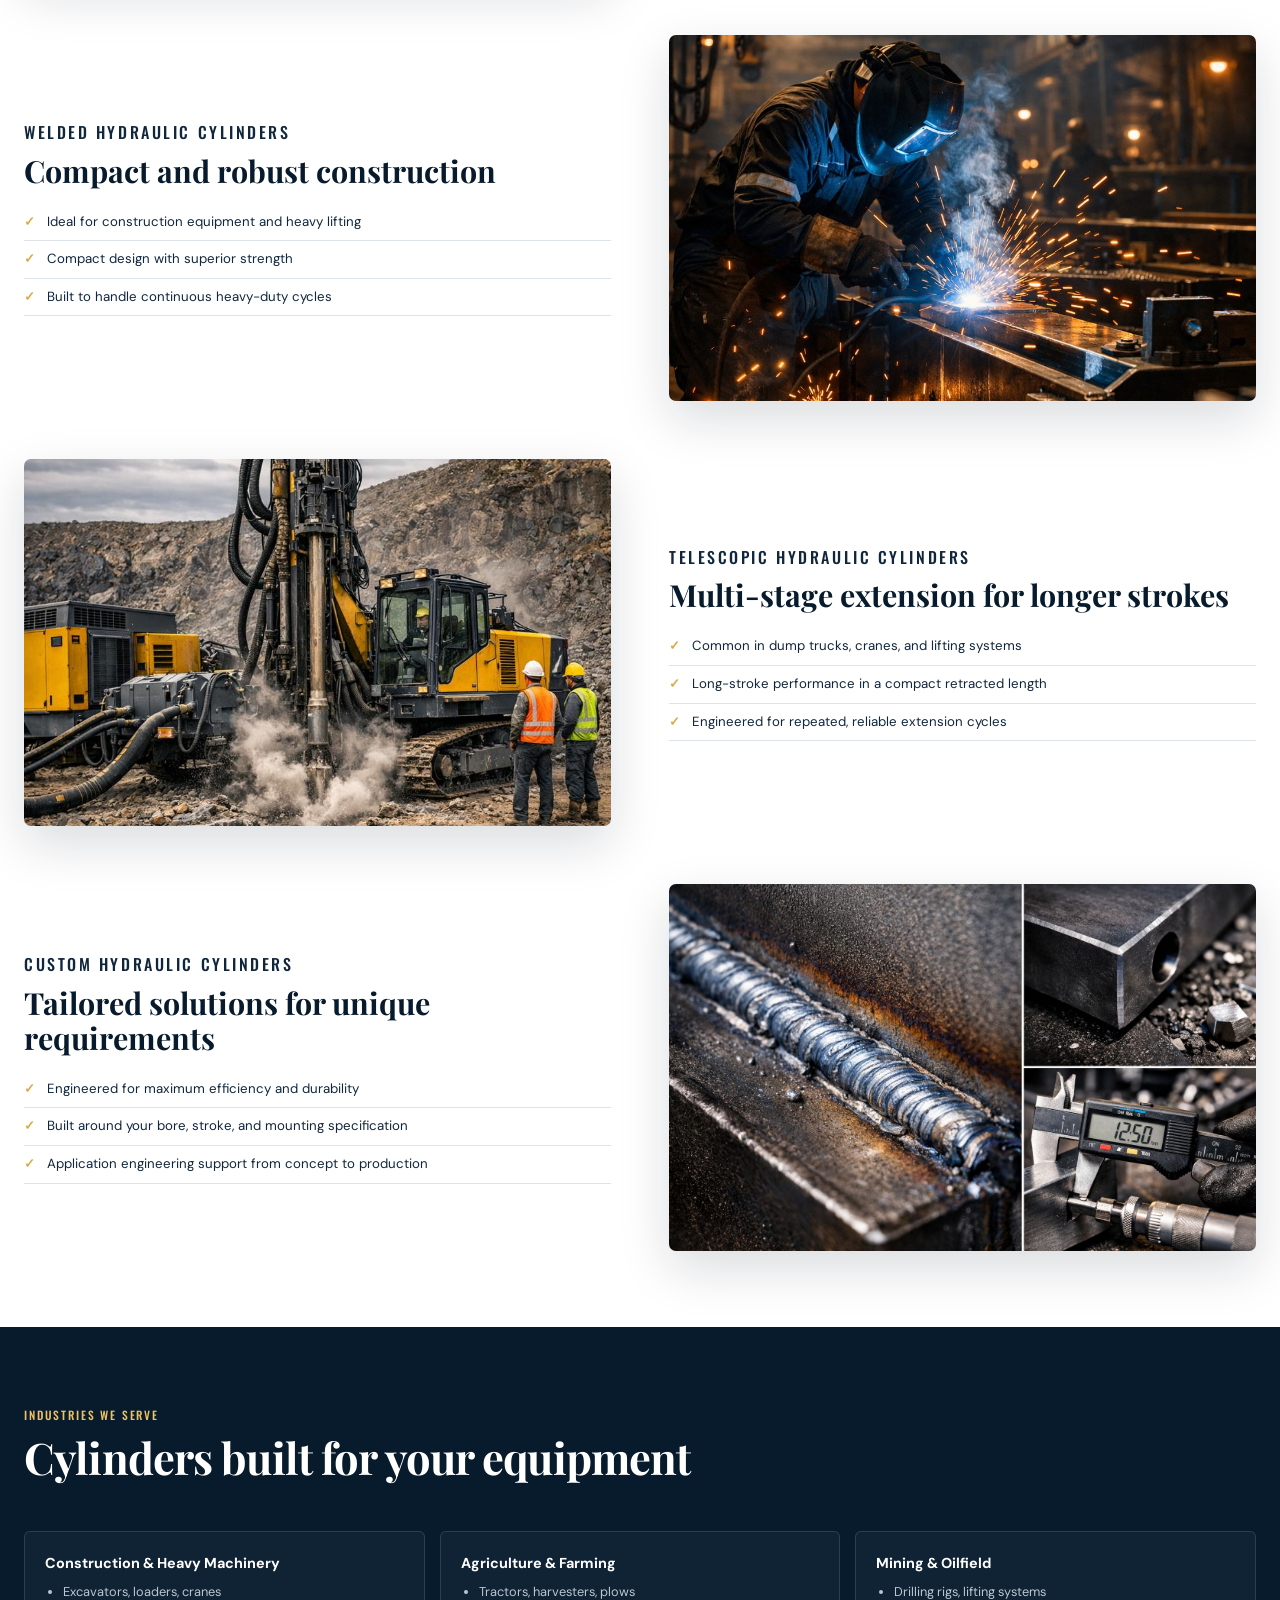
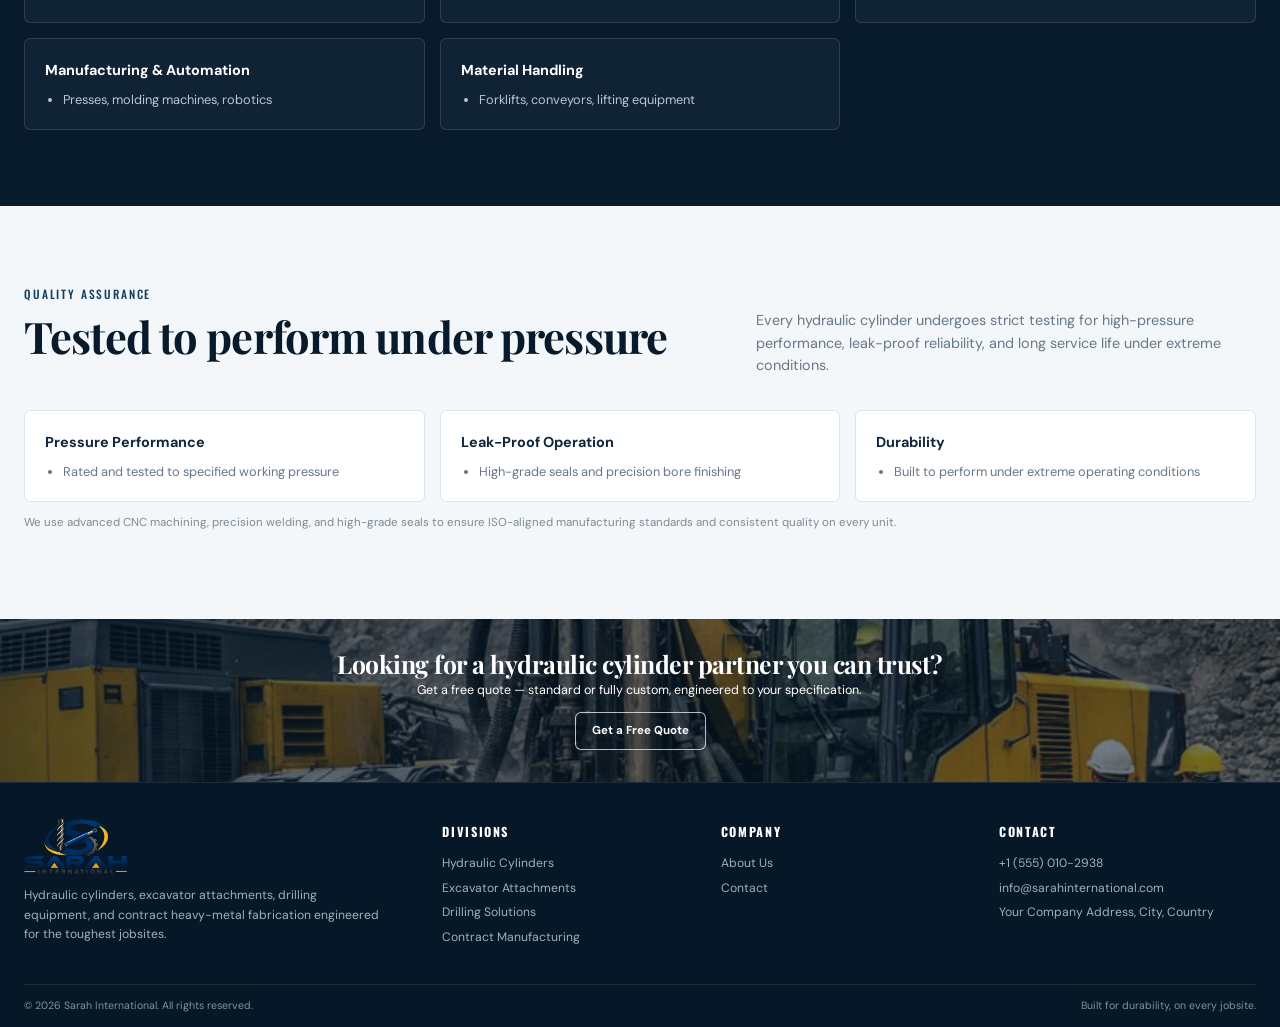
<file: hydraulic-cylinders_2.html>
<!DOCTYPE html>
<html lang="en">
<head>
<meta charset="UTF-8">
<meta name="viewport" content="width=device-width, initial-scale=1.0">
<title>Hydraulic Cylinders | Sarah International</title>
<meta name="description" content="Tie-rod, welded, telescopic, and custom hydraulic cylinders engineered for construction, agriculture, mining, manufacturing, and material handling.">
<link rel="icon" href="images/favicon.png" type="image/png">
<link rel="stylesheet" href="css/styles.css">
</head>
<body>

<header class="site-header">
  <div class="container">
    <a href="index.html" class="brand" aria-label="Sarah International home">
      <img class="brand-logo" src="images/logo.webp" width="720" height="392" alt="Sarah International">
    </a>
    <button class="nav-toggle" aria-label="Toggle navigation" aria-expanded="false"><span></span></button>
    <nav class="main-nav" aria-label="Primary">
      <ul>
        <li><a href="index.html">Home</a></li>
        <li><a href="about.html">About Us</a></li>
        <li class="has-dropdown">
          <a href="#" class="products-link" aria-haspopup="true">Products</a>
          <div class="products-dropdown">
            <a href="hydraulic-cylinders.html">Hydraulic Cylinders</a>
            <a href="excavator-attachments.html">Excavator Attachments</a>
            <a href="drilling-solutions.html">Drilling Solutions</a>
            <a href="contract-manufacturing.html">Contract Manufacturing</a>
          </div>
        </li>
        <li><a href="about.html#commitment">Our Commitment</a></li>
        <li><a href="contact.html" class="nav-contact">Contact</a></li>
      </ul>
    </nav>
  </div>
</header>

<main>

  <section class="page-header">
    <div class="container">
      <span class="hero-eyebrow">Hydraulic Cylinders Division</span>
      <h1>High-Performance Hydraulic Cylinders &mdash; Designed for Power &amp; Reliability</h1>
      <p class="lede">Your trusted hydraulic cylinder manufacturer for standard and custom solutions across industries worldwide. We specialize in the design, manufacturing, and supply of hydraulic cylinders built to deliver superior strength, efficiency, and long-lasting performance.</p>
    </div>
  </section>

  <section class="section section-alt">
    <div class="container">
      <div class="section-head">
        <div>
          <span class="kicker">About This Division</span>
          <h2>Precision hydraulics for the toughest conditions</h2>
        </div>
        <p>We are a trusted manufacturer and supplier of hydraulic cylinders built to withstand extreme conditions, from mobile machinery to heavy industrial equipment.</p>
      </div>
      <p>Our team of skilled engineers ensures every cylinder is crafted with attention to detail and in compliance with international standards. Whether you need standard tie-rod cylinders, welded cylinders, or fully customized hydraulic solutions, we deliver excellence &mdash; providing dependable performance, extended service life, and minimal downtime.</p>
    </div>
  </section>

  <section class="section">
    <div class="container">
      <div class="section-head">
        <div>
          <span class="kicker">Our Products</span>
          <h2>Four cylinder platforms, built to spec</h2>
        </div>
      </div>

      <div class="feature-row">
        <div class="row-media">
          <img src="images/01_Hydraulic_Cylinders_Product_Range.jpg" alt="Full range of tie-rod hydraulic cylinders in blue finish">
        </div>
        <div class="row-copy">
          <span class="cap">Tie-Rod Hydraulic Cylinders</span>
          <h3>Standardized design, easy maintenance</h3>
          <ul class="spec-list">
            <li>Widely used in industrial machinery and automation systems</li>
            <li>Standardized, durable, and cost-effective</li>
            <li>Serviceable design for straightforward field maintenance</li>
          </ul>
        </div>
      </div>

      <div class="feature-row reverse">
        <div class="row-media">
          <img src="images/09_Heavy_Fabrication_Welding.jpg" alt="Heavy steel fabrication for welded cylinder bodies">
        </div>
        <div class="row-copy">
          <span class="cap">Welded Hydraulic Cylinders</span>
          <h3>Compact and robust construction</h3>
          <ul class="spec-list">
            <li>Ideal for construction equipment and heavy lifting</li>
            <li>Compact design with superior strength</li>
            <li>Built to handle continuous heavy-duty cycles</li>
          </ul>
        </div>
      </div>

      <div class="feature-row">
        <div class="row-media">
          <img src="images/07_Surface_Drilling_Rig_Quarry.jpg" alt="Heavy machinery relying on multi-stage hydraulic extension">
        </div>
        <div class="row-copy">
          <span class="cap">Telescopic Hydraulic Cylinders</span>
          <h3>Multi-stage extension for longer strokes</h3>
          <ul class="spec-list">
            <li>Common in dump trucks, cranes, and lifting systems</li>
            <li>Long-stroke performance in a compact retracted length</li>
            <li>Engineered for repeated, reliable extension cycles</li>
          </ul>
        </div>
      </div>

      <div class="feature-row reverse">
        <div class="row-media">
          <img src="images/05_Welding_and_Dimensional_Inspection.jpg" alt="Engineer welding a custom hydraulic cylinder component">
        </div>
        <div class="row-copy">
          <span class="cap">Custom Hydraulic Cylinders</span>
          <h3>Tailored solutions for unique requirements</h3>
          <ul class="spec-list">
            <li>Engineered for maximum efficiency and durability</li>
            <li>Built around your bore, stroke, and mounting specification</li>
            <li>Application engineering support from concept to production</li>
          </ul>
        </div>
      </div>
    </div>
  </section>

  <section class="section section-dark">
    <div class="container">
      <div class="section-head">
        <div>
          <span class="kicker">Industries We Serve</span>
          <h2>Cylinders built for your equipment</h2>
        </div>
      </div>
      <div class="bullet-grid">
        <div class="bullet-block">
          <h4>Construction &amp; Heavy Machinery</h4>
          <ul><li>Excavators, loaders, cranes</li></ul>
        </div>
        <div class="bullet-block">
          <h4>Agriculture &amp; Farming</h4>
          <ul><li>Tractors, harvesters, plows</li></ul>
        </div>
        <div class="bullet-block">
          <h4>Mining &amp; Oilfield</h4>
          <ul><li>Drilling rigs, lifting systems</li></ul>
        </div>
        <div class="bullet-block">
          <h4>Manufacturing &amp; Automation</h4>
          <ul><li>Presses, molding machines, robotics</li></ul>
        </div>
        <div class="bullet-block">
          <h4>Material Handling</h4>
          <ul><li>Forklifts, conveyors, lifting equipment</li></ul>
        </div>
      </div>
    </div>
  </section>

  <section class="section section-alt">
    <div class="container">
      <div class="section-head">
        <div>
          <span class="kicker">Quality Assurance</span>
          <h2>Tested to perform under pressure</h2>
        </div>
        <p>Every hydraulic cylinder undergoes strict testing for high-pressure performance, leak-proof reliability, and long service life under extreme conditions.</p>
      </div>
      <div class="bullet-grid">
        <div class="bullet-block">
          <h4>Pressure Performance</h4>
          <ul><li>Rated and tested to specified working pressure</li></ul>
        </div>
        <div class="bullet-block">
          <h4>Leak-Proof Operation</h4>
          <ul><li>High-grade seals and precision bore finishing</li></ul>
        </div>
        <div class="bullet-block">
          <h4>Durability</h4>
          <ul><li>Built to perform under extreme operating conditions</li></ul>
        </div>
      </div>
      <p class="form-note">We use advanced CNC machining, precision welding, and high-grade seals to ensure ISO-aligned manufacturing standards and consistent quality on every unit.</p>
    </div>
  </section>

  <section class="cta-banner">
    <div class="container">
      <div>
        <h2>Looking for a hydraulic cylinder partner you can trust?</h2>
        <p>Get a free quote &mdash; standard or fully custom, engineered to your specification.</p>
      </div>
      <a href="contact.html" class="btn btn-outline-light">Get a Free Quote</a>
    </div>
  </section>

</main>

<footer class="site-footer">
  <div class="container">
    <div class="footer-grid">
      <div class="footer-brand">
        <img class="brand-logo" src="images/logo.webp" width="720" height="392" alt="Sarah International">
        <p>Hydraulic cylinders, excavator attachments, drilling equipment, and contract heavy-metal fabrication engineered for the toughest jobsites.</p>
      </div>
      <div class="footer-col">
        <h5>Divisions</h5>
        <ul>
          <li><a href="hydraulic-cylinders.html">Hydraulic Cylinders</a></li>
          <li><a href="excavator-attachments.html">Excavator Attachments</a></li>
          <li><a href="drilling-solutions.html">Drilling Solutions</a></li>
          <li><a href="contract-manufacturing.html">Contract Manufacturing</a></li>
        </ul>
      </div>
      <div class="footer-col">
        <h5>Company</h5>
        <ul>
          <li><a href="about.html">About Us</a></li>
          <li><a href="contact.html">Contact</a></li>
        </ul>
      </div>
      <div class="footer-col">
        <h5>Contact</h5>
        <ul>
          <li>+1 (555) 010-2938</li>
          <li>info@sarahinternational.com</li>
          <li>Your Company Address, City, Country</li>
        </ul>
      </div>
    </div>
    <div class="footer-bottom">
      <span>&copy; <span id="year"></span> Sarah International. All rights reserved.</span>
      <span>Built for durability, on every jobsite.</span>
    </div>
  </div>
</footer>

<script src="js/main.js"></script>
</body>
</html>
</file>
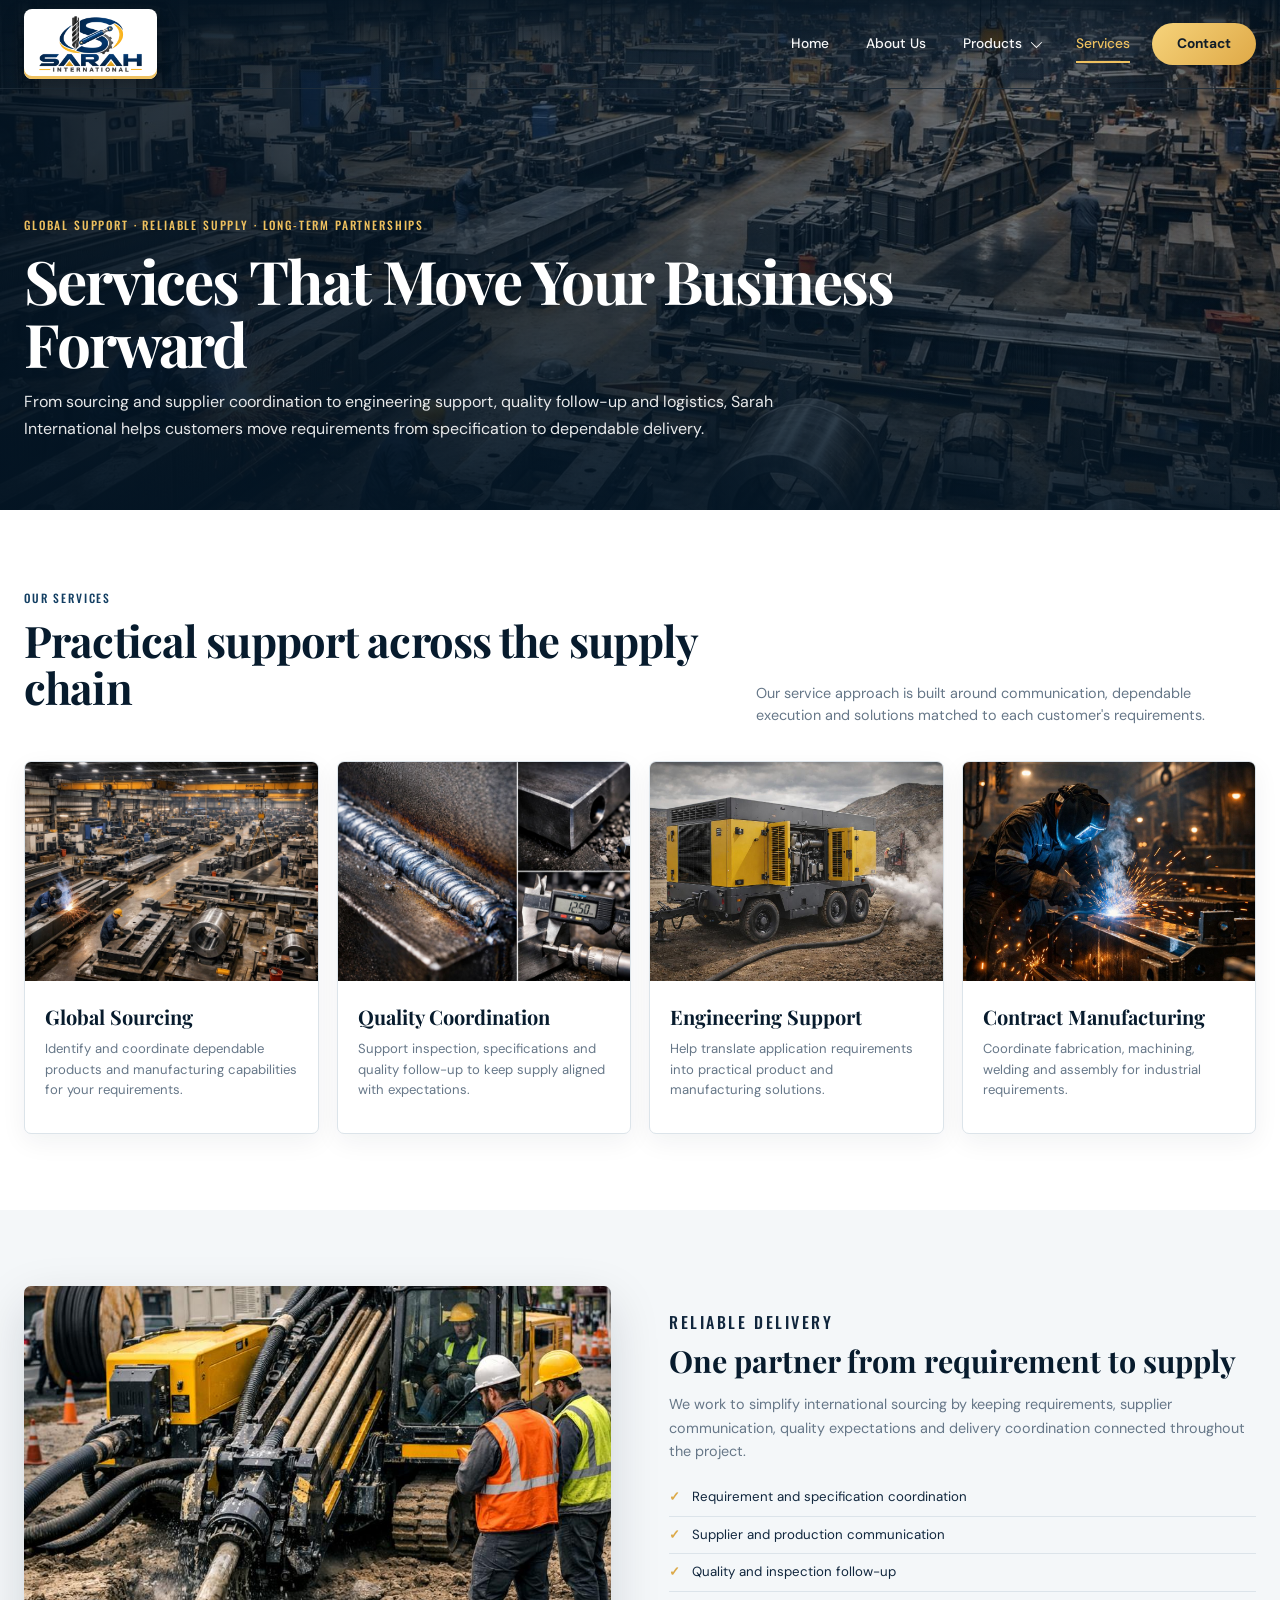
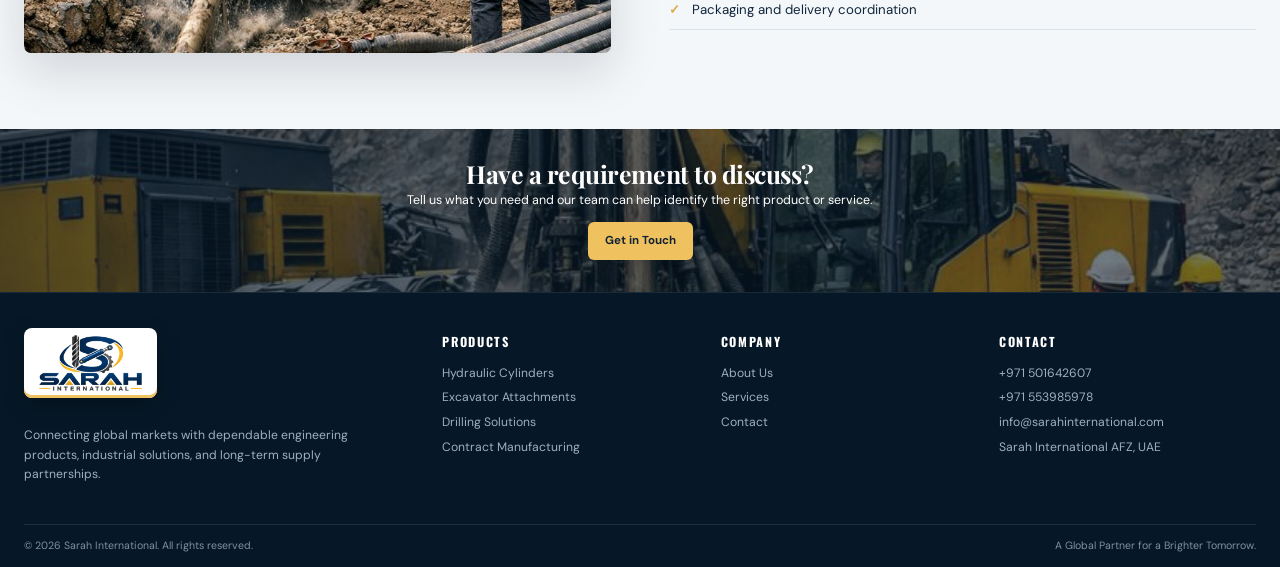
<file: services.html>
<!DOCTYPE html>
<html lang="en">
<head>
<meta charset="UTF-8">
<meta name="viewport" content="width=device-width, initial-scale=1.0">
<title>Services | Sarah International</title>
<meta name="description" content="Sarah International provides sourcing, supply, engineering support, quality coordination, logistics, and contract manufacturing services.">
<link rel="icon" href="images/favicon.png" type="image/png">
<link rel="stylesheet" href="css/styles.css">
</head>
<body class="page-services">
<header class="site-header">
  <div class="container">
    <a href="index.html" class="brand" aria-label="Sarah International home">
      <img class="brand-logo" src="images/logo.webp" width="720" height="392" alt="Sarah International">
    </a>
    <button class="nav-toggle" aria-label="Toggle navigation" aria-expanded="false"><span></span></button>
    <nav class="main-nav" aria-label="Primary">
      <ul>
        <li><a href="index.html">Home</a></li>
        <li><a href="about.html">About Us</a></li>
        <li class="has-dropdown">
          <button type="button" class="products-link" aria-haspopup="true" aria-expanded="false">Products</button>
          <div class="products-dropdown" role="menu">
            <a href="hydraulic-cylinders.html" role="menuitem">Hydraulic Cylinders</a>
            <a href="excavator-attachments.html" role="menuitem">Excavator Attachments</a>
            <a href="drilling-solutions.html" role="menuitem">Drilling Solutions</a>
            <a href="contract-manufacturing.html" role="menuitem">Contract Manufacturing</a>
          </div>
        </li>
        <li><a href="services.html" aria-current="page">Services</a></li>
        <li><a href="contact.html" class="nav-contact">Contact</a></li>
      </ul>
    </nav>
  </div>
</header>
<main>
  <section class="page-header">
    <div class="container">
      <span class="hero-eyebrow">Global Support &middot; Reliable Supply &middot; Long-Term Partnerships</span>
      <h1>Services That Move Your Business Forward</h1>
      <p class="lede">From sourcing and supplier coordination to engineering support, quality follow-up and logistics, Sarah International helps customers move requirements from specification to dependable delivery.</p>
    </div>
  </section>

  <section class="section">
    <div class="container">
      <div class="section-head">
        <div><span class="kicker">Our Services</span><h2>Practical support across the supply chain</h2></div>
        <p>Our service approach is built around communication, dependable execution and solutions matched to each customer's requirements.</p>
      </div>
      <div class="card-grid">
        <article class="division-card"><div class="thumb"><img src="images/06_Heavy_Equipment_Manufacturing_Facility.jpg" alt="Industrial manufacturing facility"></div><div class="body"><h3>Global Sourcing</h3><p>Identify and coordinate dependable products and manufacturing capabilities for your requirements.</p></div></article>
        <article class="division-card"><div class="thumb"><img src="images/05_Welding_and_Dimensional_Inspection.jpg" alt="Welding and dimensional inspection"></div><div class="body"><h3>Quality Coordination</h3><p>Support inspection, specifications and quality follow-up to keep supply aligned with expectations.</p></div></article>
        <article class="division-card"><div class="thumb"><img src="images/04_Diesel_Air_Compressor.jpg" alt="Industrial air compressor"></div><div class="body"><h3>Engineering Support</h3><p>Help translate application requirements into practical product and manufacturing solutions.</p></div></article>
        <article class="division-card"><div class="thumb"><img src="images/09_Heavy_Fabrication_Welding.jpg" alt="Heavy fabrication and welding"></div><div class="body"><h3>Contract Manufacturing</h3><p>Coordinate fabrication, machining, welding and assembly for industrial requirements.</p></div></article>
      </div>
    </div>
  </section>

  <section class="section section-alt">
    <div class="container">
      <div class="feature-row">
        <div class="row-media"><img src="images/12_Horizontal_Directional_Drilling_Machine.jpg" alt="Industrial drilling equipment"></div>
        <div class="row-copy">
          <span class="cap">Reliable Delivery</span>
          <h3>One partner from requirement to supply</h3>
          <p>We work to simplify international sourcing by keeping requirements, supplier communication, quality expectations and delivery coordination connected throughout the project.</p>
          <ul class="spec-list">
            <li>Requirement and specification coordination</li>
            <li>Supplier and production communication</li>
            <li>Quality and inspection follow-up</li>
            <li>Packaging and delivery coordination</li>
          </ul>
        </div>
      </div>
    </div>
  </section>

  <section class="cta-banner">
    <div class="container">
      <h2>Have a requirement to discuss?</h2>
      <p>Tell us what you need and our team can help identify the right product or service.</p>
      <a href="contact.html" class="btn btn-primary">Get in Touch</a>
    </div>
  </section>
</main>
<footer class="site-footer">
  <div class="container">
    <div class="footer-grid">
      <div class="footer-brand">
        <a href="index.html" class="brand"><img class="brand-logo" src="images/logo.webp" width="720" height="392" alt="Sarah International"></a>
        <p>Connecting global markets with dependable engineering products, industrial solutions, and long-term supply partnerships.</p>
      </div>
      <div class="footer-col">
        <h5>Products</h5>
        <ul>
          <li><a href="hydraulic-cylinders.html">Hydraulic Cylinders</a></li>
          <li><a href="excavator-attachments.html">Excavator Attachments</a></li>
          <li><a href="drilling-solutions.html">Drilling Solutions</a></li>
          <li><a href="contract-manufacturing.html">Contract Manufacturing</a></li>
        </ul>
      </div>
      <div class="footer-col">
        <h5>Company</h5>
        <ul>
          <li><a href="about.html">About Us</a></li>
          <li><a href="services.html">Services</a></li>
          <li><a href="contact.html">Contact</a></li>
        </ul>
      </div>
      <div class="footer-col">
        <h5>Contact</h5>
        <ul>
          <li>+971 501642607</li>
          <li>+971 553985978</li>
          <li>info@sarahinternational.com</li>
          <li>Sarah International AFZ, UAE </li>
        </ul>
      </div>
    </div>
    <div class="footer-bottom">
      <span>&copy; <span id="year"></span> Sarah International. All rights reserved.</span>
      <span>A Global Partner for a Brighter Tomorrow.</span>
    </div>
  </div>
</footer>
<script src="js/main.js"></script>
</body>
</html>
</file>
<file: css/styles.css>
@import url('https://fonts.googleapis.com/css2?family=DM+Sans:wght@400;500;600;700&family=Oswald:wght@400;500;600&family=Playfair+Display:wght@600;700&display=swap');

:root{
  --navy:#071b2d;
  --navy-2:#0b2942;
  --navy-3:#123e62;
  --gold:#efc15f;
  --gold-2:#dca948;
  --white:#fff;
  --ink:#10263d;
  --muted:#667788;
  --paper:#fff;
  --soft:#f4f7f9;
  --line:#dce4ea;
  --container:1240px;
  --radius:7px;
  --body:'DM Sans',Arial,sans-serif;
  --display:'Playfair Display',Georgia,serif;
  --condensed:'Oswald',Arial,sans-serif;
  --shadow:0 18px 50px rgba(4,22,37,.15);
}
*{box-sizing:border-box}
html{scroll-behavior:smooth}
body{margin:0;font-family:var(--body);color:var(--ink);background:var(--paper);line-height:1.55;overflow-x:hidden}
a{color:inherit;text-decoration:none}
img{display:block;max-width:100%}
button,input,textarea,select{font:inherit}
.container{width:min(var(--container),calc(100% - 48px));margin-inline:auto}
:focus-visible{outline:3px solid var(--gold);outline-offset:3px}

/* HEADER */
.site-header{position:absolute;top:0;left:0;width:100%;z-index:100;background:linear-gradient(180deg,rgba(4,20,34,.86),rgba(4,20,34,.34),transparent);border-bottom:1px solid rgba(255,255,255,.09)}
.site-header .container{min-height:88px;display:flex;align-items:center;justify-content:space-between;gap:28px}
/* Logo sits on a clean white plate so the navy/gold artwork keeps its true colours on the dark header */
.brand{display:flex;align-items:center;flex:0 0 auto;background:#fff;border-radius:8px;padding:7px 15px;box-shadow:0 8px 22px rgba(0,0,0,.26),inset 0 -3px 0 var(--gold);transition:transform .2s ease,box-shadow .2s ease}
.brand:hover{transform:translateY(-1px);box-shadow:0 10px 26px rgba(0,0,0,.32),inset 0 -3px 0 var(--gold)}
.brand-logo{height:56px;width:auto;max-width:none}
.main-nav>ul{list-style:none;display:flex;align-items:center;gap:7px;margin:0;padding:0}
.main-nav li{position:relative}
.main-nav>ul>li>a,.products-link{display:flex;align-items:center;justify-content:center;gap:9px;padding:14px 15px;color:rgba(255,255,255,.96);font-size:.86rem;font-weight:500;white-space:nowrap;border-radius:5px;transition:color .2s ease,background .2s ease,transform .2s ease}
.main-nav>ul>li>a:hover,.products-link:hover{color:var(--gold);background:rgba(255,255,255,.06)}
.main-nav>ul>li>a[aria-current="page"]{color:var(--gold);position:relative}
.main-nav>ul>li>a[aria-current="page"]::after{content:'';position:absolute;left:15px;right:15px;bottom:6px;height:2px;background:var(--gold)}
.products-link{border:0;background:transparent;cursor:pointer}
.products-link::after{content:'';width:7px;height:7px;border-right:1.5px solid currentColor;border-bottom:1.5px solid currentColor;transform:rotate(45deg) translateY(-2px);transition:transform .2s ease}
.has-dropdown:hover .products-link::after,.has-dropdown.open .products-link::after{transform:rotate(225deg) translate(-1px,-1px)}
.products-dropdown{position:absolute;top:calc(100% + 7px);left:50%;transform:translate(-50%,-8px);width:250px;padding:8px;background:rgba(5,22,37,.985);border:1px solid rgba(255,255,255,.12);border-radius:6px;box-shadow:0 22px 45px rgba(0,0,0,.3);opacity:0;visibility:hidden;pointer-events:none;transition:opacity .18s ease,transform .18s ease,visibility .18s ease}
.products-dropdown a{display:block;padding:12px 14px;color:#fff;font-size:.83rem;border-radius:4px;line-height:1.25}
.products-dropdown a:hover{background:rgba(239,193,95,.12);color:var(--gold)}
.has-dropdown:hover .products-dropdown,.has-dropdown:focus-within .products-dropdown,.has-dropdown.open .products-dropdown{opacity:1;visibility:visible;pointer-events:auto;transform:translate(-50%,0)}
.nav-contact{background:linear-gradient(135deg,#f6d37b,#dfa947)!important;color:#111d28!important;border-radius:999px!important;padding:10px 25px!important;font-weight:700!important;box-shadow:0 8px 22px rgba(0,0,0,.18)}
.nav-contact:hover{color:#111d28!important;transform:translateY(-1px)}
.nav-toggle{display:none;width:44px;height:42px;border:1px solid rgba(255,255,255,.3);border-radius:7px;background:rgba(4,20,34,.72);align-items:center;justify-content:center;cursor:pointer;position:relative;z-index:102}
.nav-toggle span,.nav-toggle span:before,.nav-toggle span:after{display:block;width:20px;height:2px;background:#fff;content:'';position:relative;transition:transform .2s ease,opacity .2s ease}
.nav-toggle span:before{position:absolute;top:-6px}.nav-toggle span:after{position:absolute;top:6px}
.nav-toggle[aria-expanded="true"] span{background:transparent}.nav-toggle[aria-expanded="true"] span:before{transform:translateY(6px) rotate(45deg)}.nav-toggle[aria-expanded="true"] span:after{transform:translateY(-6px) rotate(-45deg)}

/* BUTTONS */
.btn{display:inline-flex;align-items:center;justify-content:center;gap:9px;min-height:44px;padding:11px 20px;border-radius:6px;border:1px solid transparent;font-size:.86rem;font-weight:700;transition:transform .2s ease,background .2s ease,box-shadow .2s ease}
.btn::after{content:none}
.btn-primary{background:var(--gold);color:#122233;box-shadow:0 8px 20px rgba(0,0,0,.13)}
.btn-primary:hover{background:#f4cc70;transform:translateY(-2px)}
.btn-outline-light{border-color:rgba(255,255,255,.72);background:rgba(4,20,34,.14);color:#fff}
.btn-outline-light:hover{background:rgba(255,255,255,.12);transform:translateY(-2px)}
.btn-outline-dark{border-color:#9eabb6;color:var(--navy)}
.btn-outline-dark:hover{background:var(--navy);color:#fff}
.kicker,.hero-eyebrow,.cap{font-family:var(--condensed);text-transform:uppercase;letter-spacing:.16em;font-weight:500}
.kicker{display:inline-block;color:var(--navy-3);font-size:.72rem;margin-bottom:10px}
.section-dark .kicker{color:var(--gold)}
.hero-eyebrow{display:block;color:var(--gold);font-size:.72rem;margin-bottom:15px}
p{color:var(--muted)}
h1,h2,h3,h4,h5{margin-top:0}
h2{font-family:var(--display);font-size:clamp(2rem,3.4vw,3.1rem);line-height:1.08;letter-spacing:-.02em;color:var(--navy);margin-bottom:16px}
.section-dark h2{color:#fff}

/* HOME HERO */
.hero{position:relative;min-height:610px;color:#fff;background:var(--navy);overflow:hidden}
.hero-media{position:absolute;inset:0;z-index:0}
.hero-media img{width:100%;height:100%;object-fit:cover;object-position:center}
.hero-media:after{content:'';position:absolute;inset:0;background:linear-gradient(90deg,rgba(3,20,35,.83) 0%,rgba(4,24,41,.62) 43%,rgba(4,24,41,.30) 100%),linear-gradient(180deg,rgba(4,20,34,.16),rgba(4,20,34,.5))}
.hero-grid{position:relative;min-height:610px}
.hero-copy{position:relative;z-index:2;min-height:610px;width:min(700px,100%);display:flex;flex-direction:column;justify-content:center;padding:105px 0 70px}
.hero h1{font-family:var(--display);font-size:clamp(3rem,5.6vw,5rem);line-height:1.02;letter-spacing:-.035em;color:#fff;margin:0 0 18px;max-width:760px}
.lede{font-size:1rem;line-height:1.65;color:rgba(255,255,255,.9);max-width:680px;margin:0}
.hero-actions{display:flex;flex-wrap:wrap;gap:13px;margin-top:26px}

/* CONSISTENT INNER-PAGE BANNERS */
.page-header{position:relative;min-height:510px;display:flex;align-items:flex-end;padding:135px 0 68px;color:#fff;background:var(--navy);overflow:hidden}
.page-header:before{content:'';position:absolute;inset:0;background-image:var(--page-bg);background-size:cover;background-position:center;opacity:.82;transform:scale(1.01)}
.page-header:after{content:'';position:absolute;inset:0;background:linear-gradient(90deg,rgba(3,20,35,.86) 0%,rgba(4,24,41,.58) 50%,rgba(4,24,41,.35) 100%),linear-gradient(0deg,rgba(4,20,34,.78),transparent 68%)}
.page-header .container{position:relative;z-index:1}
.page-header h1{font-family:var(--display);font-size:clamp(2.65rem,4.7vw,4.35rem);line-height:1.04;letter-spacing:-.035em;color:#fff;max-width:920px;margin:0 0 15px}
.page-header .lede{max-width:760px}
.page-header .hero-actions{margin-top:24px}
body.page-about .page-header{--page-bg:url('../images/06_Heavy_Equipment_Manufacturing_Facility.jpg')}
body.page-contact .page-header{--page-bg:url('../images/09_Heavy_Fabrication_Welding.jpg')}
body.page-hydraulic .page-header{--page-bg:url('../images/01_Hydraulic_Cylinders_Product_Range.jpg')}
body.page-excavator .page-header{--page-bg:url('../images/08_Excavator_Attachments_and_Buckets.jpg')}
body.page-drilling .page-header{--page-bg:url('../images/07_Surface_Drilling_Rig_Quarry.jpg')}
body.page-contract .page-header{--page-bg:url('../images/09_Heavy_Fabrication_Welding.jpg')}
body.page-services .page-header{--page-bg:url('../images/06_Heavy_Equipment_Manufacturing_Facility.jpg')}

/* VALUE BAND */
.value-band{background:#fff;border-bottom:1px solid var(--line)}
.value-grid{display:grid;grid-template-columns:repeat(4,1fr)}
.value-item{display:grid;grid-template-columns:48px 1fr;column-gap:16px;align-items:center;padding:27px 28px;border-right:1px solid var(--line)}
.value-item:last-child{border-right:0}
.value-icon{width:43px;height:43px;border:2px solid var(--navy-3);border-radius:50%;display:grid;place-items:center;color:var(--navy-3);font-size:1.05rem;font-weight:700;grid-row:span 2}
.value-item h4{font-size:.93rem;margin:0;color:var(--navy)}
.value-item p{font-size:.76rem;line-height:1.35;margin:2px 0 0}

/* HOME ABOUT */
.about-home{position:relative;overflow:hidden;background:#f8fafb}
.about-home:after{content:'';position:absolute;right:0;top:0;width:60%;height:100%;background-image:linear-gradient(90deg,#f8fafb 0%,rgba(248,250,251,.78) 18%,rgba(248,250,251,.16) 100%),url('../images/06_Heavy_Equipment_Manufacturing_Facility.jpg');background-position:center;background-size:cover;opacity:.48;pointer-events:none}
.about-layout{position:relative;z-index:1;min-height:300px;display:grid;grid-template-columns:.78fr 1.22fr;gap:70px;align-items:center}
.about-copy p{max-width:560px;font-size:.9rem;line-height:1.55;margin-bottom:10px}
.about-copy .btn{margin-top:9px}
.stats-card{background:rgba(255,255,255,.92);border:1px solid rgba(214,224,231,.9);border-radius:7px;box-shadow:0 15px 40px rgba(7,28,45,.08);display:grid;grid-template-columns:repeat(3,1fr);max-width:610px;margin-left:auto;overflow:hidden;backdrop-filter:blur(4px)}
.stats-card div{padding:29px 18px;text-align:center;border-right:1px solid var(--line)}
.stats-card div:last-child{border-right:0}
.stats-card strong{display:block;font-family:var(--display);font-size:2rem;color:var(--navy-3);line-height:1.05}
.stats-card span{display:block;font-size:.68rem;text-transform:uppercase;letter-spacing:.07em;color:#617384;margin-top:8px}

/* HOME PRODUCTS — VISIBLE IMAGES + TEXT OVER IMAGE */
.products-section{position:relative;background:var(--navy);color:#fff;padding:28px 0 34px;overflow:hidden}
.products-section:before{content:'';position:absolute;inset:0;background:url('../images/07_Surface_Drilling_Rig_Quarry.jpg') center/cover no-repeat;opacity:.24}
.products-section:after{content:'';position:absolute;inset:0;background:linear-gradient(180deg,rgba(5,25,42,.72),rgba(5,25,42,.88))}
.products-section .container{position:relative;z-index:1}
.products-head{display:flex;align-items:center;justify-content:space-between;gap:20px;margin-bottom:13px}
.products-title{display:flex;align-items:center;gap:14px}
.products-title:before{content:'';width:14px;height:7px;background:var(--gold);display:block;flex:0 0 auto}
.products-title h2{font-family:var(--condensed);font-size:1.02rem;letter-spacing:.08em;text-transform:uppercase;margin:0;color:#fff}
.products-title p{margin:0;color:rgba(255,255,255,.8);font-size:.77rem}
.view-all{color:var(--gold);font-size:.75rem;font-weight:700;white-space:nowrap}
.product-card-grid{display:grid;grid-template-columns:repeat(4,minmax(0,1fr));gap:12px}
.product-card{position:relative;min-height:180px;border:1px solid rgba(239,193,95,.7);border-radius:6px;overflow:hidden;background:#102d47;isolation:isolate;transition:transform .22s ease,box-shadow .22s ease,border-color .22s ease}
.product-card>img{position:absolute;inset:0;width:100%;height:100%;object-fit:cover;object-position:center;z-index:-2;transition:transform .4s ease,filter .3s ease}
.product-card:before{content:'';position:absolute;inset:0;background:linear-gradient(180deg,rgba(5,25,42,.20) 0%,rgba(4,20,34,.48) 48%,rgba(4,20,34,.9) 100%);z-index:-1}
.product-card:hover{transform:translateY(-4px);box-shadow:0 14px 30px rgba(0,0,0,.3);border-color:var(--gold)}
.product-card:hover>img{transform:scale(1.045);filter:saturate(1.06)}
.product-card-content{position:absolute;z-index:2;left:16px;right:16px;bottom:14px}
.product-card h3{font-family:var(--display);font-size:1.15rem;line-height:1.12;color:#fff;margin:0 0 5px}
.product-card p{font-size:.74rem;line-height:1.35;color:#fff;margin:0 0 8px;max-width:330px}
.product-card a{font-size:.72rem;font-weight:700;color:var(--gold)}

/* CTA */
.cta-banner{position:relative;overflow:hidden;background:var(--navy);color:#fff;padding:32px 0}
.cta-banner:before{content:'';position:absolute;inset:0;background:linear-gradient(90deg,rgba(6,26,43,.65),rgba(6,26,43,.56)),url('../images/07_Surface_Drilling_Rig_Quarry.jpg') center/cover no-repeat}
.cta-banner .container{position:relative;z-index:1;display:flex;align-items:center;justify-content:center;flex-direction:column;text-align:center}
.cta-banner h2{font-size:1.55rem;color:#fff;margin:0 0 3px}
.cta-banner p{color:#fff;font-size:.78rem;margin:0 0 12px;max-width:620px}
.cta-banner .btn{min-height:38px;padding:7px 16px;font-size:.72rem}

/* GENERAL SECTIONS */
.section{padding:76px 0}
.section-alt{background:var(--soft)}
.section-dark{background:var(--navy);color:#fff}
.section-head{display:flex;justify-content:space-between;align-items:flex-end;gap:45px;margin-bottom:34px}
.section-head>div{max-width:700px}
.section-head>p{max-width:500px;margin:0;font-size:.9rem}
.card-grid{display:grid;grid-template-columns:repeat(4,1fr);gap:18px}
.division-card{background:#fff;border:1px solid var(--line);border-radius:7px;overflow:hidden;box-shadow:0 8px 26px rgba(7,28,45,.06);transition:.25s}
.division-card:hover{transform:translateY(-5px);box-shadow:var(--shadow)}
.thumb{aspect-ratio:4/3;overflow:hidden;background:#dfe5e9}
.thumb img{width:100%;height:100%;object-fit:cover;transition:transform .4s}
.division-card:hover .thumb img{transform:scale(1.04)}
.division-card .body{padding:20px}
.division-card h3{font-family:var(--display);font-size:1.25rem;color:var(--navy);margin-bottom:7px}
.division-card p{font-size:.82rem;line-height:1.55;margin:0 0 13px}
.card-link{font-size:.72rem;font-weight:700;color:var(--navy-3)}
.card-link:after{content:' →';color:var(--gold-2)}
.feature-row{display:grid;grid-template-columns:1fr 1fr;align-items:center;gap:58px;margin-top:58px}
.feature-row:first-child{margin-top:0}
.feature-row.reverse .row-media{order:2}
.row-media{overflow:hidden;border-radius:7px;box-shadow:var(--shadow);background:#e8edf0}
.row-media img{width:100%;aspect-ratio:16/10;object-fit:cover}
.row-copy h3{font-family:var(--display);font-size:1.9rem;color:var(--navy);line-height:1.15;margin:7px 0 13px}
.row-copy p{font-size:.9rem;line-height:1.65}
.spec-list{list-style:none;padding:0;margin:15px 0 0}
.spec-list li{position:relative;padding:8px 0 8px 23px;border-bottom:1px solid var(--line);font-size:.83rem;color:var(--ink)}
.spec-list li:before{content:'✓';position:absolute;left:0;color:var(--gold-2);font-weight:700}
.bullet-grid{display:grid;grid-template-columns:repeat(3,1fr);gap:15px}
.bullet-block{border:1px solid var(--line);padding:20px;border-radius:6px;background:#fff}
.section-dark .bullet-block{background:rgba(255,255,255,.04);border-color:rgba(255,255,255,.12)}
.bullet-block h4{font-size:.9rem;margin-bottom:8px}
.bullet-block ul{margin:0;padding-left:18px;color:var(--muted);font-size:.8rem}
.section-dark .bullet-block ul{color:#b9c7d1}
.step-list{counter-reset:step;display:grid;gap:0;border-top:1px solid var(--line)}
.step-list li{counter-increment:step;display:grid;grid-template-columns:64px 1fr;gap:1.5rem;padding:1.4rem 0;border-bottom:1px solid var(--line)}
.step-list li::before{content:counter(step,decimal-leading-zero);font-family:var(--condensed);font-size:1.3rem;color:var(--gold-2)}
.step-list h4{margin:0 0 .3rem;font-size:1.05rem}.step-list p{margin:0;color:var(--muted);font-size:.94rem}
.tag-row{display:flex;flex-wrap:wrap;gap:.6rem}.tag-row li{border:1px solid var(--line);padding:.5rem 1rem;font-size:.85rem;font-family:var(--condensed);letter-spacing:.03em;color:var(--navy-2)}
.section-dark .tag-row li{border-color:var(--line);color:#fff}

/* CONTACT */
.contact-grid{display:grid;grid-template-columns:.8fr 1.2fr;gap:55px}
.contact-info h2,.contact-form h2{font-size:2rem}
.contact-info dl{margin:25px 0}.contact-info dt{font-size:.7rem;text-transform:uppercase;letter-spacing:.1em;font-weight:700;color:var(--navy-3);margin-top:17px}.contact-info dd{margin:3px 0;color:var(--muted);font-size:.88rem}
.contact-form{background:#fff;border:1px solid var(--line);padding:28px;border-radius:7px;box-shadow:0 10px 30px rgba(7,28,45,.06)}
.form-field{margin-bottom:15px}.form-field label{display:block;font-size:.76rem;font-weight:700;margin-bottom:6px}.form-field input,.form-field textarea,.form-field select{width:100%;border:1px solid #cbd6de;border-radius:5px;padding:10px 12px;color:var(--ink);background:#fff;outline:none}.form-field input:focus,.form-field textarea:focus,.form-field select:focus{border-color:var(--gold-2);box-shadow:0 0 0 3px rgba(239,193,95,.15)}.form-field textarea{min-height:140px;resize:vertical}.form-note{font-size:.72rem;color:#7b8a96}

/* FOOTER */
.site-footer{background:#061827;color:#fff;border-top:1px solid rgba(255,255,255,.08);padding:35px 0 0}
.footer-grid{display:grid;grid-template-columns:1.6fr 1fr 1fr 1.1fr;gap:45px;padding-bottom:27px}.footer-brand .brand{display:inline-flex;margin-bottom:16px}.footer-brand .brand-logo{height:56px}.footer-brand p{font-size:.76rem;line-height:1.6;color:#9fb0bd;max-width:360px}.footer-col h5{font-family:var(--condensed);font-size:.78rem;text-transform:uppercase;letter-spacing:.13em;color:#fff;margin:4px 0 12px}.footer-col ul{list-style:none;margin:0;padding:0}.footer-col li{margin:6px 0;color:#9fb0bd;font-size:.76rem}.footer-col a:hover{color:var(--gold)}.footer-bottom{display:flex;justify-content:space-between;gap:20px;border-top:1px solid rgba(255,255,255,.1);padding:13px 0;color:#7f929f;font-size:.66rem}

/* DRILLING SOLUTIONS PAGE */
.page-header .lede-strong{font-size:1.14rem;font-weight:500;color:#fff;max-width:840px;margin:0 0 12px}
.intro-band{background:#fff;border-bottom:1px solid var(--line);padding:58px 0}
.intro-cols{display:grid;grid-template-columns:1fr 1fr;gap:56px}
.intro-cols p{margin:0;padding-left:22px;border-left:3px solid var(--gold);font-size:1rem;line-height:1.75;color:#4b5d6e}
.h2-md{font-size:clamp(1.75rem,2.7vw,2.4rem);line-height:1.12}
.split-head{display:grid;grid-template-columns:1fr 1fr;gap:56px;align-items:start;margin-bottom:36px}
.split-head h2{margin-bottom:0}
.split-copy p{margin:0 0 14px;font-size:.95rem;line-height:1.75}
.split-copy p:last-child{margin-bottom:0}
.split-copy.on-dark p{color:#b9c7d1}
.label-accent{display:flex;align-items:center;gap:12px;margin:0 0 16px;font-family:var(--condensed);font-weight:500;font-size:.85rem;letter-spacing:.14em;text-transform:uppercase;color:var(--navy-3)}
.label-accent:before{content:'';width:14px;height:7px;background:var(--gold);flex:0 0 auto}
.chip-row{display:flex;flex-wrap:wrap;gap:.55rem;list-style:none;margin:0;padding:0}
.chip{display:inline-flex;align-items:center;border:1px solid var(--line);border-radius:4px;background:var(--soft);padding:.42rem .9rem;font-family:var(--condensed);font-size:.84rem;letter-spacing:.03em;color:var(--navy-2);line-height:1.3}
.chip-row-lg .chip{background:#fff;padding:.62rem 1.15rem;font-size:.92rem;border-color:#cbd6de}
a.chip{transition:border-color .2s ease,background .2s ease,color .2s ease,transform .2s ease}
a.chip:hover{border-color:var(--gold-2);background:#fff8e6;color:var(--navy);transform:translateY(-1px)}

/* industry deep-dives */
.industry{padding:84px 0}
.industry-top{display:grid;grid-template-columns:1fr 1fr;gap:60px;align-items:center}
.industry.reverse .industry-media{order:2}
.industry-media{position:relative;margin:0;border-radius:7px;overflow:hidden;box-shadow:var(--shadow);background:#e8edf0}
.industry-media img{width:100%;aspect-ratio:4/3;object-fit:cover;transition:transform .5s ease}
.industry-media:hover img{transform:scale(1.03)}
.industry-badge{position:absolute;top:0;left:0;padding:9px 16px 8px;background:var(--gold);color:var(--navy);font-family:var(--condensed);font-weight:600;font-size:1.15rem;letter-spacing:.06em;line-height:1;border-bottom-right-radius:7px}
.industry.reverse .industry-badge{left:auto;right:0;border-bottom-right-radius:0;border-bottom-left-radius:7px}
.industry-copy h2{margin-bottom:16px}
.industry-copy p{font-size:.95rem;line-height:1.75;margin:0 0 12px}
.industry-copy p:last-child{margin-bottom:0}
.industry-detail{display:grid;grid-template-columns:1.1fr .9fr;margin-top:46px;background:#fff;border:1px solid var(--line);border-radius:7px;box-shadow:0 8px 26px rgba(7,28,45,.06);overflow:hidden}
.detail-col{padding:30px 34px 32px}
.detail-col+.detail-col{border-left:1px solid var(--line);background:#fbfcfd}
.detail-col h4{display:flex;align-items:center;gap:12px;margin:0 0 14px;font-family:var(--condensed);font-weight:500;font-size:.85rem;letter-spacing:.13em;text-transform:uppercase;color:var(--navy-3)}
.detail-col h4:before{content:'';width:14px;height:7px;background:var(--gold);flex:0 0 auto}
.detail-intro{margin:0 0 12px;font-size:.84rem;color:var(--muted)}
.industry-detail .spec-list{margin:0;columns:2;column-gap:32px}
.industry-detail .spec-list li{break-inside:avoid;padding-top:9px;padding-bottom:9px}
.industry-detail .spec-list li:last-child{border-bottom:1px solid var(--line)}
.industry-note{display:flex;align-items:center;margin-top:20px;padding:24px 30px;border-radius:7px;border-left:4px solid var(--gold);background:linear-gradient(100deg,var(--navy) 0%,var(--navy-2) 100%);color:#fff}
.industry-note strong{display:block;margin-bottom:5px;font-family:var(--display);font-size:1.28rem;line-height:1.25;color:#fff}
.industry-note p{margin:0;max-width:900px;font-size:.92rem;line-height:1.65;color:rgba(255,255,255,.84)}
.industry-note.note-single p{font-family:var(--display);font-size:1.28rem;line-height:1.35;font-weight:600;color:#fff}

/* product categories */
.category-grid{gap:20px}
.category-card:hover{transform:none;box-shadow:0 8px 26px rgba(7,28,45,.06)}
.category-card .thumb{aspect-ratio:4/3;background:#e9eff5}
.category-card .body{padding:20px 20px 22px}
.category-card h3{font-size:1.18rem;line-height:1.2;margin-bottom:8px}
.category-card p{margin:0;font-size:.82rem;line-height:1.6}

/* why choose */
.benefit-grid{gap:18px}
.benefit-grid .bullet-block{padding:28px 26px;border-top:3px solid var(--gold)}
.benefit-grid .bullet-block h4{margin-bottom:10px;font-family:var(--display);font-size:1.18rem;color:#fff}
.benefit-grid .bullet-block p{margin:0;font-size:.86rem;line-height:1.7;color:#b9c7d1}

/* approach */
.approach-grid{display:grid;grid-template-columns:repeat(4,1fr);gap:18px;margin:0;padding:0;list-style:none}
.approach-step{position:relative;padding:28px 26px 30px;background:#fff;border:1px solid var(--line);border-top:3px solid var(--gold);border-radius:7px;box-shadow:0 8px 26px rgba(7,28,45,.06)}
.step-no{display:grid;place-items:center;width:46px;height:46px;margin-bottom:16px;border-radius:50%;background:var(--navy);color:var(--gold);font-family:var(--condensed);font-size:1.3rem;font-weight:500}
.approach-step h4{margin:0 0 8px;font-family:var(--display);font-size:1.3rem;color:var(--navy)}
.approach-step p{margin:0;font-size:.86rem;line-height:1.65}

/* quality */
#quality .row-copy p{margin:0 0 12px}
#quality .row-copy p:last-child{margin-bottom:0}
#quality .row-copy h2{margin-bottom:16px}
#quality .row-media img{aspect-ratio:4/3}

/* industries we support */
.support-grid{display:grid;grid-template-columns:repeat(3,minmax(0,1fr));gap:16px}
.support-grid .product-card{min-height:0;aspect-ratio:16/9}
.support-grid .product-card>img{background:#e9eff5}
.support-grid .product-card:before{background:linear-gradient(180deg,rgba(5,25,42,.08) 0%,rgba(4,20,34,.42) 42%,rgba(4,20,34,.94) 100%)}
.support-grid .product-card-content{left:20px;right:20px;bottom:18px}
.support-grid .product-card h3{font-size:1.4rem;margin-bottom:6px}
.support-grid .product-card p{margin:0;max-width:none;font-size:.82rem;line-height:1.5;color:rgba(255,255,255,.92)}

/* partner CTA */
.partner{position:relative;overflow:hidden;padding:88px 0;background:var(--navy);color:#fff}
.partner:before{content:'';position:absolute;inset:0;background:linear-gradient(90deg,rgba(4,20,34,.95) 0%,rgba(4,24,41,.86) 52%,rgba(4,24,41,.72) 100%),url('../images/02_Quarry_Drilling_Rig.jpg') center 40%/cover no-repeat}
.partner-grid{position:relative;z-index:1;display:grid;grid-template-columns:1fr 1fr;gap:64px;align-items:center}
.partner .kicker{color:var(--gold)}
.partner h2{color:#fff}
.partner-copy p{max-width:520px;font-size:.98rem;line-height:1.75;color:rgba(255,255,255,.86)}
.enquiry-card{padding:34px 36px 36px;background:#fff;border-top:4px solid var(--gold);border-radius:8px;box-shadow:0 26px 60px rgba(0,0,0,.38);color:var(--ink)}
.enquiry-card h3{margin:0 0 6px;font-family:var(--display);font-size:1.7rem;line-height:1.15;color:var(--navy)}
.enquiry-lead{margin:0 0 20px;font-size:.92rem}
.enquiry-sub{margin:0 0 6px;font-family:var(--condensed);font-weight:500;font-size:.82rem;letter-spacing:.13em;text-transform:uppercase;color:var(--navy-3)}
.enquiry-card .spec-list{margin:0 0 20px;columns:2;column-gap:28px}
.enquiry-card .spec-list li{break-inside:avoid}
.enquiry-close{margin:0;font-weight:700;font-size:.92rem;color:var(--navy)}
.enquiry-card .hero-actions{margin-top:16px}

/* REVEALS */
.reveal{opacity:0;transform:translateY(16px);transition:opacity .55s ease,transform .55s ease}.reveal.is-visible{opacity:1;transform:none}

/* RESPONSIVE */
@media (max-width:1100px){
  .site-header .container{min-height:82px}.brand-logo{height:46px}.main-nav>ul>li>a,.products-link{padding-inline:11px;font-size:.8rem}.main-nav>ul{gap:2px}
  .value-item{padding:22px 16px}.about-layout{grid-template-columns:1fr 1fr;gap:35px}.product-card-grid{gap:9px}.product-card-content{left:13px;right:13px}.product-card h3{font-size:1.02rem}
}
@media (max-width:860px){
  .intro-cols,.split-head,.industry-top,.industry-detail,.partner-grid{grid-template-columns:1fr;gap:28px}
  .intro-band{padding:44px 0}.industry{padding:62px 0}.industry.reverse .industry-media{order:0}.industry.reverse .industry-badge{left:0;right:auto;border-bottom-left-radius:0;border-bottom-right-radius:7px}
  .industry-detail{margin-top:34px;gap:0}.detail-col+.detail-col{border-left:0;border-top:1px solid var(--line)}
  .approach-grid{grid-template-columns:repeat(2,1fr)}.benefit-grid{grid-template-columns:repeat(2,1fr)}.support-grid{grid-template-columns:repeat(2,minmax(0,1fr))}
  .partner{padding:66px 0}.split-head{margin-bottom:28px}
  .container{width:min(var(--container),calc(100% - 36px))}
  .site-header .container{min-height:76px}.nav-toggle{display:flex}
  .main-nav{display:none;position:absolute;top:76px;left:0;width:100%;padding:10px 18px 20px;background:rgba(5,22,37,.985);border-top:1px solid rgba(255,255,255,.1);box-shadow:0 20px 35px rgba(0,0,0,.24);max-height:calc(100vh - 76px);overflow-y:auto}
  .main-nav.is-open{display:block}
  .main-nav>ul{display:flex;flex-direction:column;align-items:stretch;gap:3px}
  .main-nav>ul>li>a,.products-link{width:100%;justify-content:space-between;padding:13px 12px;font-size:.86rem}
  .main-nav>ul>li>a[aria-current="page"]::after{display:none}
  .products-link{color:#fff}
  .products-dropdown{position:static;left:auto;top:auto;width:100%;margin:2px 0 4px;padding:5px;background:rgba(255,255,255,.045);border:1px solid rgba(255,255,255,.1);border-radius:6px;box-shadow:none;transform:none;display:none;opacity:1;visibility:visible;pointer-events:auto}
  .has-dropdown.open .products-dropdown{display:block}
  .has-dropdown:hover .products-dropdown{display:none}
  .has-dropdown.open:hover .products-dropdown{display:block}
  .products-dropdown a{padding:12px 14px;font-size:.82rem;border-bottom:1px solid rgba(255,255,255,.07)}
  .products-dropdown a:last-child{border-bottom:0}
  .nav-contact{justify-content:center!important;margin-top:7px!important}
  .hero,.hero-grid,.hero-copy{min-height:570px}.hero-copy{padding-top:100px;width:100%}.hero h1{font-size:clamp(2.7rem,7vw,4rem)}
  .page-header{min-height:500px;padding:120px 0 58px}.page-header h1{font-size:clamp(2.5rem,7vw,4rem)}
  .value-grid{grid-template-columns:repeat(2,1fr)}.value-item:nth-child(2){border-right:0}.value-item:nth-child(-n+2){border-bottom:1px solid var(--line)}
  .product-card-grid{grid-template-columns:repeat(2,1fr)}.about-layout{grid-template-columns:1fr}.stats-card{margin:0;max-width:100%}.section-head{display:block}.section-head>p{margin-top:14px}
  .card-grid{grid-template-columns:repeat(2,1fr)}.feature-row{gap:30px}.footer-grid{grid-template-columns:1.5fr 1fr 1fr}.footer-grid .footer-col:last-child{grid-column:2}.contact-grid{grid-template-columns:1fr}
}
@media (max-width:560px){
  .industry{padding:52px 0}.detail-col{padding:24px 20px 26px}.industry-detail .spec-list,.enquiry-card .spec-list{columns:1}.industry-note{padding:20px 20px}.industry-note strong,.industry-note.note-single p{font-size:1.15rem}
  .approach-grid,.benefit-grid,.support-grid{grid-template-columns:1fr}.support-grid .product-card{aspect-ratio:16/10}.enquiry-card{padding:26px 22px 28px}.enquiry-card h3{font-size:1.45rem}.intro-cols p{font-size:.95rem}
  .container{width:calc(100% - 30px)}
  .site-header .container{min-height:68px}.brand{padding:5px 11px;border-radius:7px}.brand-logo{height:38px}.nav-toggle{width:42px;height:40px}.main-nav{top:68px;max-height:calc(100vh - 68px)}
  .hero,.hero-grid,.hero-copy{min-height:650px}.hero-media img{object-position:60% center}.hero-media:after{background:linear-gradient(90deg,rgba(3,20,35,.88),rgba(4,24,41,.64)),linear-gradient(0deg,rgba(4,20,34,.72),transparent 70%)}.hero-copy{padding:105px 0 45px}.hero h1{font-size:2.7rem}.lede{font-size:.91rem}.hero-actions{gap:10px}.hero-actions .btn{width:auto;flex:0 1 auto}
  .page-header{min-height:555px;padding:105px 0 48px}.page-header h1{font-size:2.65rem}.page-header .lede{font-size:.92rem}.page-header .hero-actions{gap:10px}
  .value-grid{grid-template-columns:1fr}.value-item{border-right:0!important;border-bottom:1px solid var(--line)}.value-item:last-child{border-bottom:0}.value-item{padding:20px 5px}
  .about-home:after{width:100%;opacity:.22}.about-layout{min-height:auto}.stats-card strong{font-size:1.55rem}.stats-card span{font-size:.6rem}
  .products-section{padding:25px 0 30px}.products-head{align-items:flex-start}.products-title{align-items:flex-start;gap:9px}.products-title h2{font-size:.96rem}.products-title p{font-size:.72rem}.view-all{font-size:.7rem}.product-card-grid{grid-template-columns:1fr;gap:10px}.product-card{min-height:210px}.product-card-content{left:15px;right:15px;bottom:14px}.product-card h3{font-size:1.25rem}.product-card p{font-size:.78rem;max-width:360px}
  .section{padding:58px 0}.card-grid{grid-template-columns:1fr}.feature-row,.feature-row.reverse{grid-template-columns:1fr;gap:28px}.feature-row.reverse .row-media{order:0}.row-copy h3{font-size:1.65rem}.bullet-grid{grid-template-columns:1fr}
  .footer-grid{grid-template-columns:1fr 1fr;gap:25px}.footer-grid .footer-brand{grid-column:1/-1}.footer-grid .footer-col:last-child{grid-column:auto}.footer-bottom{flex-direction:column}
}
@media (max-width:390px){
  .brand-logo{height:34px}.hero h1{font-size:2.35rem}.page-header h1{font-size:2.3rem}.hero-actions{flex-direction:column;align-items:stretch}.hero-actions .btn{width:100%}.stats-card{grid-template-columns:1fr}.stats-card div{border-right:0;border-bottom:1px solid var(--line)}.stats-card div:last-child{border-bottom:0}.products-head{flex-direction:column}.view-all{align-self:flex-end}
}
</file>
